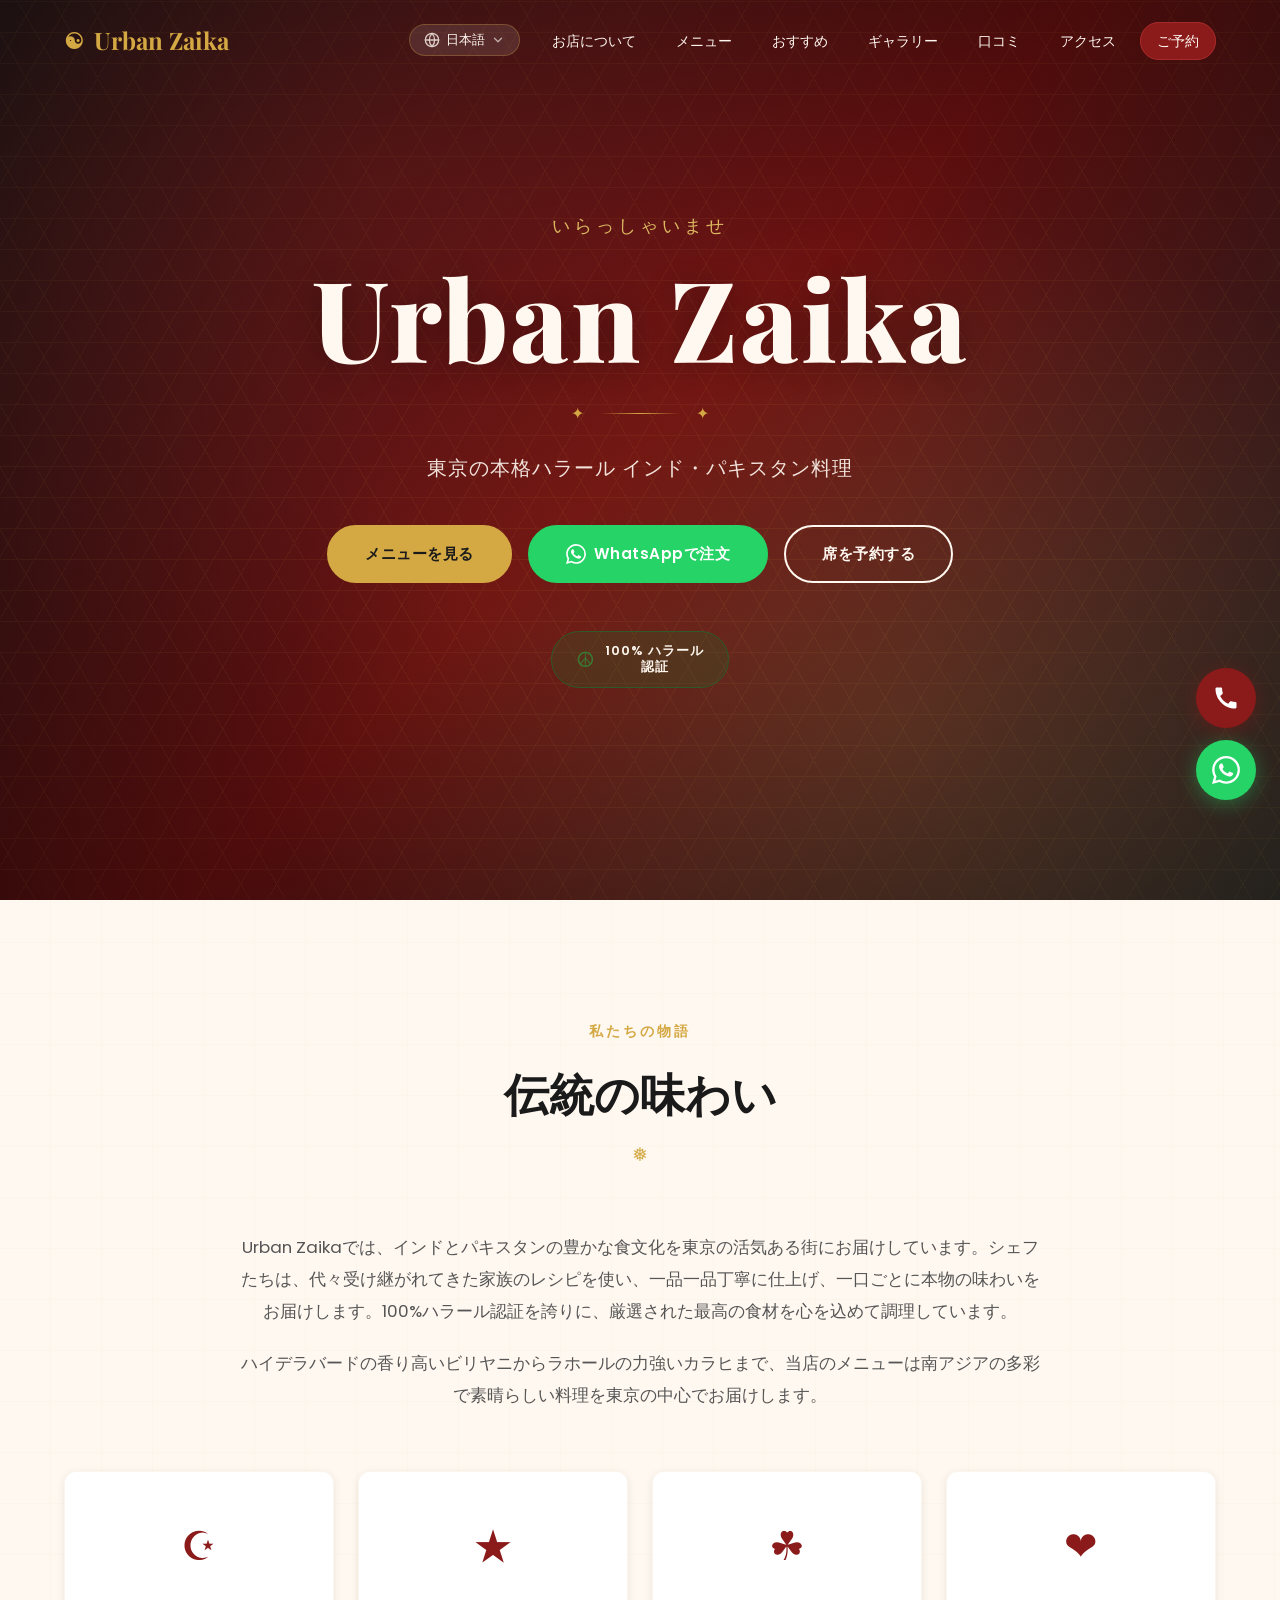
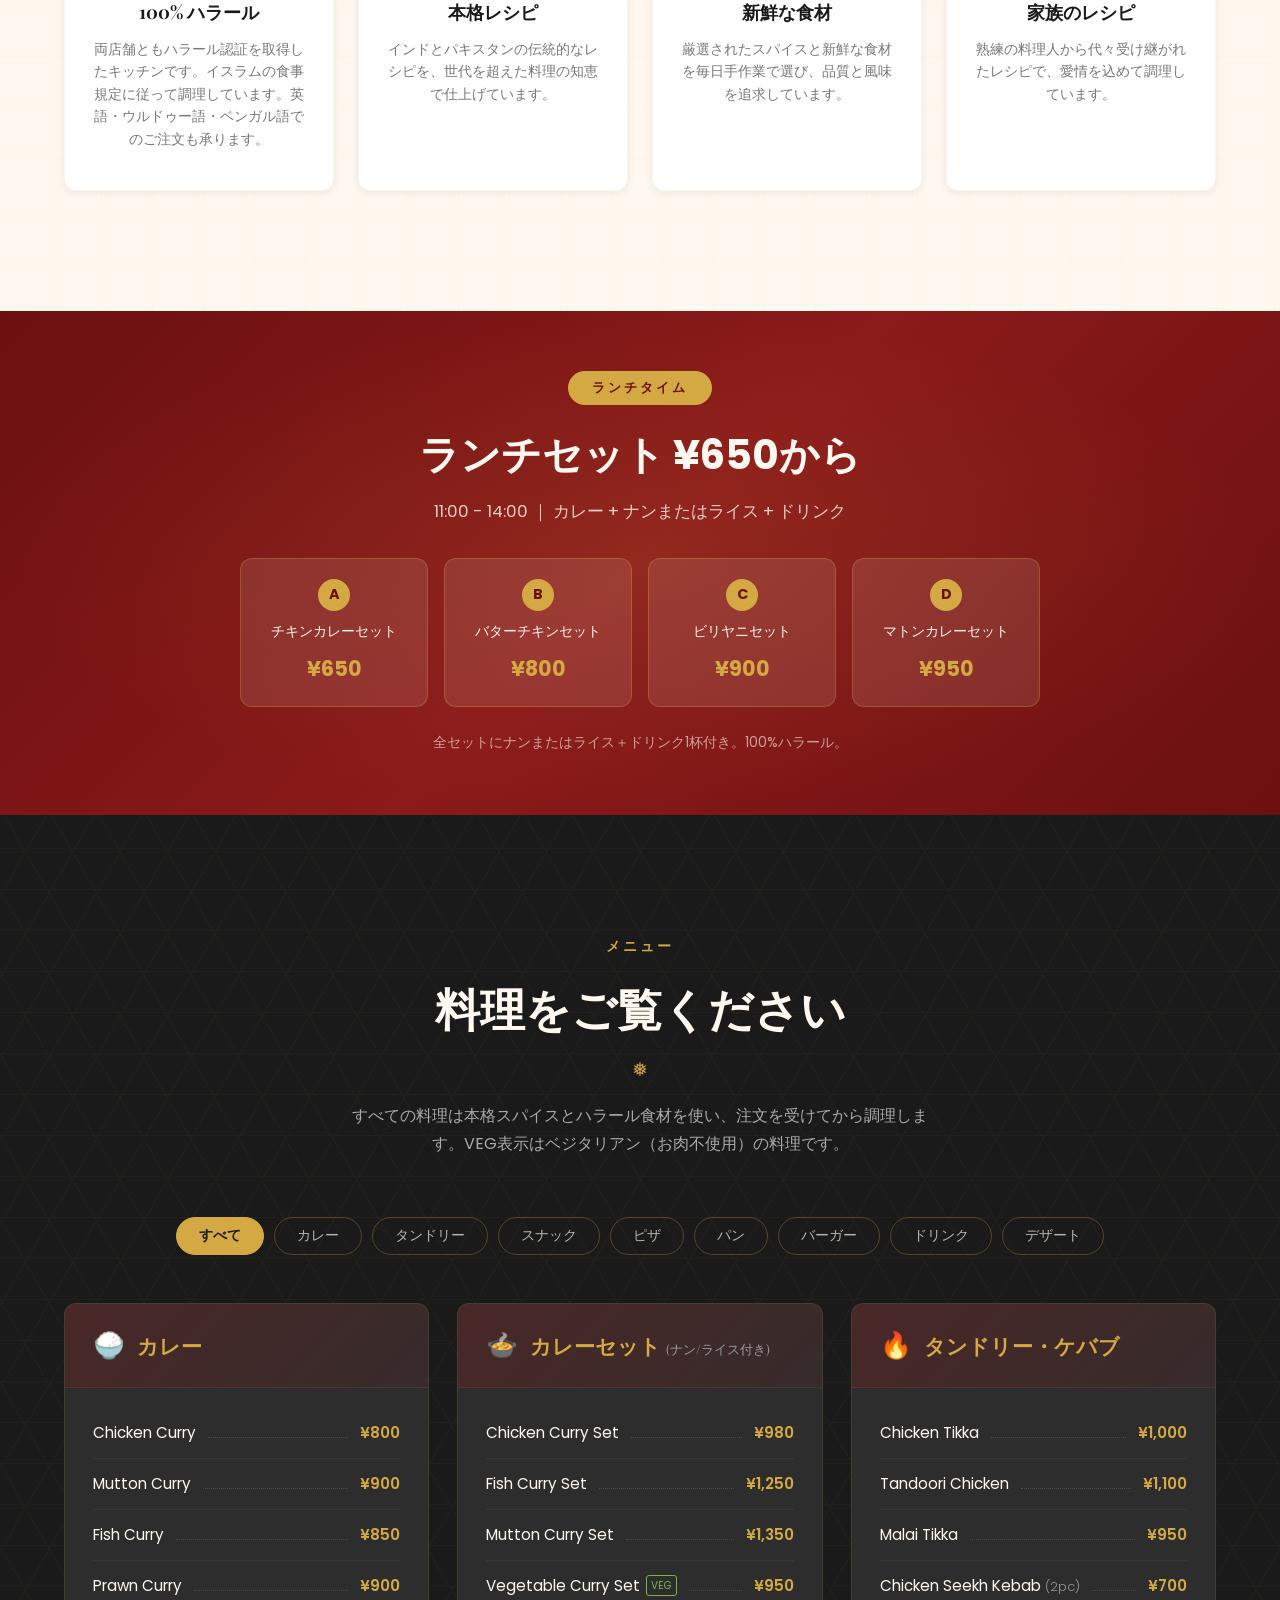
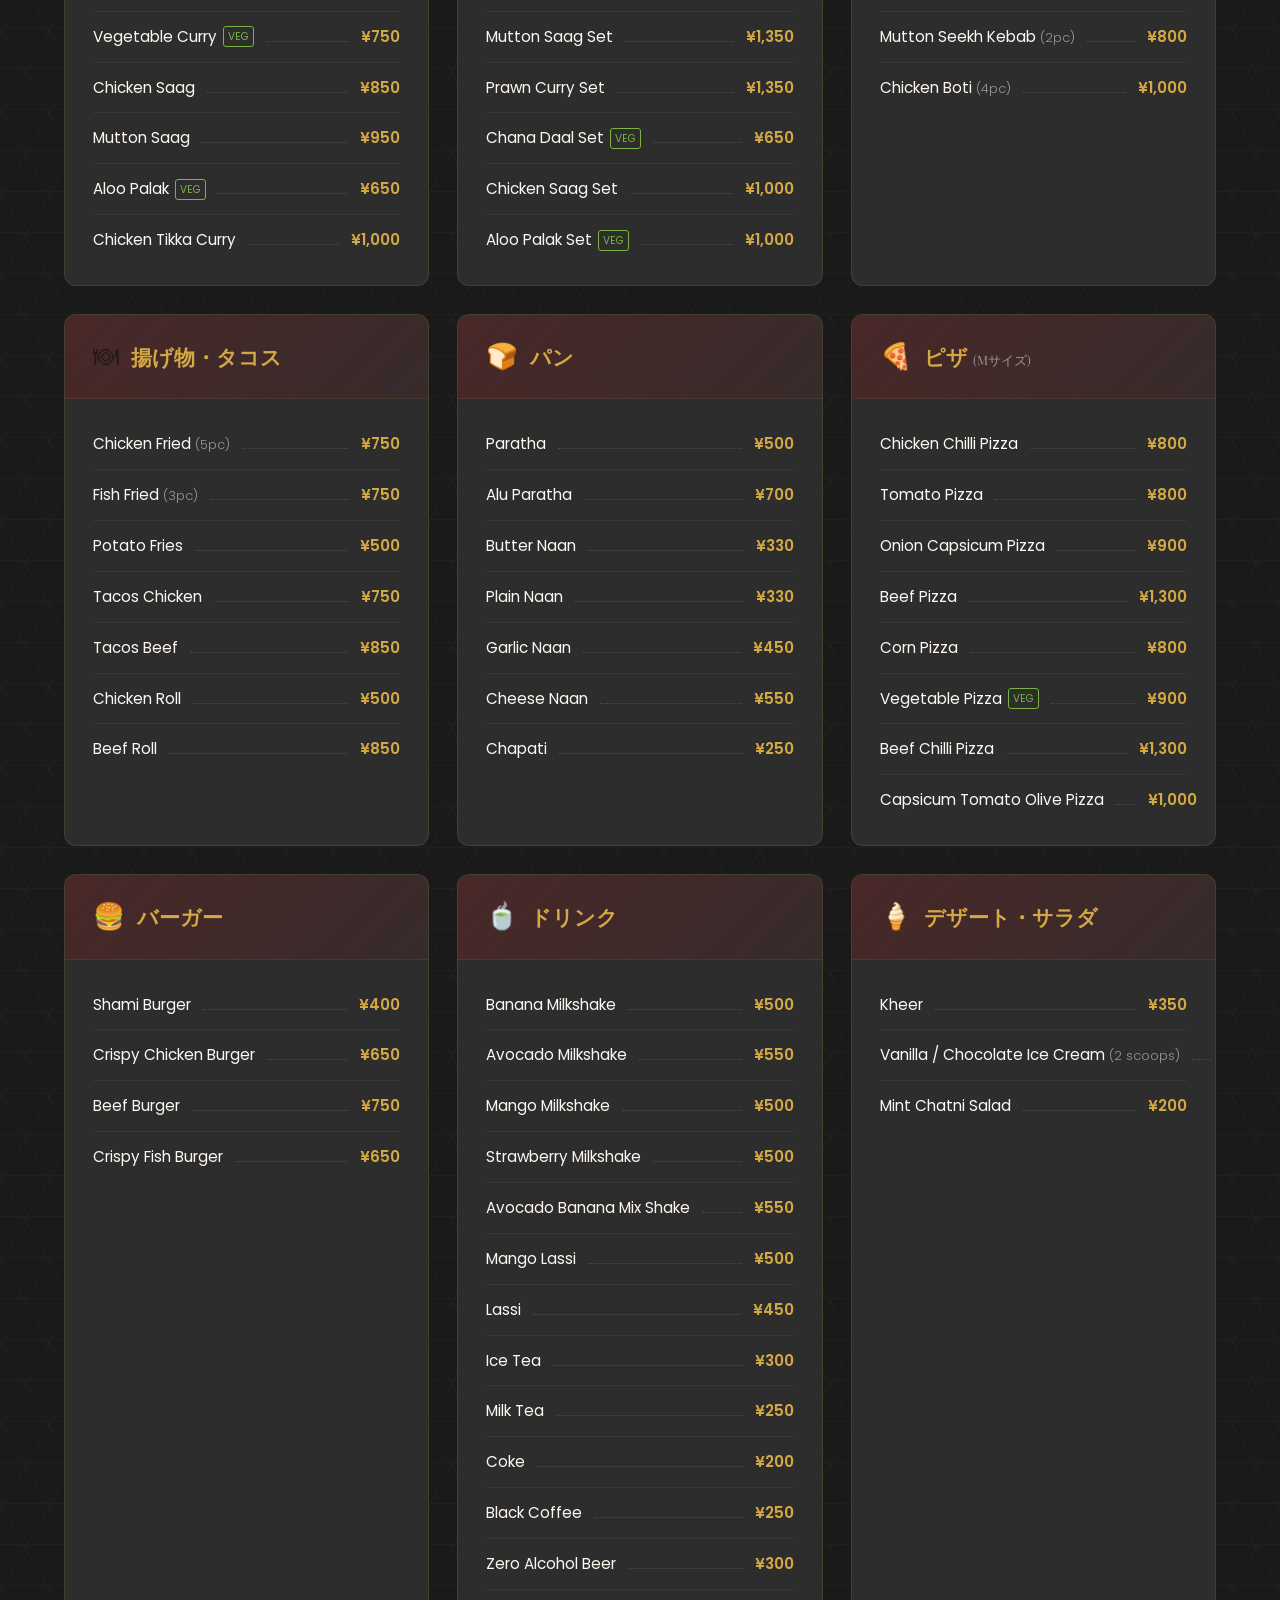
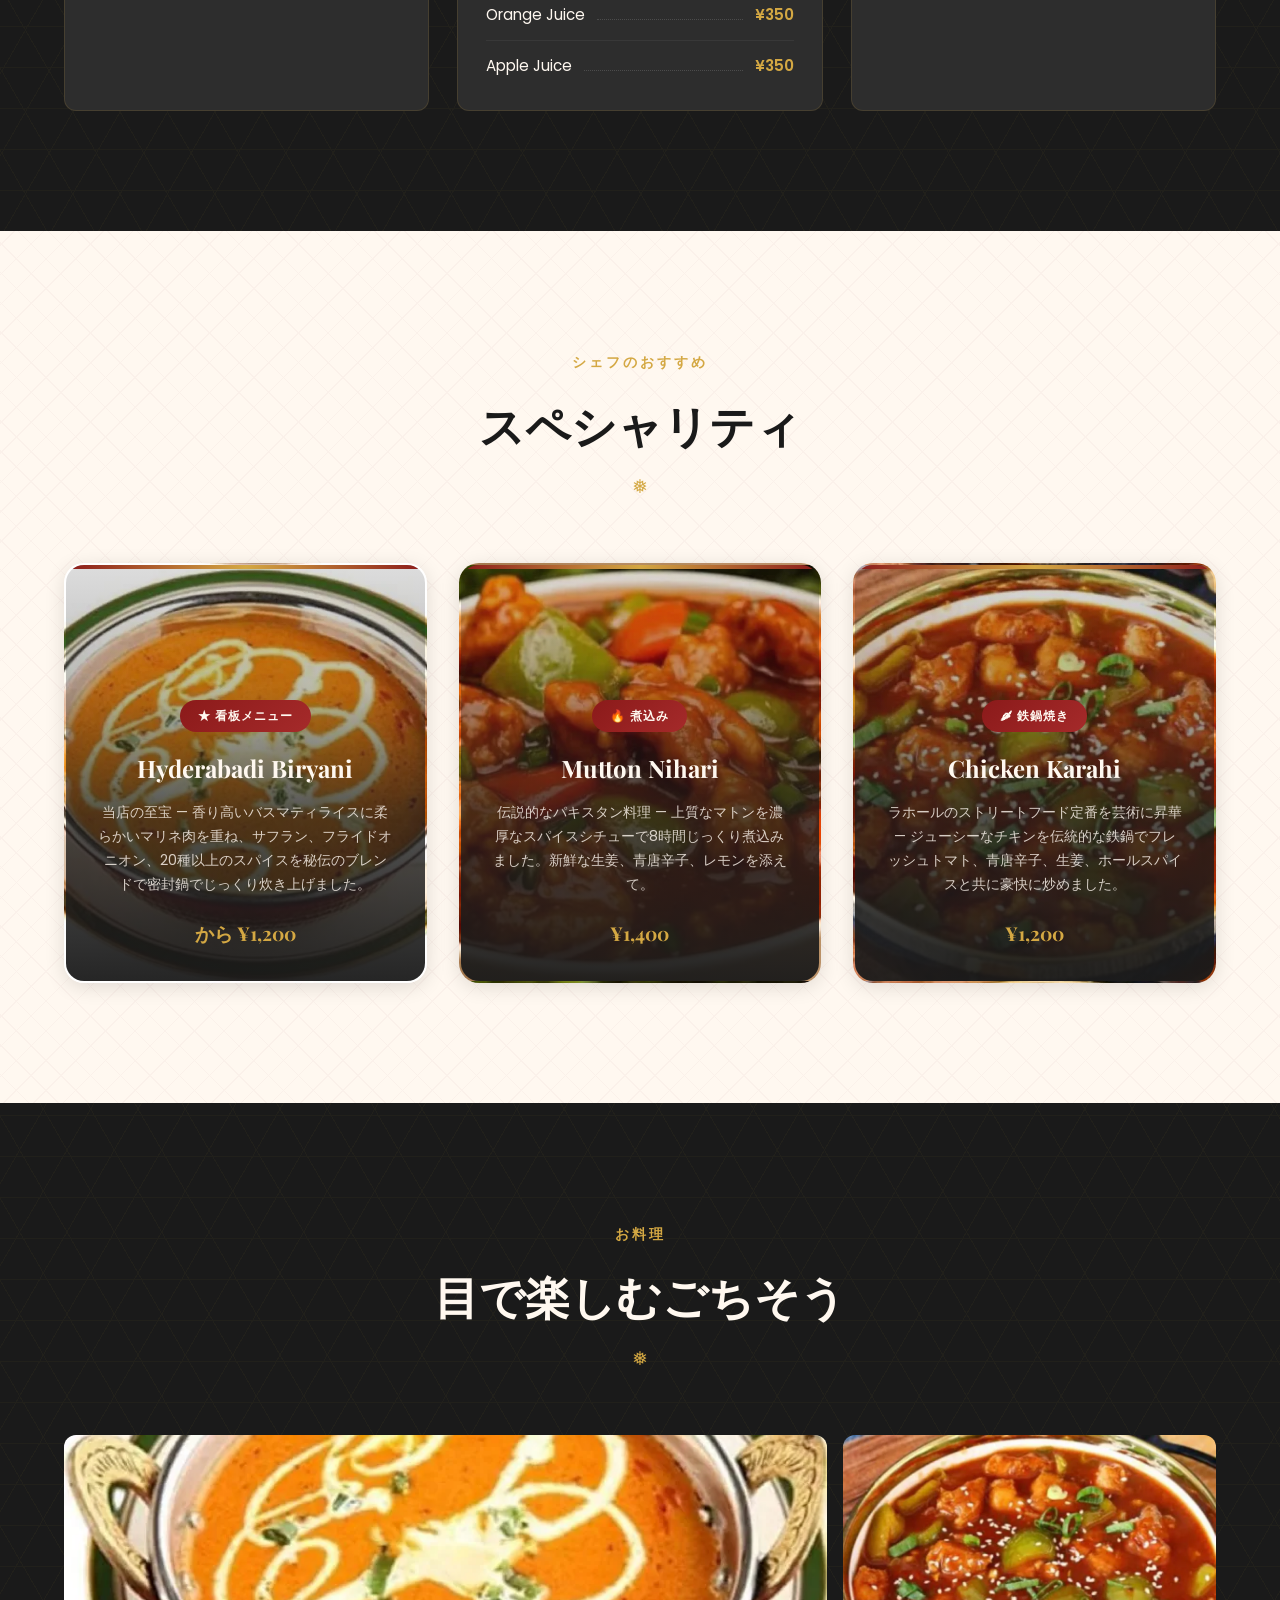
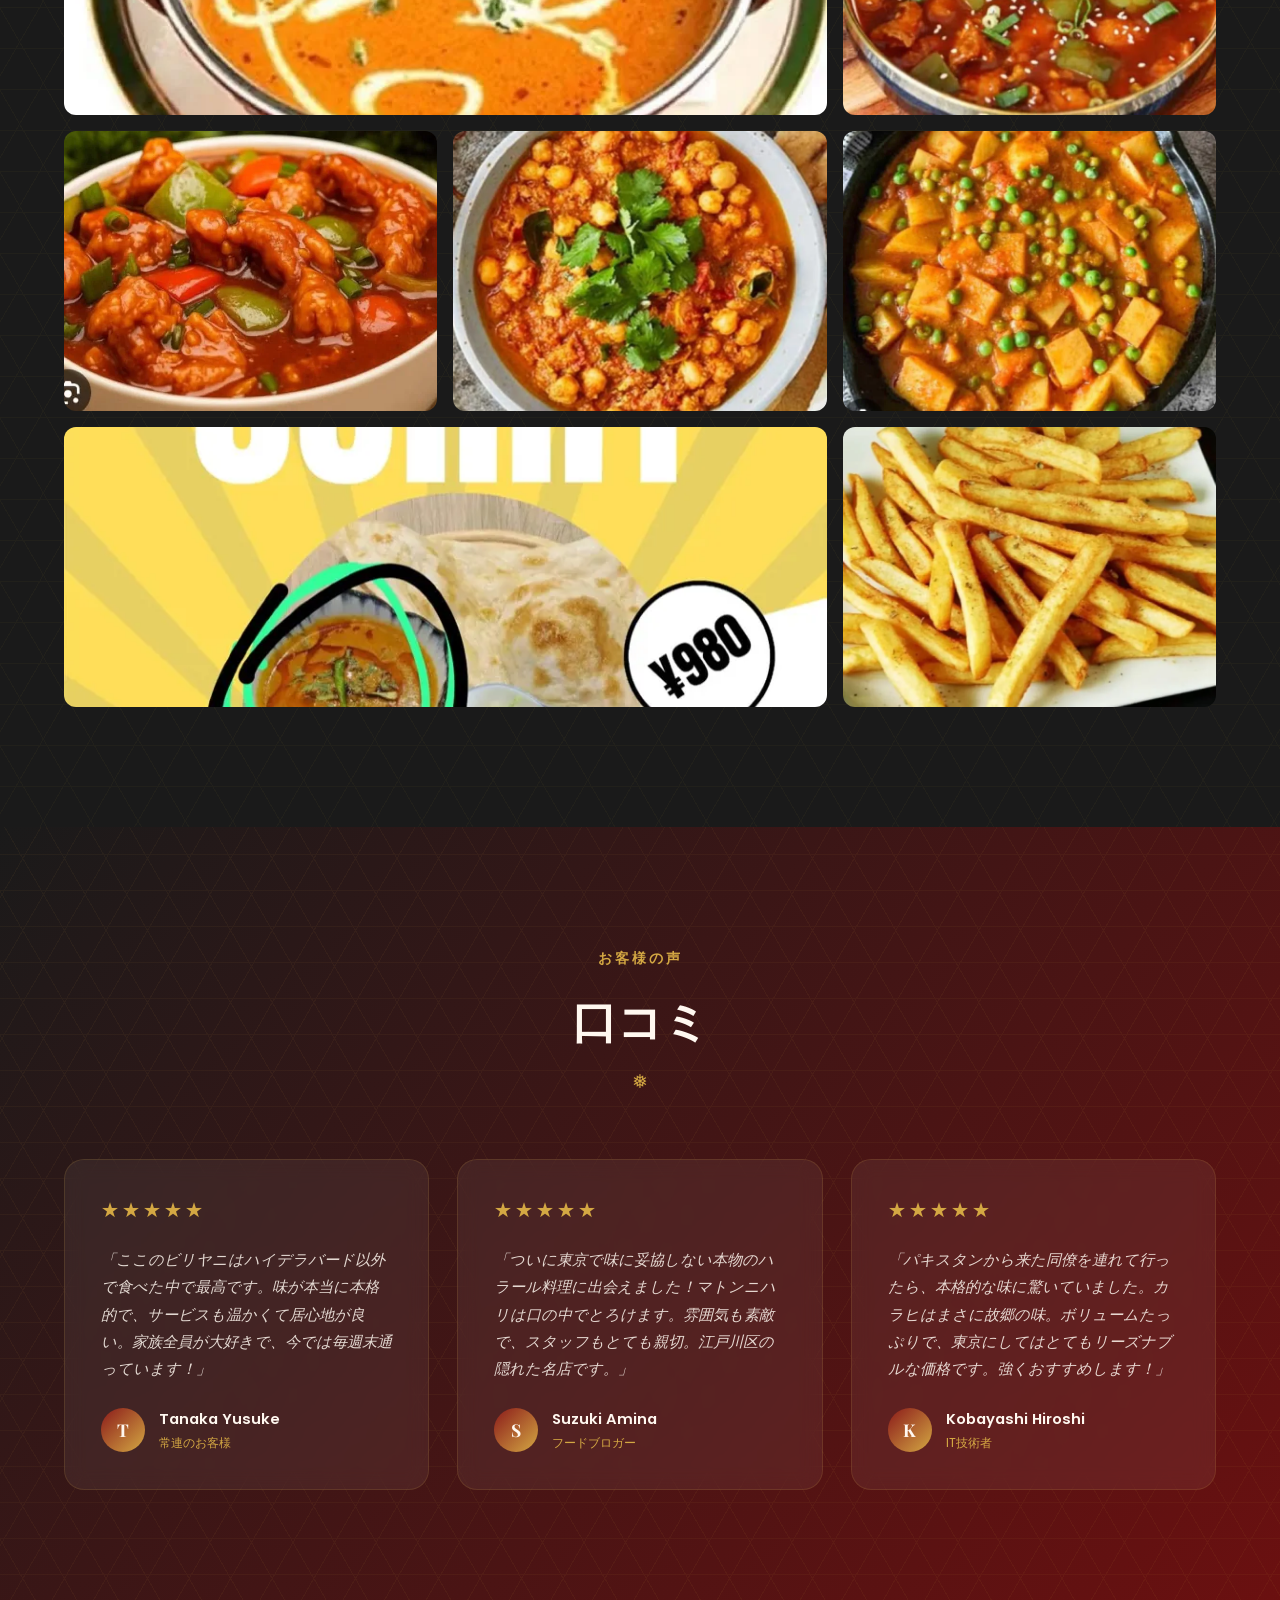
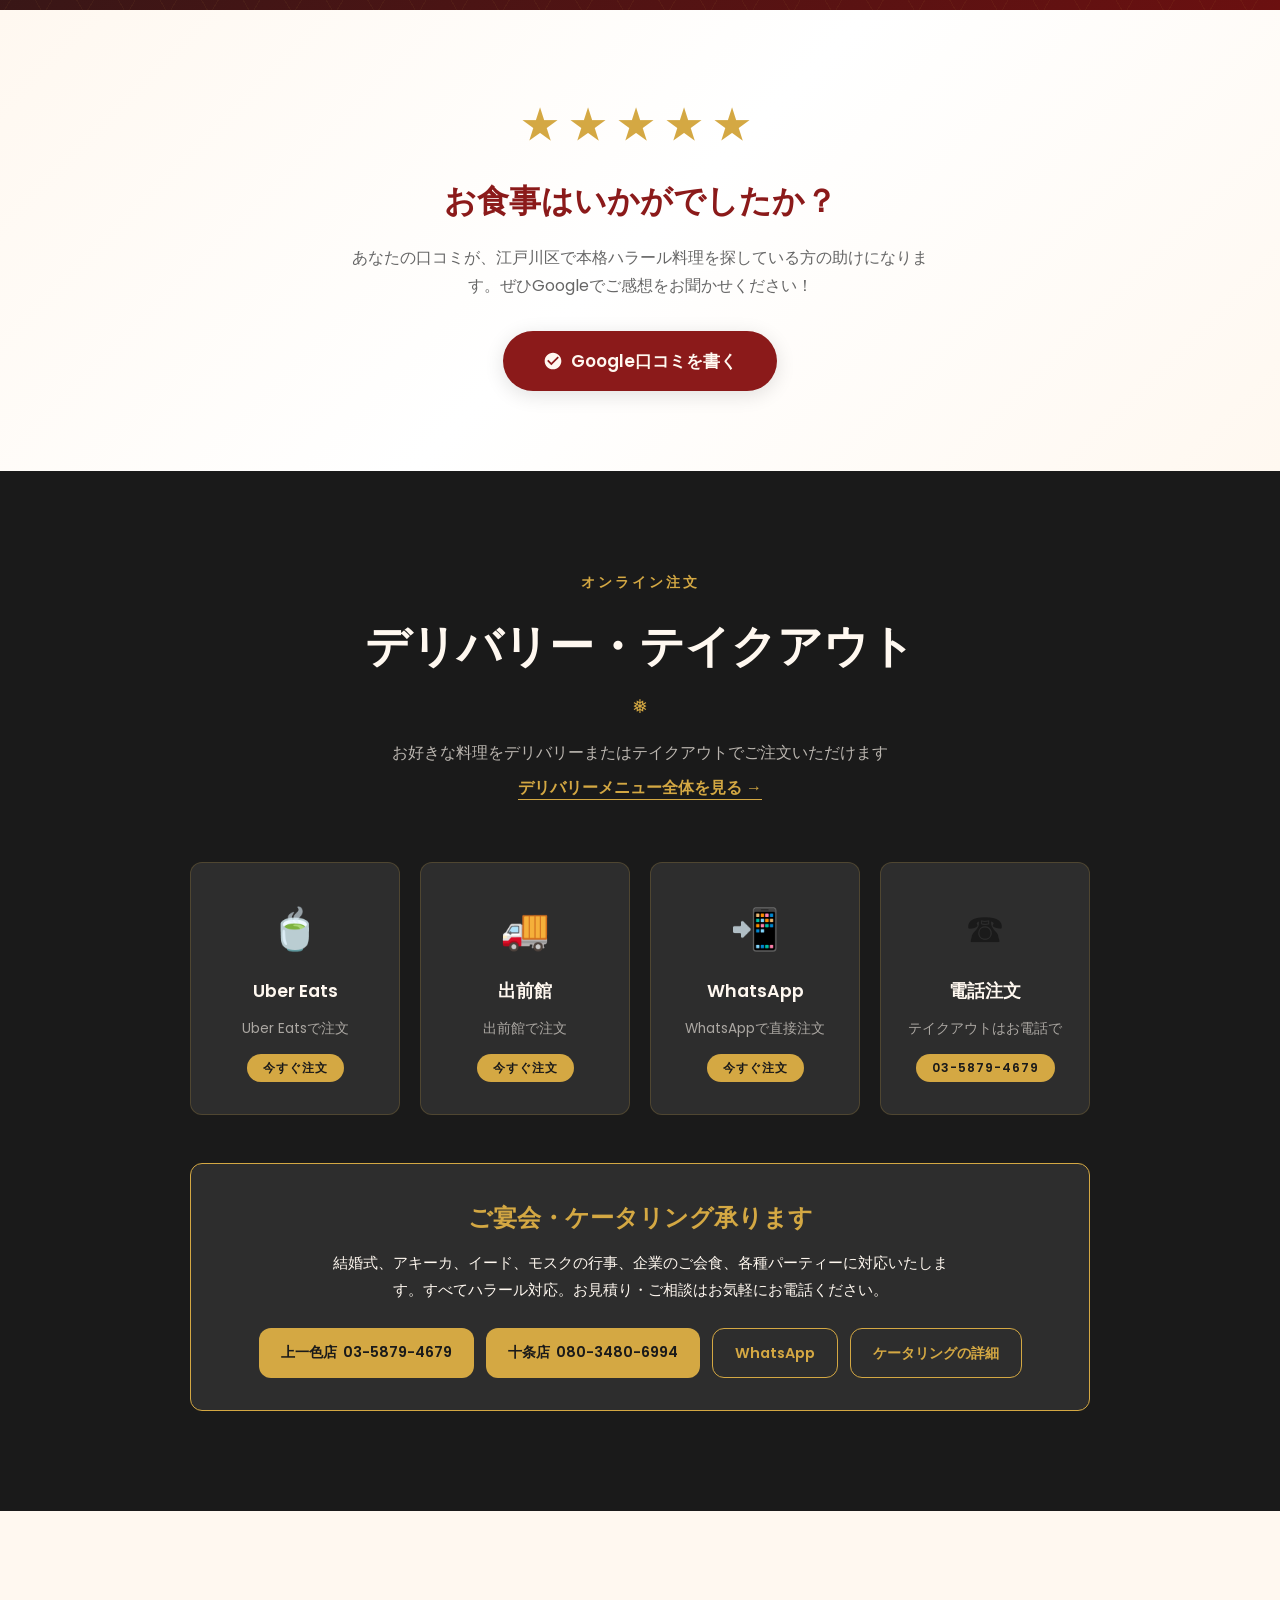
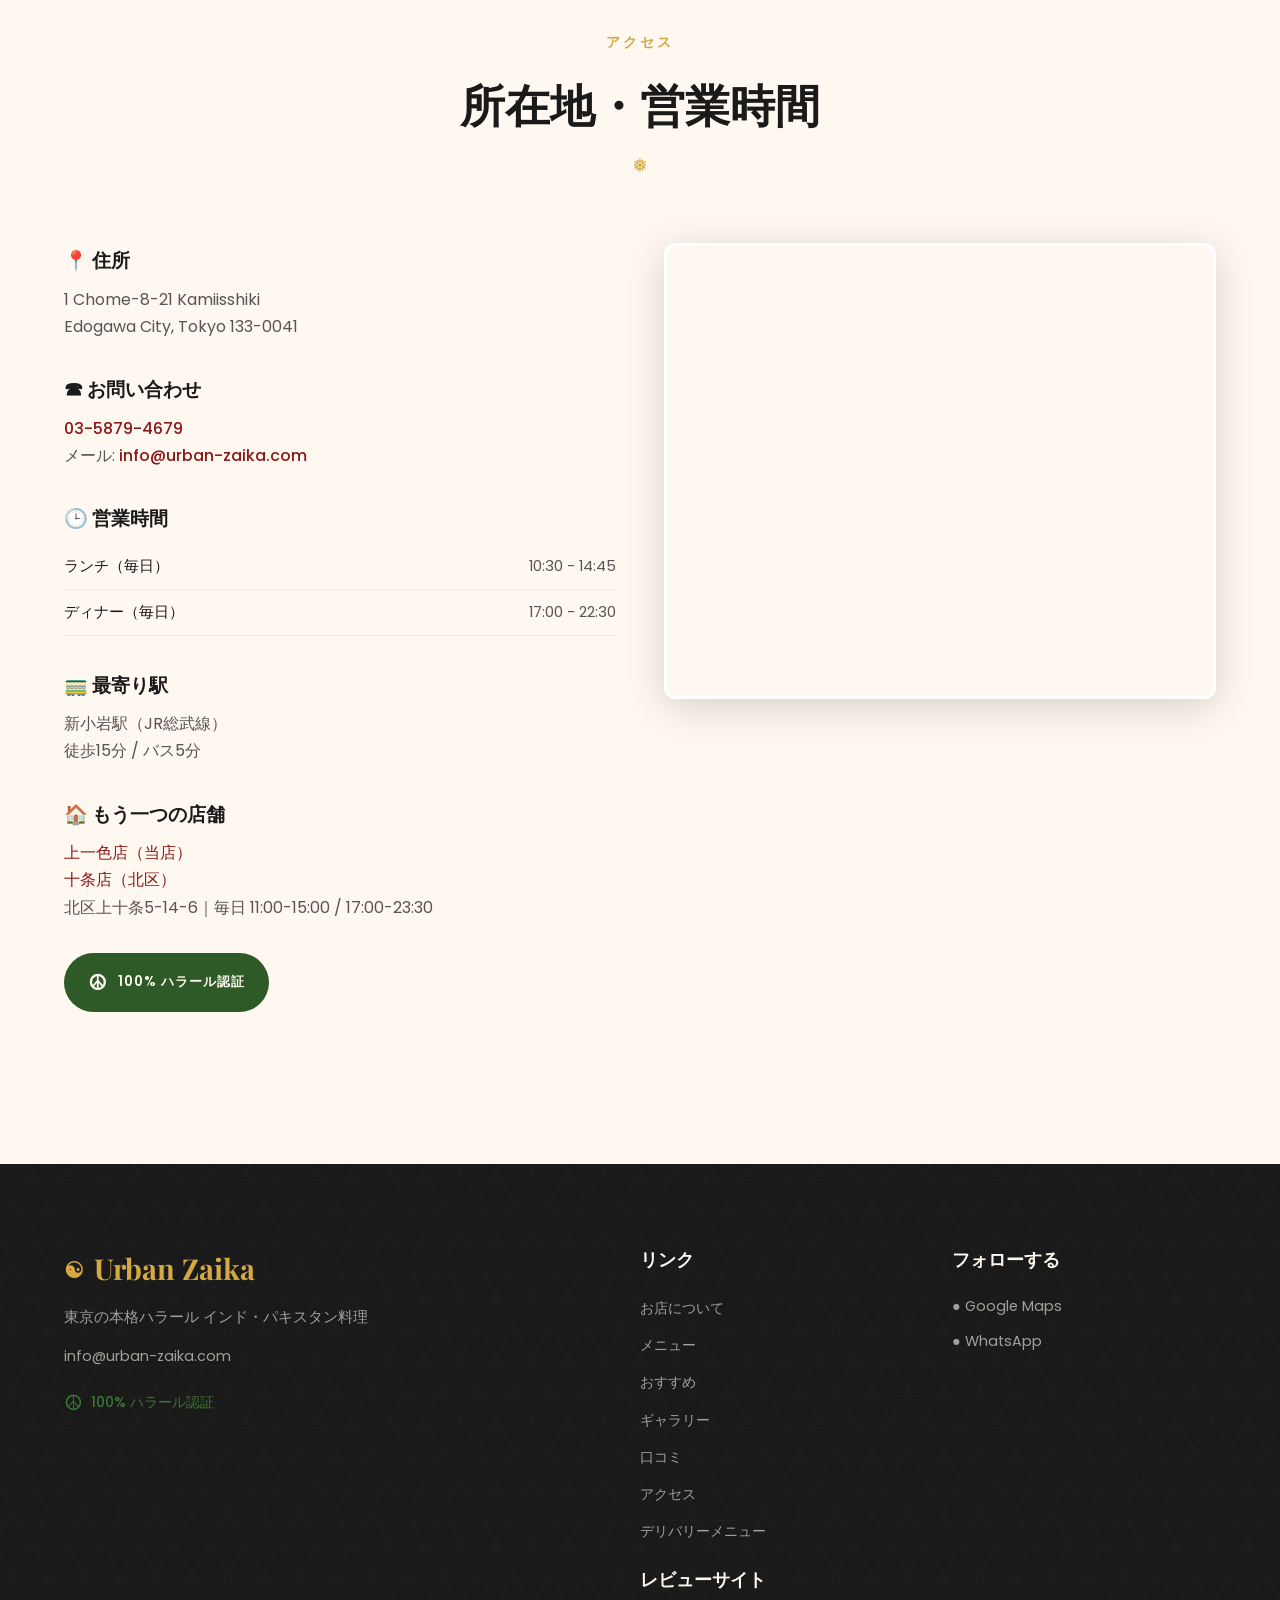
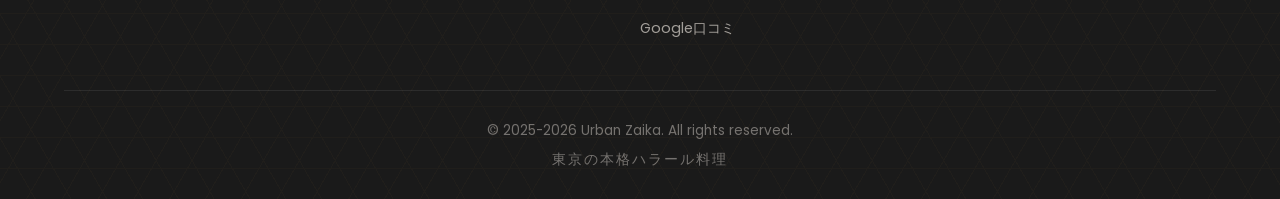
<file: index.html>
<!DOCTYPE html>
<html lang="ja">
<head>
  <meta charset="UTF-8">

  <!-- Google tag (gtag.js) - deferred -->
  <script async defer src="https://www.googletagmanager.com/gtag/js?id=G-XFYZQ5NKZN"></script>
  <script>
    window.dataLayer = window.dataLayer || [];
    function gtag(){dataLayer.push(arguments);}
    gtag('js', new Date());
    gtag('config', 'G-XFYZQ5NKZN');
  </script>
  <meta name="viewport" content="width=device-width, initial-scale=1.0">
  <title>Urban Zaika 上一色店｜ハラルインド・パキスタン料理｜小岩・新小岩・江戸川区</title>
  <meta name="description" content="小岩・新小岩エリア、江戸川区上一色のハラル認証レストラン Urban Zaika。ビリヤニ、バターチキン、カラヒ、焼きたてナン、ケバブ。ランチセット¥650から、ランチ10:30-14:45／ディナー17:00-22:30 毎日営業。テイクアウト・デリバリー対応。Halal Indian &amp; Pakistani restaurant in Edogawa, Tokyo — English menu, halal food near you.">
  <meta name="keywords" content="ハラルレストラン 東京, ハラル 江戸川区, ハラル 小岩, インドカレー 小岩, インドカレー 新小岩, カレー 江戸川区, ビリヤニ 東京, ケバブ 東京, パキスタン料理 東京, ハラル認証, ランチ 小岩, テイクアウト インドカレー, Urban Zaika, アーバンザイカ, halal restaurant Tokyo, halal food near me, halal restaurant near me, indian restaurant near me, pakistani restaurant Tokyo, biryani Tokyo, kebab Tokyo, ベジタリアン インドカレー, ベジタリアン 東京, ベジタリアン 江戸川区, ベジカレー, vegetarian indian restaurant Tokyo, vegetarian curry Tokyo, ベンガル語 レストラン 東京, bengali speaking restaurant tokyo, ハラル ベンガル, ケータリング 東京, ハラル ケータリング, 宴会 インド料理, パーティー 料理 配達, halal catering Tokyo, indian catering Tokyo">

  <!-- hreflang intentionally omitted: single-URL site (client-side language toggle).
       Valid hreflang requires distinct URLs per locale; re-add if per-locale paths are introduced. -->

  <!-- Canonical -->
  <link rel="canonical" href="https://urban-zaika.com/">

  <!-- Geo Tags -->
  <meta name="geo.region" content="JP-13">
  <meta name="geo.placename" content="Edogawa, Tokyo">
  <meta name="geo.position" content="35.7229072;139.8737767">
  <meta name="ICBM" content="35.7229072, 139.8737767">

  <!-- Open Graph -->
  <meta property="og:title" content="Urban Zaika｜ハラルインド・パキスタン料理｜東京都江戸川区">
  <meta property="og:description" content="東京都江戸川区上一色の本格ハラル認証インド・パキスタン料理レストラン。ビリヤニ、バターチキン、カラヒ、焼きたてナン。ランチ10:30〜14:45／ディナー17:00〜22:30、毎日営業。">
  <meta property="og:type" content="restaurant">
  <meta property="og:url" content="https://urban-zaika.com/">
  <meta property="og:image" content="https://urban-zaika.com/images/butter-chicken.webp">
  <meta property="og:image:width" content="800">
  <meta property="og:image:height" content="600">
  <meta property="og:locale" content="ja_JP">
  <meta property="og:locale:alternate" content="en_US">
  <meta property="og:site_name" content="Urban Zaika">

  <!-- Structured Data (JSON-LD) -->
  <script type="application/ld+json">
  {
    "@context": "https://schema.org",
    "@type": "Restaurant",
    "name": "Urban Zaika（アーバンザイカ）",
    "alternateName": "アーバンザイカ",
    "description": "東京都江戸川区上一色のハラル認証インド・パキスタン料理レストラン。Authentic Halal Indian & Pakistani Cuisine in Tokyo.",
    "url": "https://urban-zaika.com",
    "telephone": "+81-3-5879-4679",
    "email": "info@urban-zaika.com",
    "address": {
      "@type": "PostalAddress",
      "streetAddress": "上一色1丁目8-21",
      "addressLocality": "江戸川区",
      "addressRegion": "東京都",
      "postalCode": "133-0041",
      "addressCountry": "JP"
    },
    "geo": {
      "@type": "GeoCoordinates",
      "latitude": "35.7229072",
      "longitude": "139.8737767"
    },
    "servesCuisine": ["インド料理", "パキスタン料理", "ハラル", "Indian", "Pakistani", "Halal"],
    "priceRange": "$$",
    "openingHoursSpecification": [
      {
        "@type": "OpeningHoursSpecification",
        "dayOfWeek": ["Monday", "Tuesday", "Wednesday", "Thursday", "Friday", "Saturday", "Sunday"],
        "opens": "10:30",
        "closes": "14:45"
      },
      {
        "@type": "OpeningHoursSpecification",
        "dayOfWeek": ["Monday", "Tuesday", "Wednesday", "Thursday", "Friday", "Saturday", "Sunday"],
        "opens": "17:00",
        "closes": "22:30"
      }
    ],
    "image": "https://urban-zaika.com/images/butter-chicken.webp",
    "menu": "#menu",
    "acceptsReservations": "True",
    "hasMap": "https://www.google.com/maps/place/Urban+Zaika+(Halal+Resturant)/@35.7229072,139.8737767"
  }
  </script>

  <!-- Google Fonts (non-blocking) -->
  <link rel="preconnect" href="https://fonts.googleapis.com">
  <link rel="preconnect" href="https://fonts.gstatic.com" crossorigin>
  <link rel="preload" as="style" href="https://fonts.googleapis.com/css2?family=Playfair+Display:ital,wght@0,400;0,600;0,700;0,800;1,400;1,600&family=Poppins:wght@300;400;500;600;700&display=swap">
  <link href="https://fonts.googleapis.com/css2?family=Playfair+Display:ital,wght@0,400;0,600;0,700;0,800;1,400;1,600&family=Poppins:wght@300;400;500;600;700&display=swap" rel="stylesheet" media="print" onload="this.media='all'">
  <link rel="preload" as="style" href="https://fonts.googleapis.com/css2?family=Noto+Nastaliq+Urdu:wght@400;500;600;700&display=swap">
  <link href="https://fonts.googleapis.com/css2?family=Noto+Nastaliq+Urdu:wght@400;500;600;700&display=swap" rel="stylesheet" media="print" onload="this.media='all'">
  <noscript>
    <link href="https://fonts.googleapis.com/css2?family=Playfair+Display:ital,wght@0,400;0,600;0,700;0,800;1,400;1,600&family=Poppins:wght@300;400;500;600;700&display=swap" rel="stylesheet">
    <link href="https://fonts.googleapis.com/css2?family=Noto+Nastaliq+Urdu:wght@400;500;600;700&display=swap" rel="stylesheet">
  </noscript>

  <link rel="stylesheet" href="style.css">
  <link rel="dns-prefetch" href="https://www.google.com">
  <link rel="dns-prefetch" href="https://www.googletagmanager.com">
</head>
<body>

  <!-- Navigation -->
  <nav class="navbar" id="navbar">
    <div class="nav-container">
      <a href="#hero" class="nav-logo">
        <span class="logo-icon">&#9775;</span>
        <span class="logo-text">Urban Zaika</span>
      </a>
      <div class="lang-dropdown" id="langDropdown">
        <button class="lang-dropdown-btn" id="langDropdownBtn" aria-label="Select language" aria-expanded="false">
          <svg class="lang-globe-icon" viewBox="0 0 24 24" width="16" height="16" fill="none" stroke="currentColor" stroke-width="2" stroke-linecap="round" stroke-linejoin="round"><circle cx="12" cy="12" r="10"/><line x1="2" y1="12" x2="22" y2="12"/><path d="M12 2a15.3 15.3 0 0 1 4 10 15.3 15.3 0 0 1-4 10 15.3 15.3 0 0 1-4-10 15.3 15.3 0 0 1 4-10z"/></svg>
          <span class="lang-current" id="langCurrent">日本語</span>
          <svg class="lang-chevron" viewBox="0 0 24 24" width="14" height="14" fill="none" stroke="currentColor" stroke-width="2.5" stroke-linecap="round" stroke-linejoin="round"><polyline points="6 9 12 15 18 9"/></svg>
        </button>
        <ul class="lang-menu" id="langMenu">
          <li class="lang-option" data-lang="en"><span class="lang-flag">EN</span> English</li>
          <li class="lang-option active" data-lang="ja"><span class="lang-flag">JP</span> 日本語</li>
          <li class="lang-option" data-lang="ur"><span class="lang-flag">UR</span> اردو</li>
        </ul>
      </div>
      <button class="nav-toggle" id="navToggle" aria-label="Toggle navigation menu">
        <span class="hamburger"></span>
      </button>
      <ul class="nav-menu" id="navMenu">
        <li><a href="#about" class="nav-link"><span data-en="About" data-ja="お店について" data-ur="ہمارے بارے میں">お店について</span></a></li>
        <li><a href="#menu" class="nav-link"><span data-en="Menu" data-ja="メニュー" data-ur="مینو">メニュー</span></a></li>
        <li><a href="#specialties" class="nav-link"><span data-en="Specialties" data-ja="おすすめ" data-ur="خصوصیات">おすすめ</span></a></li>
        <li><a href="#gallery" class="nav-link"><span data-en="Gallery" data-ja="ギャラリー" data-ur="گیلری">ギャラリー</span></a></li>
        <li><a href="#testimonials" class="nav-link"><span data-en="Reviews" data-ja="口コミ" data-ur="جائزے">口コミ</span></a></li>
        <li><a href="#location" class="nav-link"><span data-en="Location" data-ja="アクセス" data-ur="مقام">アクセス</span></a></li>
        <li><a href="#location" class="nav-link nav-cta"><span data-en="Reserve" data-ja="ご予約" data-ur="بکنگ">ご予約</span></a></li>
      </ul>
    </div>
  </nav>

  <!-- Hero Section -->
  <section class="hero" id="hero">
    <div class="hero-pattern"></div>
    <div class="hero-overlay"></div>
    <div class="hero-content">
      <div class="hero-welcome"><span data-en="Welcome" data-ja="いらっしゃいませ" data-ur="خوش آمدید">いらっしゃいませ</span></div>
      <h1 class="hero-title">Urban Zaika</h1>
      <div class="hero-divider">
        <span class="divider-ornament">&#10022;</span>
        <span class="divider-line"></span>
        <span class="divider-ornament">&#10022;</span>
      </div>
      <p class="hero-tagline"><span data-en="Authentic Halal Indian & Pakistani Cuisine in Tokyo" data-ja="東京の本格ハラール インド・パキスタン料理" data-ur="ٹوکیو میں مستند حلال ہندوستانی اور پاکستانی کھانے">東京の本格ハラール インド・パキスタン料理</span></p>
      <div class="hero-buttons">
        <a href="#menu" class="btn btn-primary"><span data-en="View Menu" data-ja="メニューを見る" data-ur="مینو دیکھیں">メニューを見る</span></a>
        <a href="https://wa.me/819066582838?text=Hi%2C%20I%27d%20like%20to%20place%20an%20order" class="btn btn-whatsapp" target="_blank" rel="noopener" onclick="gtag('event','click_cta',{cta:'hero_whatsapp'})">
          <svg class="wa-icon-inline" viewBox="0 0 24 24" width="20" height="20" fill="currentColor"><path d="M17.472 14.382c-.297-.149-1.758-.867-2.03-.967-.273-.099-.471-.148-.67.15-.197.297-.767.966-.94 1.164-.173.199-.347.223-.644.075-.297-.15-1.255-.463-2.39-1.475-.883-.788-1.48-1.761-1.653-2.059-.173-.297-.018-.458.13-.606.134-.133.298-.347.446-.52.149-.174.198-.298.298-.497.099-.198.05-.371-.025-.52-.075-.149-.669-1.612-.916-2.207-.242-.579-.487-.5-.669-.51-.173-.008-.371-.01-.57-.01-.198 0-.52.074-.792.372-.272.297-1.04 1.016-1.04 2.479 0 1.462 1.065 2.875 1.213 3.074.149.198 2.096 3.2 5.077 4.487.709.306 1.262.489 1.694.625.712.227 1.36.195 1.871.118.571-.085 1.758-.719 2.006-1.413.248-.694.248-1.289.173-1.413-.074-.124-.272-.198-.57-.347m-5.421 7.403h-.004a9.87 9.87 0 01-5.031-1.378l-.361-.214-3.741.982.998-3.648-.235-.374a9.86 9.86 0 01-1.51-5.26c.001-5.45 4.436-9.884 9.888-9.884 2.64 0 5.122 1.03 6.988 2.898a9.825 9.825 0 012.893 6.994c-.003 5.45-4.437 9.884-9.885 9.884m8.413-18.297A11.815 11.815 0 0012.05 0C5.495 0 .16 5.335.157 11.892c0 2.096.547 4.142 1.588 5.945L.057 24l6.305-1.654a11.882 11.882 0 005.683 1.448h.005c6.554 0 11.89-5.335 11.893-11.893a11.821 11.821 0 00-3.48-8.413z"/></svg>
          <span data-en="WhatsApp Order" data-ja="WhatsAppで注文" data-ur="واٹس ایپ آرڈر">WhatsAppで注文</span>
        </a>
        <a href="#location" class="btn btn-secondary"><span data-en="Reserve a Table" data-ja="席を予約する" data-ur="ٹیبل بک کریں">席を予約する</span></a>
      </div>
      <div class="halal-badge-hero">
        <div class="halal-badge">
          <span class="halal-icon">&#9774;</span>
          <span class="halal-text"><span data-en="100% Halal&#10;Certified" data-ja="100% ハラール&#10;認証" data-ur="100% حلال تصدیق شدہ">100% ハラール<br>認証</span></span>
        </div>
      </div>
    </div>
  </section>

  <!-- About Section -->
  <section class="about" id="about">
    <div class="container">
      <div class="section-header fade-in">
        <span class="section-subtitle"><span data-en="Our Story" data-ja="私たちの物語" data-ur="ہماری کہانی">私たちの物語</span></span>
        <h2 class="section-title"><span data-en="A Tradition of Flavor" data-ja="伝統の味わい" data-ur="ذائقے کی روایت">伝統の味わい</span></h2>
        <div class="title-ornament">&#10053;</div>
      </div>
      <div class="about-content fade-in">
        <p class="about-text">
          <span data-en="At Urban Zaika, we bring the rich culinary heritage of India and Pakistan to the vibrant streets of Tokyo. Our chefs craft each dish using time-honored family recipes passed down through generations, ensuring every bite is an authentic journey of flavor. We are proudly 100% halal certified, using only the finest ingredients sourced with care and prepared with devotion." data-ja="Urban Zaikaでは、インドとパキスタンの豊かな食文化を東京の活気ある街にお届けしています。シェフたちは、代々受け継がれてきた家族のレシピを使い、一品一品丁寧に仕上げ、一口ごとに本物の味わいをお届けします。100%ハラール認証を誇りに、厳選された最高の食材を心を込めて調理しています。" data-ur="اربن ذائقہ میں، ہم ہندوستان اور پاکستان کی بھرپور کھانے کی وراثت کو ٹوکیو کی جاندار گلیوں میں لاتے ہیں۔ ہمارے شیف نسلوں سے چلے آنے والے خاندانی نسخوں کا استعمال کرتے ہوئے ہر پکوان تیار کرتے ہیں، اس بات کو یقینی بناتے ہوئے کہ ہر لقمہ ذائقے کا ایک مستند سفر ہے۔ ہمیں فخر ہے کہ ہم 100% حلال تصدیق شدہ ہیں، صرف بہترین اجزاء کا استعمال کرتے ہیں جو احتیاط سے حاصل کیے جاتے ہیں اور عقیدت سے تیار کیے جاتے ہیں۔">Urban Zaikaでは、インドとパキスタンの豊かな食文化を東京の活気ある街にお届けしています。シェフたちは、代々受け継がれてきた家族のレシピを使い、一品一品丁寧に仕上げ、一口ごとに本物の味わいをお届けします。100%ハラール認証を誇りに、厳選された最高の食材を心を込めて調理しています。</span>
        </p>
        <p class="about-text">
          <span data-en="From the aromatic biryanis of Hyderabad to the robust karahis of Lahore, our menu celebrates the diverse and extraordinary cuisines of the subcontinent &mdash; all in the heart of Tokyo." data-ja="ハイデラバードの香り高いビリヤニからラホールの力強いカラヒまで、当店のメニューは南アジアの多彩で素晴らしい料理を東京の中心でお届けします。" data-ur="حیدرآباد کی خوشبودار بریانی سے لے کر لاہور کی مضبوط کڑاہی تک، ہمارا مینو برصغیر کے متنوع اور غیر معمولی کھانوں کا جشن مناتا ہے — سب ٹوکیو کے دل میں۔">ハイデラバードの香り高いビリヤニからラホールの力強いカラヒまで、当店のメニューは南アジアの多彩で素晴らしい料理を東京の中心でお届けします。</span>
        </p>
      </div>
      <div class="features-grid">
        <div class="feature-card fade-in">
          <div class="feature-icon">&#9770;</div>
          <h3 class="feature-title"><span data-en="100% Halal" data-ja="100% ハラール" data-ur="100% حلال">100% ハラール</span></h3>
          <p class="feature-desc"><span data-en="A certified halal kitchen at both branches, cooking to Islamic dietary guidelines. Staff speak English, Urdu and Bengali." data-ja="両店舗ともハラール認証を取得したキッチンです。イスラムの食事規定に従って調理しています。英語・ウルドゥー語・ベンガル語でのご注文も承ります。" data-ur="دونوں برانچوں میں حلال تصدیق شدہ کچن۔ عملہ انگریزی، اردو اور بنگالی بولتا ہے۔ ہیں، اسلامی غذائی ہدایات کے مطابق تیار کیے جاتے ہیں۔">両店舗ともハラール認証を取得したキッチンです。イスラムの食事規定に従って調理しています。英語・ウルドゥー語・ベンガル語でのご注文も承ります。</span></p>
        </div>
        <div class="feature-card fade-in">
          <div class="feature-icon">&#9733;</div>
          <h3 class="feature-title"><span data-en="Authentic Recipes" data-ja="本格レシピ" data-ur="مستند نسخے">本格レシピ</span></h3>
          <p class="feature-desc"><span data-en="Traditional recipes from India and Pakistan, crafted with generations of culinary wisdom." data-ja="インドとパキスタンの伝統的なレシピを、世代を超えた料理の知恵で仕上げています。" data-ur="ہندوستان اور پاکستان کے روایتی نسخے، نسلوں کی پاکیزہ حکمت سے تیار کیے گئے۔">インドとパキスタンの伝統的なレシピを、世代を超えた料理の知恵で仕上げています。</span></p>
        </div>
        <div class="feature-card fade-in">
          <div class="feature-icon">&#9752;</div>
          <h3 class="feature-title"><span data-en="Fresh Ingredients" data-ja="新鮮な食材" data-ur="تازہ اجزاء">新鮮な食材</span></h3>
          <p class="feature-desc"><span data-en="Premium spices and the freshest produce, hand-selected daily for quality and flavor." data-ja="厳選されたスパイスと新鮮な食材を毎日手作業で選び、品質と風味を追求しています。" data-ur="عمدہ مصالحے اور تازہ ترین پیداوار، معیار اور ذائقے کے لیے روزانہ ہاتھ سے چنی جاتی ہیں۔">厳選されたスパイスと新鮮な食材を毎日手作業で選び、品質と風味を追求しています。</span></p>
        </div>
        <div class="feature-card fade-in">
          <div class="feature-icon">&#10084;</div>
          <h3 class="feature-title"><span data-en="Family Recipes" data-ja="家族のレシピ" data-ur="خاندانی نسخے">家族のレシピ</span></h3>
          <p class="feature-desc"><span data-en="Dishes lovingly prepared from recipes passed down through generations of master cooks." data-ja="熟練の料理人から代々受け継がれたレシピで、愛情を込めて調理しています。" data-ur="ماہر باورچیوں کی نسلوں سے چلے آنے والے نسخوں سے محبت سے تیار کیے گئے پکوان۔">熟練の料理人から代々受け継がれたレシピで、愛情を込めて調理しています。</span></p>
        </div>
      </div>
    </div>
  </section>

  <!-- Lunch Promotion Banner -->
  <section class="lunch-promo" id="lunch">
    <div class="container">
      <div class="lunch-promo-inner fade-in">
        <div class="lunch-promo-badge">
          <span data-en="LUNCH TIME" data-ja="ランチタイム" data-ur="لنچ ٹائم">ランチタイム</span>
        </div>
        <h2 class="lunch-promo-title">
          <span data-en="Lunch Sets from &yen;650" data-ja="ランチセット &yen;650から" data-ur="لنچ سیٹ ¥650 سے">ランチセット &yen;650から</span>
        </h2>
        <p class="lunch-promo-subtitle">
          <span data-en="11:00 - 14:00 | Curry + Naan or Rice + Drink" data-ja="11:00 - 14:00 ｜ カレー + ナンまたはライス + ドリンク" data-ur="11:00 - 14:00 | کری + نان یا چاول + مشروب">11:00 - 14:00 ｜ カレー + ナンまたはライス + ドリンク</span>
        </p>
        <div class="lunch-promo-sets">
          <div class="lunch-set-card">
            <span class="lunch-set-label">A</span>
            <span class="lunch-set-name"><span data-en="Chicken Curry Set" data-ja="チキンカレーセット" data-ur="چکن کری سیٹ">チキンカレーセット</span></span>
            <span class="lunch-set-price">&yen;650</span>
          </div>
          <div class="lunch-set-card">
            <span class="lunch-set-label">B</span>
            <span class="lunch-set-name"><span data-en="Butter Chicken Set" data-ja="バターチキンセット" data-ur="بٹر چکن سیٹ">バターチキンセット</span></span>
            <span class="lunch-set-price">&yen;800</span>
          </div>
          <div class="lunch-set-card">
            <span class="lunch-set-label">C</span>
            <span class="lunch-set-name"><span data-en="Biryani Set" data-ja="ビリヤニセット" data-ur="بریانی سیٹ">ビリヤニセット</span></span>
            <span class="lunch-set-price">&yen;900</span>
          </div>
          <div class="lunch-set-card">
            <span class="lunch-set-label">D</span>
            <span class="lunch-set-name"><span data-en="Mutton Curry Set" data-ja="マトンカレーセット" data-ur="مٹن کری سیٹ">マトンカレーセット</span></span>
            <span class="lunch-set-price">&yen;950</span>
          </div>
        </div>
        <p class="lunch-promo-note">
          <span data-en="All sets include naan or rice + 1 drink. 100% Halal." data-ja="全セットにナンまたはライス＋ドリンク1杯付き。100%ハラール。" data-ur="تمام سیٹ میں نان یا چاول + 1 مشروب شامل۔ 100% حلال۔">全セットにナンまたはライス＋ドリンク1杯付き。100%ハラール。</span>
        </p>
      </div>
    </div>
  </section>

  <!-- Menu Section -->
  <section class="menu-section" id="menu">
    <div class="container">
      <div class="section-header fade-in">
        <span class="section-subtitle"><span data-en="Our Menu" data-ja="メニュー" data-ur="ہمارا مینو">メニュー</span></span>
        <h2 class="section-title"><span data-en="Explore Our Dishes" data-ja="料理をご覧ください" data-ur="ہمارے پکوان دیکھیں">料理をご覧ください</span></h2>
        <div class="title-ornament">&#10053;</div>
        <p class="section-desc"><span data-en="Each dish is prepared fresh to order with authentic spices and halal ingredients. Dishes marked VEG are meat-free." data-ja="すべての料理は本格スパイスとハラール食材を使い、注文を受けてから調理します。VEG表示はベジタリアン（お肉不使用）の料理です。" data-ur="ہر پکوان مستند مصالحوں اور حلال اجزاء کے ساتھ تازہ تیار کیا جاتا ہے۔ VEG والے پکوان بغیر گوشت کے ہیں۔">すべての料理は本格スパイスとハラール食材を使い、注文を受けてから調理します。VEG表示はベジタリアン（お肉不使用）の料理です。</span></p>
      </div>

      <!-- Menu Category Filters -->
      <div class="menu-filters fade-in" id="menuFilters">
        <button class="filter-tab active" data-filter="all"><span data-en="All" data-ja="すべて" data-ur="سب">すべて</span></button>
        <button class="filter-tab" data-filter="curry"><span data-en="Curry" data-ja="カレー" data-ur="سالن">カレー</span></button>
        <button class="filter-tab" data-filter="tandoori"><span data-en="Tandoori" data-ja="タンドリー" data-ur="تندوری">タンドリー</span></button>
        <button class="filter-tab" data-filter="snacks"><span data-en="Snacks" data-ja="スナック" data-ur="ناشتے">スナック</span></button>
        <button class="filter-tab" data-filter="pizza"><span data-en="Pizza" data-ja="ピザ" data-ur="پیزا">ピザ</span></button>
        <button class="filter-tab" data-filter="breads"><span data-en="Breads" data-ja="パン" data-ur="روٹیاں">パン</span></button>
        <button class="filter-tab" data-filter="burgers"><span data-en="Burgers" data-ja="バーガー" data-ur="برگر">バーガー</span></button>
        <button class="filter-tab" data-filter="drinks"><span data-en="Drinks" data-ja="ドリンク" data-ur="مشروبات">ドリンク</span></button>
        <button class="filter-tab" data-filter="desserts"><span data-en="Desserts" data-ja="デザート" data-ur="میٹھے">デザート</span></button>
      </div>

      <div class="menu-grid">

        <!-- Curry -->
        <div class="menu-card fade-in" data-category="curry">
          <div class="menu-card-header">
            <span class="menu-card-icon">&#127834;</span>
            <h3 class="menu-card-title"><span data-en="Curry" data-ja="カレー" data-ur="سالن">カレー</span></h3>
          </div>
          <ul class="menu-items">
            <li class="menu-item">
              <span class="item-name">Chicken Curry</span>
              <span class="item-dots"></span>
              <span class="item-price">&yen;800</span>
            </li>
            <li class="menu-item">
              <span class="item-name">Mutton Curry</span>
              <span class="item-dots"></span>
              <span class="item-price">&yen;900</span>
            </li>
            <li class="menu-item">
              <span class="item-name">Fish Curry</span>
              <span class="item-dots"></span>
              <span class="item-price">&yen;850</span>
            </li>
            <li class="menu-item">
              <span class="item-name">Prawn Curry</span>
              <span class="item-dots"></span>
              <span class="item-price">&yen;900</span>
            </li>
            <li class="menu-item">
              <span class="item-name">Vegetable Curry<span class="item-veg">VEG</span></span>
              <span class="item-dots"></span>
              <span class="item-price">&yen;750</span>
            </li>
            <li class="menu-item">
              <span class="item-name">Chicken Saag</span>
              <span class="item-dots"></span>
              <span class="item-price">&yen;850</span>
            </li>
            <li class="menu-item">
              <span class="item-name">Mutton Saag</span>
              <span class="item-dots"></span>
              <span class="item-price">&yen;950</span>
            </li>
            <li class="menu-item">
              <span class="item-name">Aloo Palak<span class="item-veg">VEG</span></span>
              <span class="item-dots"></span>
              <span class="item-price">&yen;650</span>
            </li>
            <li class="menu-item">
              <span class="item-name">Chicken Tikka Curry</span>
              <span class="item-dots"></span>
              <span class="item-price">&yen;1,000</span>
            </li>
          </ul>
        </div>

        <!-- Curry Sets (with Naan/Rice) -->
        <div class="menu-card fade-in" data-category="curry">
          <div class="menu-card-header">
            <span class="menu-card-icon">&#127858;</span>
            <h3 class="menu-card-title"><span data-en="Curry Sets" data-ja="カレーセット" data-ur="سالن سیٹ">カレーセット</span> <span class="item-note" data-en="(with Naan/Rice)" data-ja="(ナン/ライス付き)" data-ur="(نان/چاول کے ساتھ)">(ナン/ライス付き)</span></h3>
          </div>
          <ul class="menu-items">
            <li class="menu-item">
              <span class="item-name">Chicken Curry Set</span>
              <span class="item-dots"></span>
              <span class="item-price">&yen;980</span>
            </li>
            <li class="menu-item">
              <span class="item-name">Fish Curry Set</span>
              <span class="item-dots"></span>
              <span class="item-price">&yen;1,250</span>
            </li>
            <li class="menu-item">
              <span class="item-name">Mutton Curry Set</span>
              <span class="item-dots"></span>
              <span class="item-price">&yen;1,350</span>
            </li>
            <li class="menu-item">
              <span class="item-name">Vegetable Curry Set<span class="item-veg">VEG</span></span>
              <span class="item-dots"></span>
              <span class="item-price">&yen;950</span>
            </li>
            <li class="menu-item">
              <span class="item-name">Mutton Saag Set</span>
              <span class="item-dots"></span>
              <span class="item-price">&yen;1,350</span>
            </li>
            <li class="menu-item">
              <span class="item-name">Prawn Curry Set</span>
              <span class="item-dots"></span>
              <span class="item-price">&yen;1,350</span>
            </li>
            <li class="menu-item">
              <span class="item-name">Chana Daal Set<span class="item-veg">VEG</span></span>
              <span class="item-dots"></span>
              <span class="item-price">&yen;650</span>
            </li>
            <li class="menu-item">
              <span class="item-name">Chicken Saag Set</span>
              <span class="item-dots"></span>
              <span class="item-price">&yen;1,000</span>
            </li>
            <li class="menu-item">
              <span class="item-name">Aloo Palak Set<span class="item-veg">VEG</span></span>
              <span class="item-dots"></span>
              <span class="item-price">&yen;1,000</span>
            </li>
          </ul>
        </div>

        <!-- Tandoori & Kebabs -->
        <div class="menu-card fade-in" data-category="tandoori">
          <div class="menu-card-header">
            <span class="menu-card-icon">&#128293;</span>
            <h3 class="menu-card-title"><span data-en="Tandoori & Kebabs" data-ja="タンドリー・ケバブ" data-ur="تندوری اور کباب">タンドリー・ケバブ</span></h3>
          </div>
          <ul class="menu-items">
            <li class="menu-item">
              <span class="item-name">Chicken Tikka</span>
              <span class="item-dots"></span>
              <span class="item-price">&yen;1,000</span>
            </li>
            <li class="menu-item">
              <span class="item-name">Tandoori Chicken</span>
              <span class="item-dots"></span>
              <span class="item-price">&yen;1,100</span>
            </li>
            <li class="menu-item">
              <span class="item-name">Malai Tikka</span>
              <span class="item-dots"></span>
              <span class="item-price">&yen;950</span>
            </li>
            <li class="menu-item">
              <span class="item-name">Chicken Seekh Kebab <span class="item-note">(2pc)</span></span>
              <span class="item-dots"></span>
              <span class="item-price">&yen;700</span>
            </li>
            <li class="menu-item">
              <span class="item-name">Mutton Seekh Kebab <span class="item-note">(2pc)</span></span>
              <span class="item-dots"></span>
              <span class="item-price">&yen;800</span>
            </li>
            <li class="menu-item">
              <span class="item-name">Chicken Boti <span class="item-note">(4pc)</span></span>
              <span class="item-dots"></span>
              <span class="item-price">&yen;1,000</span>
            </li>
          </ul>
        </div>

        <!-- Fried Snacks & Tacos -->
        <div class="menu-card fade-in" data-category="snacks">
          <div class="menu-card-header">
            <span class="menu-card-icon">&#127869;</span>
            <h3 class="menu-card-title"><span data-en="Fried Snacks & Tacos" data-ja="揚げ物・タコス" data-ur="تلے ہوئے ناشتے اور ٹیکو">揚げ物・タコス</span></h3>
          </div>
          <ul class="menu-items">
            <li class="menu-item">
              <span class="item-name">Chicken Fried <span class="item-note">(5pc)</span></span>
              <span class="item-dots"></span>
              <span class="item-price">&yen;750</span>
            </li>
            <li class="menu-item">
              <span class="item-name">Fish Fried <span class="item-note">(3pc)</span></span>
              <span class="item-dots"></span>
              <span class="item-price">&yen;750</span>
            </li>
            <li class="menu-item">
              <span class="item-name">Potato Fries</span>
              <span class="item-dots"></span>
              <span class="item-price">&yen;500</span>
            </li>
            <li class="menu-item">
              <span class="item-name">Tacos Chicken</span>
              <span class="item-dots"></span>
              <span class="item-price">&yen;750</span>
            </li>
            <li class="menu-item">
              <span class="item-name">Tacos Beef</span>
              <span class="item-dots"></span>
              <span class="item-price">&yen;850</span>
            </li>
            <li class="menu-item">
              <span class="item-name">Chicken Roll</span>
              <span class="item-dots"></span>
              <span class="item-price">&yen;500</span>
            </li>
            <li class="menu-item">
              <span class="item-name">Beef Roll</span>
              <span class="item-dots"></span>
              <span class="item-price">&yen;850</span>
            </li>
          </ul>
        </div>

        <!-- Breads -->
        <div class="menu-card fade-in" data-category="breads">
          <div class="menu-card-header">
            <span class="menu-card-icon">&#127838;</span>
            <h3 class="menu-card-title"><span data-en="Breads" data-ja="パン" data-ur="روٹیاں">パン</span></h3>
          </div>
          <ul class="menu-items">
            <li class="menu-item">
              <span class="item-name">Paratha</span>
              <span class="item-dots"></span>
              <span class="item-price">&yen;500</span>
            </li>
            <li class="menu-item">
              <span class="item-name">Alu Paratha</span>
              <span class="item-dots"></span>
              <span class="item-price">&yen;700</span>
            </li>
            <li class="menu-item">
              <span class="item-name">Butter Naan</span>
              <span class="item-dots"></span>
              <span class="item-price">&yen;330</span>
            </li>
            <li class="menu-item">
              <span class="item-name">Plain Naan</span>
              <span class="item-dots"></span>
              <span class="item-price">&yen;330</span>
            </li>
            <li class="menu-item">
              <span class="item-name">Garlic Naan</span>
              <span class="item-dots"></span>
              <span class="item-price">&yen;450</span>
            </li>
            <li class="menu-item">
              <span class="item-name">Cheese Naan</span>
              <span class="item-dots"></span>
              <span class="item-price">&yen;550</span>
            </li>
            <li class="menu-item">
              <span class="item-name">Chapati</span>
              <span class="item-dots"></span>
              <span class="item-price">&yen;250</span>
            </li>
          </ul>
        </div>

        <!-- Pizza -->
        <div class="menu-card fade-in" data-category="pizza">
          <div class="menu-card-header">
            <span class="menu-card-icon">&#127829;</span>
            <h3 class="menu-card-title"><span data-en="Pizza" data-ja="ピザ" data-ur="پیزا">ピザ</span> <span class="item-note" data-en="(M Size)" data-ja="(Mサイズ)" data-ur="(ایم سائز)">(Mサイズ)</span></h3>
          </div>
          <ul class="menu-items">
            <li class="menu-item">
              <span class="item-name">Chicken Chilli Pizza</span>
              <span class="item-dots"></span>
              <span class="item-price">&yen;800</span>
            </li>
            <li class="menu-item">
              <span class="item-name">Tomato Pizza</span>
              <span class="item-dots"></span>
              <span class="item-price">&yen;800</span>
            </li>
            <li class="menu-item">
              <span class="item-name">Onion Capsicum Pizza</span>
              <span class="item-dots"></span>
              <span class="item-price">&yen;900</span>
            </li>
            <li class="menu-item">
              <span class="item-name">Beef Pizza</span>
              <span class="item-dots"></span>
              <span class="item-price">&yen;1,300</span>
            </li>
            <li class="menu-item">
              <span class="item-name">Corn Pizza</span>
              <span class="item-dots"></span>
              <span class="item-price">&yen;800</span>
            </li>
            <li class="menu-item">
              <span class="item-name">Vegetable Pizza<span class="item-veg">VEG</span></span>
              <span class="item-dots"></span>
              <span class="item-price">&yen;900</span>
            </li>
            <li class="menu-item">
              <span class="item-name">Beef Chilli Pizza</span>
              <span class="item-dots"></span>
              <span class="item-price">&yen;1,300</span>
            </li>
            <li class="menu-item">
              <span class="item-name">Capsicum Tomato Olive Pizza</span>
              <span class="item-dots"></span>
              <span class="item-price">&yen;1,000</span>
            </li>
          </ul>
        </div>

        <!-- Burgers -->
        <div class="menu-card fade-in" data-category="burgers">
          <div class="menu-card-header">
            <span class="menu-card-icon">&#127828;</span>
            <h3 class="menu-card-title"><span data-en="Burgers" data-ja="バーガー" data-ur="برگر">バーガー</span></h3>
          </div>
          <ul class="menu-items">
            <li class="menu-item">
              <span class="item-name">Shami Burger</span>
              <span class="item-dots"></span>
              <span class="item-price">&yen;400</span>
            </li>
            <li class="menu-item">
              <span class="item-name">Crispy Chicken Burger</span>
              <span class="item-dots"></span>
              <span class="item-price">&yen;650</span>
            </li>
            <li class="menu-item">
              <span class="item-name">Beef Burger</span>
              <span class="item-dots"></span>
              <span class="item-price">&yen;750</span>
            </li>
            <li class="menu-item">
              <span class="item-name">Crispy Fish Burger</span>
              <span class="item-dots"></span>
              <span class="item-price">&yen;650</span>
            </li>
          </ul>
        </div>

        <!-- Drinks -->
        <div class="menu-card fade-in" data-category="drinks">
          <div class="menu-card-header">
            <span class="menu-card-icon">&#127861;</span>
            <h3 class="menu-card-title"><span data-en="Drinks" data-ja="ドリンク" data-ur="مشروبات">ドリンク</span></h3>
          </div>
          <ul class="menu-items">
            <li class="menu-item">
              <span class="item-name">Banana Milkshake</span>
              <span class="item-dots"></span>
              <span class="item-price">&yen;500</span>
            </li>
            <li class="menu-item">
              <span class="item-name">Avocado Milkshake</span>
              <span class="item-dots"></span>
              <span class="item-price">&yen;550</span>
            </li>
            <li class="menu-item">
              <span class="item-name">Mango Milkshake</span>
              <span class="item-dots"></span>
              <span class="item-price">&yen;500</span>
            </li>
            <li class="menu-item">
              <span class="item-name">Strawberry Milkshake</span>
              <span class="item-dots"></span>
              <span class="item-price">&yen;500</span>
            </li>
            <li class="menu-item">
              <span class="item-name">Avocado Banana Mix Shake</span>
              <span class="item-dots"></span>
              <span class="item-price">&yen;550</span>
            </li>
            <li class="menu-item">
              <span class="item-name">Mango Lassi</span>
              <span class="item-dots"></span>
              <span class="item-price">&yen;500</span>
            </li>
            <li class="menu-item">
              <span class="item-name">Lassi</span>
              <span class="item-dots"></span>
              <span class="item-price">&yen;450</span>
            </li>
            <li class="menu-item">
              <span class="item-name">Ice Tea</span>
              <span class="item-dots"></span>
              <span class="item-price">&yen;300</span>
            </li>
            <li class="menu-item">
              <span class="item-name">Milk Tea</span>
              <span class="item-dots"></span>
              <span class="item-price">&yen;250</span>
            </li>
            <li class="menu-item">
              <span class="item-name">Coke</span>
              <span class="item-dots"></span>
              <span class="item-price">&yen;200</span>
            </li>
            <li class="menu-item">
              <span class="item-name">Black Coffee</span>
              <span class="item-dots"></span>
              <span class="item-price">&yen;250</span>
            </li>
            <li class="menu-item">
              <span class="item-name">Zero Alcohol Beer</span>
              <span class="item-dots"></span>
              <span class="item-price">&yen;300</span>
            </li>
            <li class="menu-item">
              <span class="item-name">Orange Juice</span>
              <span class="item-dots"></span>
              <span class="item-price">&yen;350</span>
            </li>
            <li class="menu-item">
              <span class="item-name">Apple Juice</span>
              <span class="item-dots"></span>
              <span class="item-price">&yen;350</span>
            </li>
          </ul>
        </div>

        <!-- Desserts -->
        <div class="menu-card fade-in" data-category="desserts">
          <div class="menu-card-header">
            <span class="menu-card-icon">&#127846;</span>
            <h3 class="menu-card-title"><span data-en="Desserts & Salad" data-ja="デザート・サラダ" data-ur="میٹھے اور سلاد">デザート・サラダ</span></h3>
          </div>
          <ul class="menu-items">
            <li class="menu-item">
              <span class="item-name">Kheer</span>
              <span class="item-dots"></span>
              <span class="item-price">&yen;350</span>
            </li>
            <li class="menu-item">
              <span class="item-name">Vanilla / Chocolate Ice Cream <span class="item-note">(2 scoops)</span></span>
              <span class="item-dots"></span>
              <span class="item-price">&yen;300</span>
            </li>
            <li class="menu-item">
              <span class="item-name">Mint Chatni Salad</span>
              <span class="item-dots"></span>
              <span class="item-price">&yen;200</span>
            </li>
          </ul>
        </div>

      </div>
    </div>
  </section>

  <!-- Specialties Section -->
  <section class="specialties" id="specialties">
    <div class="container">
      <div class="section-header fade-in">
        <span class="section-subtitle"><span data-en="Chef's Selection" data-ja="シェフのおすすめ" data-ur="شیف کی پسند">シェフのおすすめ</span></span>
        <h2 class="section-title"><span data-en="Our Specialties" data-ja="スペシャリティ" data-ur="ہماری خصوصیات">スペシャリティ</span></h2>
        <div class="title-ornament">&#10053;</div>
      </div>

      <div class="specialties-grid">
        <div class="specialty-card fade-in" style="background-image: url('images/butter-chicken.webp'), url('images/butter-chicken.jpg');">
          <div class="specialty-card-overlay"></div>
          <div class="specialty-card-content">
            <div class="specialty-badge">&#9733; <span data-en="Signature" data-ja="看板メニュー" data-ur="خاص">看板メニュー</span></div>
            <h3 class="specialty-title">Hyderabadi Biryani</h3>
            <p class="specialty-desc">
              <span data-en="Our crown jewel &mdash; fragrant basmati rice layered with tender marinated meat, slow-cooked in a sealed pot with saffron, fried onions, and a secret blend of over 20 aromatic spices." data-ja="当店の至宝 &mdash; 香り高いバスマティライスに柔らかいマリネ肉を重ね、サフラン、フライドオニオン、20種以上のスパイスを秘伝のブレンドで密封鍋でじっくり炊き上げました。" data-ur="ہمارا شاہی پکوان — خوشبودار باسمتی چاول جو نرم میرینیٹ گوشت کے ساتھ تہہ در تہہ، زعفران، تلے ہوئے پیاز، اور 20 سے زیادہ خوشبودار مصالحوں کے خفیہ امتزاج کے ساتھ بند برتن میں آہستہ پکایا جاتا ہے۔">当店の至宝 &mdash; 香り高いバスマティライスに柔らかいマリネ肉を重ね、サフラン、フライドオニオン、20種以上のスパイスを秘伝のブレンドで密封鍋でじっくり炊き上げました。</span>
            </p>
            <span class="specialty-price"><span data-en="From" data-ja="から" data-ur="سے">から</span> &yen;1,200</span>
          </div>
        </div>

        <div class="specialty-card fade-in" style="background-image: url('images/curry-bowl.webp'), url('images/curry-bowl.jpg');">
          <div class="specialty-card-overlay"></div>
          <div class="specialty-card-content">
            <div class="specialty-badge">&#128293; <span data-en="Slow-Cooked" data-ja="煮込み" data-ur="آہستہ پکا ہوا">煮込み</span></div>
            <h3 class="specialty-title">Mutton Nihari</h3>
            <p class="specialty-desc">
              <span data-en="A legendary Pakistani delicacy &mdash; premium mutton simmered overnight for 8 hours in a rich, deeply spiced stew. Garnished with fresh ginger, green chilies, and a squeeze of lemon." data-ja="伝説的なパキスタン料理 &mdash; 上質なマトンを濃厚なスパイスシチューで8時間じっくり煮込みました。新鮮な生姜、青唐辛子、レモンを添えて。" data-ur="ایک افسانوی پاکستانی لذت — عمدہ مٹن کو بھرپور، گہرے مصالحے دار شوربے میں 8 گھنٹے تک آہستہ پکایا جاتا ہے۔ تازہ ادرک، ہری مرچ، اور لیموں کے نچوڑ سے سجایا جاتا ہے۔">伝説的なパキスタン料理 &mdash; 上質なマトンを濃厚なスパイスシチューで8時間じっくり煮込みました。新鮮な生姜、青唐辛子、レモンを添えて。</span>
            </p>
            <span class="specialty-price">&yen;1,400</span>
          </div>
        </div>

        <div class="specialty-card fade-in" style="background-image: url('images/karahi.webp'), url('images/karahi.jpg');">
          <div class="specialty-card-overlay"></div>
          <div class="specialty-card-content">
            <div class="specialty-badge">&#127798; <span data-en="Wok-Fired" data-ja="鉄鍋焼き" data-ur="کڑاہی میں پکا ہوا">鉄鍋焼き</span></div>
            <h3 class="specialty-title">Chicken Karahi</h3>
            <p class="specialty-desc">
              <span data-en="A Lahori street-food classic elevated to art &mdash; succulent chicken pieces tossed in a traditional wok with fresh tomatoes, green chilies, ginger, and a bold mix of whole spices." data-ja="ラホールのストリートフード定番を芸術に昇華 &mdash; ジューシーなチキンを伝統的な鉄鍋でフレッシュトマト、青唐辛子、生姜、ホールスパイスと共に豪快に炒めました。" data-ur="لاہوری اسٹریٹ فوڈ کا کلاسک — رسیلے چکن کے ٹکڑے روایتی کڑاہی میں تازہ ٹماٹر، ہری مرچ، ادرک، اور ثابت مصالحوں کے ساتھ بھونے جاتے ہیں۔">ラホールのストリートフード定番を芸術に昇華 &mdash; ジューシーなチキンを伝統的な鉄鍋でフレッシュトマト、青唐辛子、生姜、ホールスパイスと共に豪快に炒めました。</span>
            </p>
            <span class="specialty-price">&yen;1,200</span>
          </div>
        </div>
      </div>
    </div>
  </section>

  <!-- Photo Gallery Section -->
  <section class="gallery" id="gallery">
    <div class="container">
      <div class="section-header fade-in">
        <span class="section-subtitle"><span data-en="Our Kitchen" data-ja="お料理" data-ur="ہمارا باورچی خانہ">お料理</span></span>
        <h2 class="section-title"><span data-en="Food Gallery" data-ja="目で楽しむごちそう" data-ur="کھانے کی گیلری">目で楽しむごちそう</span></h2>
        <div class="title-ornament">&#10053;</div>
      </div>

      <div class="gallery-grid">
        <div class="gallery-item gallery-item-large fade-in">
          <picture>
            <source srcset="images/butter-chicken-400.webp 400w, images/butter-chicken.webp 800w" sizes="(max-width: 600px) 400px, 800px" type="image/webp">
            <img src="images/butter-chicken.jpg" srcset="images/butter-chicken-400.jpg 400w, images/butter-chicken.jpg 800w" sizes="(max-width: 600px) 400px, 800px" alt="バターチキン - Butter chicken served in traditional bowl" loading="lazy" width="800" height="613">
          </picture>
          <div class="gallery-caption">Butter Chicken</div>
        </div>
        <div class="gallery-item fade-in">
          <picture>
            <source srcset="images/karahi-400.webp 400w, images/karahi.webp 800w" sizes="(max-width: 600px) 400px, 800px" type="image/webp">
            <img src="images/karahi.jpg" srcset="images/karahi-400.jpg 400w, images/karahi.jpg 800w" sizes="(max-width: 600px) 400px, 800px" alt="チキンカラヒ - Chicken karahi cooked in traditional wok" loading="lazy" width="800" height="667">
          </picture>
          <div class="gallery-caption">Chicken Karahi</div>
        </div>
        <div class="gallery-item fade-in">
          <picture>
            <source srcset="images/curry-bowl-400.webp 400w, images/curry-bowl.webp 800w" sizes="(max-width: 600px) 400px, 800px" type="image/webp">
            <img src="images/curry-bowl.jpg" srcset="images/curry-bowl-400.jpg 400w, images/curry-bowl.jpg 800w" sizes="(max-width: 600px) 400px, 800px" alt="カレーボウル - Rich curry bowl with aromatic spices" loading="lazy" width="800" height="494">
          </picture>
          <div class="gallery-caption">Signature Curry</div>
        </div>
        <div class="gallery-item fade-in">
          <picture>
            <source srcset="images/chana-400.webp 400w, images/chana.webp 800w" sizes="(max-width: 600px) 400px, 800px" type="image/webp">
            <img src="images/chana.jpg" srcset="images/chana-400.jpg 400w, images/chana.jpg 800w" sizes="(max-width: 600px) 400px, 800px" alt="チャナマサラ - Chana masala with chickpeas and spices" loading="lazy" width="800" height="797">
          </picture>
          <div class="gallery-caption">Chana Masala</div>
        </div>
        <div class="gallery-item fade-in">
          <picture>
            <source srcset="images/aloo-matar-400.webp 400w, images/aloo-matar.webp 800w" sizes="(max-width: 600px) 400px, 800px" type="image/webp">
            <img src="images/aloo-matar.jpg" srcset="images/aloo-matar-400.jpg 400w, images/aloo-matar.jpg 800w" sizes="(max-width: 600px) 400px, 800px" alt="アルーマタル - Aloo matar with potatoes and green peas" loading="lazy" width="800" height="793">
          </picture>
          <div class="gallery-caption">Aloo Matar</div>
        </div>
        <div class="gallery-item gallery-item-large fade-in">
          <picture>
            <source srcset="images/chicken-curry-promo-400.webp 400w, images/chicken-curry-promo.webp 800w" sizes="(max-width: 600px) 400px, 800px" type="image/webp">
            <img src="images/chicken-curry-promo.jpg" srcset="images/chicken-curry-promo-400.jpg 400w, images/chicken-curry-promo.jpg 800w" sizes="(max-width: 600px) 400px, 800px" alt="チキンカレー - Chicken curry special promotion" loading="lazy" width="800" height="1132">
          </picture>
          <div class="gallery-caption">Chef's Special</div>
        </div>
        <div class="gallery-item fade-in">
          <picture>
            <source srcset="images/fries-400.webp 400w, images/fries.webp 800w" sizes="(max-width: 600px) 400px, 800px" type="image/webp">
            <img src="images/fries.jpg" srcset="images/fries-400.jpg 400w, images/fries.jpg 800w" sizes="(max-width: 600px) 400px, 800px" alt="フライドポテト - Crispy golden fries served fresh" loading="lazy" width="800" height="805">
          </picture>
          <div class="gallery-caption">Crispy Fries</div>
        </div>
      </div>
    </div>
  </section>

  <!-- Testimonials Section -->
  <section class="testimonials" id="testimonials">
    <div class="container">
      <div class="section-header fade-in">
        <span class="section-subtitle"><span data-en="What Our Guests Say" data-ja="お客様の声" data-ur="ہمارے مہمان کیا کہتے ہیں">お客様の声</span></span>
        <h2 class="section-title"><span data-en="Reviews" data-ja="口コミ" data-ur="جائزے">口コミ</span></h2>
        <div class="title-ornament">&#10053;</div>
      </div>

      <div class="testimonials-grid">
        <div class="testimonial-card fade-in">
          <div class="testimonial-stars">&#9733;&#9733;&#9733;&#9733;&#9733;</div>
          <blockquote class="testimonial-quote">
            <span data-en="&ldquo;The biryani here is the best I've had outside of Hyderabad. The flavors are incredibly authentic and the service is warm and welcoming. My whole family loves it. We come every weekend now!&rdquo;" data-ja="「ここのビリヤニはハイデラバード以外で食べた中で最高です。味が本当に本格的で、サービスも温かくて居心地が良い。家族全員が大好きで、今では毎週末通っています！」" data-ur="&ldquo;یہاں کی بریانی حیدرآباد کے باہر میں نے کھائی ہوئی بہترین ہے۔ ذائقے ناقابل یقین حد تک مستند ہیں اور سروس گرمجوشی اور خوش آئند ہے۔ میرا پورا خاندان اسے پسند کرتا ہے۔ اب ہم ہر ہفتے کے آخر میں آتے ہیں!&rdquo;">「ここのビリヤニはハイデラバード以外で食べた中で最高です。味が本当に本格的で、サービスも温かくて居心地が良い。家族全員が大好きで、今では毎週末通っています！」</span>
          </blockquote>
          <div class="testimonial-author">
            <div class="author-avatar">T</div>
            <div class="author-info">
              <span class="author-name">Tanaka Yusuke</span>
              <span class="author-detail"><span data-en="Regular Guest" data-ja="常連のお客様" data-ur="باقاعدہ مہمان">常連のお客様</span></span>
            </div>
          </div>
        </div>

        <div class="testimonial-card fade-in">
          <div class="testimonial-stars">&#9733;&#9733;&#9733;&#9733;&#9733;</div>
          <blockquote class="testimonial-quote">
            <span data-en="&ldquo;Finally, truly halal food in Tokyo that doesn't compromise on taste! The mutton nihari melts in your mouth. The atmosphere is beautiful and the staff are so friendly. A hidden gem in Edogawa.&rdquo;" data-ja="「ついに東京で味に妥協しない本物のハラール料理に出会えました！マトンニハリは口の中でとろけます。雰囲気も素敵で、スタッフもとても親切。江戸川区の隠れた名店です。」" data-ur="&ldquo;آخرکار، ٹوکیو میں واقعی حلال کھانا جو ذائقے پر سمجھوتہ نہیں کرتا! مٹن نہاری منہ میں گھل جاتی ہے۔ ماحول خوبصورت ہے اور عملہ بہت دوستانہ ہے۔ ایڈوگاوا کا ایک چھپا ہوا جواہر۔&rdquo;">「ついに東京で味に妥協しない本物のハラール料理に出会えました！マトンニハリは口の中でとろけます。雰囲気も素敵で、スタッフもとても親切。江戸川区の隠れた名店です。」</span>
          </blockquote>
          <div class="testimonial-author">
            <div class="author-avatar">S</div>
            <div class="author-info">
              <span class="author-name">Suzuki Amina</span>
              <span class="author-detail"><span data-en="Food Blogger" data-ja="フードブロガー" data-ur="فوڈ بلاگر">フードブロガー</span></span>
            </div>
          </div>
        </div>

        <div class="testimonial-card fade-in">
          <div class="testimonial-stars">&#9733;&#9733;&#9733;&#9733;&#9733;</div>
          <blockquote class="testimonial-quote">
            <span data-en="&ldquo;I brought my colleagues from Pakistan here and they were amazed by the authentic taste. The karahi tastes exactly like home. Great portion sizes and very reasonable prices for Tokyo. Highly recommended!&rdquo;" data-ja="「パキスタンから来た同僚を連れて行ったら、本格的な味に驚いていました。カラヒはまさに故郷の味。ボリュームたっぷりで、東京にしてはとてもリーズナブルな価格です。強くおすすめします！」" data-ur="&ldquo;میں اپنے پاکستان سے آئے ساتھیوں کو یہاں لایا اور وہ مستند ذائقے سے حیران رہ گئے۔ کڑاہی بالکل گھر جیسی ہے۔ بہترین مقدار اور ٹوکیو کے لیے بہت مناسب قیمتیں۔ انتہائی سفارش!&rdquo;">「パキスタンから来た同僚を連れて行ったら、本格的な味に驚いていました。カラヒはまさに故郷の味。ボリュームたっぷりで、東京にしてはとてもリーズナブルな価格です。強くおすすめします！」</span>
          </blockquote>
          <div class="testimonial-author">
            <div class="author-avatar">K</div>
            <div class="author-info">
              <span class="author-name">Kobayashi Hiroshi</span>
              <span class="author-detail"><span data-en="IT Professional" data-ja="IT技術者" data-ur="آئی ٹی پیشہ ور">IT技術者</span></span>
            </div>
          </div>
        </div>
      </div>
    </div>
  </section>

  <!-- Review CTA Section -->
  <section class="review-cta" id="review-cta">
    <div class="container">
      <div class="review-cta-content fade-in">
        <div class="review-cta-stars">&#9733;&#9733;&#9733;&#9733;&#9733;</div>
        <h2 class="review-cta-title">
          <span data-en="Enjoyed Your Meal?" data-ja="お食事はいかがでしたか？" data-ur="کھانا کیسا لگا؟">お食事はいかがでしたか？</span>
        </h2>
        <p class="review-cta-text">
          <span data-en="Your feedback helps other food lovers discover authentic halal cuisine in Edogawa. Share your experience on Google!" data-ja="あなたの口コミが、江戸川区で本格ハラール料理を探している方の助けになります。ぜひGoogleでご感想をお聞かせください！" data-ur="آپ کی رائے ایڈوگاوا میں مستند حلال کھانے کی تلاش میں دوسروں کی مدد کرتی ہے۔ گوگل پر اپنا تجربہ شیئر کریں!">あなたの口コミが、江戸川区で本格ハラール料理を探している方の助けになります。ぜひGoogleでご感想をお聞かせください！</span>
        </p>
        <a href="/review/" class="review-cta-button" target="_blank" rel="noopener">
          <svg viewBox="0 0 24 24" width="20" height="20" fill="currentColor" style="vertical-align: middle; margin-right: 8px;"><path d="M12 2C6.48 2 2 6.48 2 12s4.48 10 10 10 10-4.48 10-10S17.52 2 12 2zm-2 15l-5-5 1.41-1.41L10 14.17l7.59-7.59L19 8l-9 9z"/></svg>
          <span data-en="Write a Google Review" data-ja="Google口コミを書く" data-ur="گوگل ریویو لکھیں">Google口コミを書く</span>
        </a>
      </div>
    </div>
  </section>

  <!-- Delivery / Order Online Section -->
  <section class="delivery-section" id="delivery">
    <div class="container">
      <div class="section-header fade-in">
        <span class="section-subtitle"><span data-en="Order Online" data-ja="オンライン注文" data-ur="آن لائن آرڈر">オンライン注文</span></span>
        <h2 class="section-title"><span data-en="Delivery & Takeout" data-ja="デリバリー・テイクアウト" data-ur="ڈیلیوری اور ٹیک آؤٹ">デリバリー・テイクアウト</span></h2>
        <div class="title-ornament">&#10053;</div>
        <p class="section-desc"><span data-en="Order your favorite dishes for delivery or pickup through these platforms" data-ja="お好きな料理をデリバリーまたはテイクアウトでご注文いただけます" data-ur="اپنے پسندیدہ پکوان ڈیلیوری یا ٹیک آؤٹ کے لیے آرڈر کریں">お好きな料理をデリバリーまたはテイクアウトでご注文いただけます</span></p>
        <p class="section-desc" style="margin-top:8px"><a href="/delivery/" style="color:var(--gold);font-weight:600;border-bottom:1px solid var(--gold)"><span data-en="View Full Delivery Menu &rarr;" data-ja="デリバリーメニュー全体を見る &rarr;" data-ur="مکمل ڈیلیوری مینو دیکھیں &rarr;">デリバリーメニュー全体を見る &rarr;</span></a></p>
      </div>
      <div class="delivery-grid fade-in">
        <a href="https://www.ubereats.com/jp-en/store/urban-zaika/7nI_6BfbXSCbGXHMspiI7A" class="delivery-card delivery-card-active" target="_blank" rel="noopener" onclick="gtag('event','click_delivery',{platform:'ubereats'})">
          <div class="delivery-icon">&#127861;</div>
          <h3 class="delivery-name">Uber Eats</h3>
          <p class="delivery-desc"><span data-en="Order via Uber Eats" data-ja="Uber Eatsで注文" data-ur="اوبر ایٹس سے آرڈر کریں">Uber Eatsで注文</span></p>
          <span class="delivery-badge delivery-badge-active"><span data-en="Order Now" data-ja="今すぐ注文" data-ur="ابھی آرڈر کریں">今すぐ注文</span></span>
        </a>
        <a href="https://demae-can.com/shop/menu/3470881" class="delivery-card delivery-card-active" target="_blank" rel="noopener" onclick="gtag('event','click_delivery',{platform:'demaecan'})">
          <div class="delivery-icon">&#128666;</div>
          <h3 class="delivery-name"><span data-en="Demaecan" data-ja="出前館" data-ur="دیمائیکان">出前館</span></h3>
          <p class="delivery-desc"><span data-en="Order via Demaecan" data-ja="出前館で注文" data-ur="دیمائیکان سے آرڈر کریں">出前館で注文</span></p>
          <span class="delivery-badge delivery-badge-active"><span data-en="Order Now" data-ja="今すぐ注文" data-ur="ابھی آرڈر کریں">今すぐ注文</span></span>
        </a>
        <a href="https://wa.me/819066582838?text=Hi%2C%20I%27d%20like%20to%20place%20a%20delivery%20order" class="delivery-card delivery-card-active" target="_blank" rel="noopener" onclick="gtag('event','click_delivery',{platform:'whatsapp'})">
          <div class="delivery-icon">&#128242;</div>
          <h3 class="delivery-name">WhatsApp</h3>
          <p class="delivery-desc"><span data-en="Order directly via WhatsApp" data-ja="WhatsAppで直接注文" data-ur="واٹس ایپ سے براہ راست آرڈر کریں">WhatsAppで直接注文</span></p>
          <span class="delivery-badge delivery-badge-active"><span data-en="Order Now" data-ja="今すぐ注文" data-ur="ابھی آرڈر کریں">今すぐ注文</span></span>
        </a>
        <a href="tel:03-5879-4679" class="delivery-card delivery-card-active" onclick="gtag('event','click_delivery',{platform:'phone'})">
          <div class="delivery-icon">&#9742;</div>
          <h3 class="delivery-name"><span data-en="Phone Order" data-ja="電話注文" data-ur="فون آرڈر">電話注文</span></h3>
          <p class="delivery-desc"><span data-en="Call for takeout orders" data-ja="テイクアウトはお電話で" data-ur="ٹیک آؤٹ کے لیے کال کریں">テイクアウトはお電話で</span></p>
          <span class="delivery-badge delivery-badge-active">03-5879-4679</span>
        </a>
      </div>

      <!-- Catering: party and event orders go direct, with no platform commission -->
      <div class="catering-box fade-in" id="catering">
        <h3 class="catering-title"><span data-en="Party &amp; Event Catering" data-ja="ご宴会・ケータリング承ります" data-ur="پارٹی اور تقریبات کے لیے کیٹرنگ">ご宴会・ケータリング承ります</span></h3>
        <p class="catering-desc"><span data-en="Weddings, aqiqah, Eid, mosque events, company functions and private parties — halal throughout, prepared at either branch. Call us for a quote." data-ja="結婚式、アキーカ、イード、モスクの行事、企業のご会食、各種パーティーに対応いたします。すべてハラール対応。お見積り・ご相談はお気軽にお電話ください。" data-ur="شادی، عقیقہ، عید، مسجد کی تقریبات، دفتری اور نجی تقریبات — مکمل حلال۔ قیمت معلوم کرنے کے لیے کال کریں۔">結婚式、アキーカ、イード、モスクの行事、企業のご会食、各種パーティーに対応いたします。すべてハラール対応。お見積り・ご相談はお気軽にお電話ください。</span></p>
        <div class="catering-actions">
          <a href="tel:03-5879-4679" class="catering-btn" onclick="uzCatering({branch:'edogawa'})">
            <span data-en="Kamiisshiki" data-ja="上一色店" data-ur="کامی اِشّیکی">上一色店</span> &nbsp;03-5879-4679
          </a>
          <a href="tel:080-3480-6994" class="catering-btn" onclick="uzCatering({branch:'kita-ku'})">
            <span data-en="Jujo" data-ja="十条店" data-ur="جوجو">十条店</span> &nbsp;080-3480-6994
          </a>
          <a href="https://wa.me/819066582838?text=%E3%82%B1%E3%83%BC%E3%82%BF%E3%83%AA%E3%83%B3%E3%82%B0%E3%81%AE%E3%81%94%E7%9B%B8%E8%AB%87" class="catering-btn catering-btn-alt" target="_blank" rel="noopener" onclick="uzCatering({branch:'whatsapp'})">WhatsApp</a>
          <a href="/catering/" class="catering-btn catering-btn-alt" onclick="uzCatering({branch:'page'})"><span data-en="See catering details" data-ja="ケータリングの詳細" data-ur="کیٹرنگ کی تفصیل">ケータリングの詳細</span></a>
        </div>
      </div>
    </div>
  </section>

  <!-- Location Section -->
  <section class="location" id="location">
    <div class="container">
      <div class="section-header fade-in">
        <span class="section-subtitle"><span data-en="Find Us" data-ja="アクセス" data-ur="ہمیں تلاش کریں">アクセス</span></span>
        <h2 class="section-title"><span data-en="Location & Hours" data-ja="所在地・営業時間" data-ur="مقام اور اوقات">所在地・営業時間</span></h2>
        <div class="title-ornament">&#10053;</div>
      </div>

      <div class="location-grid">
        <div class="location-info fade-in">
          <div class="info-block">
            <h3 class="info-title">&#128205; <span data-en="Address" data-ja="住所" data-ur="پتہ">住所</span></h3>
            <p class="info-text">1 Chome-8-21 Kamiisshiki<br>Edogawa City, Tokyo 133-0041</p>
          </div>

          <div class="info-block">
            <h3 class="info-title">&#9742; <span data-en="Contact" data-ja="お問い合わせ" data-ur="رابطہ">お問い合わせ</span></h3>
            <p class="info-text">
              <a href="tel:03-5879-4679" class="info-link">03-5879-4679</a><br>
              <span data-en="Email" data-ja="メール" data-ur="ای میل">メール</span>: <a href="mailto:info@urban-zaika.com" class="info-link">info@urban-zaika.com</a>
            </p>
          </div>

          <div class="info-block">
            <h3 class="info-title">&#128338; <span data-en="Opening Hours" data-ja="営業時間" data-ur="کھلنے کے اوقات">営業時間</span></h3>
            <table class="hours-table">
              <tbody>
                <tr>
                  <td class="hours-label"><span data-en="Lunch, daily" data-ja="ランチ（毎日）" data-ur="لنچ (روزانہ)">ランチ（毎日）</span></td>
                  <td class="hours-value">10:30 - 14:45</td>
                </tr>
                <tr>
                  <td class="hours-label"><span data-en="Dinner, daily" data-ja="ディナー（毎日）" data-ur="ڈنر (روزانہ)">ディナー（毎日）</span></td>
                  <td class="hours-value">17:00 - 22:30</td>
                </tr>
              </tbody>
            </table>
          </div>

          <div class="info-block">
            <h3 class="info-title">&#128643; <span data-en="Nearest Station" data-ja="最寄り駅" data-ur="قریب ترین اسٹیشن">最寄り駅</span></h3>
            <p class="info-text">
              <span data-en="Shinkoiwa Station (JR Sobu Line)" data-ja="新小岩駅（JR総武線）" data-ur="شنکوئیوا اسٹیشن (جے آر سوبو لائن)">新小岩駅（JR総武線）</span><br>
              <span data-en="15 min walk / 5 min by bus" data-ja="徒歩15分 / バス5分" data-ur="15 منٹ پیدل / 5 منٹ بس سے">徒歩15分 / バス5分</span>
            </p>
          </div>

          <div class="info-block">
            <h3 class="info-title">&#127968; <span data-en="Branches" data-ja="もう一つの店舗" data-ur="ہماری دوسری برانچ">もう一つの店舗</span></h3>
            <p class="info-text">
              <a href="/edogawa/" class="info-link" onclick="gtag('event','click_cta',{cta:'branch_page',branch:'edogawa'})"><span data-en="Kamiisshiki branch (this location)" data-ja="上一色店（当店）" data-ur="کامی اِشیکی برانچ">上一色店（当店）</span></a><br>
              <a href="/kita-ku/" class="info-link" onclick="gtag('event','click_cta',{cta:'other_branch',branch:'kamiisshiki'})"><span data-en="Jujo branch, Kita-ku" data-ja="十条店（北区）" data-ur="جوجو برانچ، کیتا-کو">十条店（北区）</span></a><br>
              <span data-en="5-14-6 Kamijujo, Kita-ku — open daily 11:00-15:00 / 17:00-23:30" data-ja="北区上十条5-14-6｜毎日 11:00-15:00 / 17:00-23:30" data-ur="5-14-6 کامی جوجو، کیتا-کو — روزانہ کھلا">北区上十条5-14-6｜毎日 11:00-15:00 / 17:00-23:30</span>
            </p>
          </div>

          <div class="info-block">
            <div class="halal-badge-location">
              <span class="halal-icon">&#9774;</span>
              <span class="halal-text-sm"><span data-en="100% Halal Certified" data-ja="100% ハラール認証" data-ur="100% حلال تصدیق شدہ">100% ハラール認証</span></span>
            </div>
          </div>
        </div>

        <div class="location-map fade-in">
          <iframe
            src="https://www.google.com/maps/embed?pb=!1m18!1m12!1m3!1d3238.5!2d139.8737767!3d35.7229072!2m3!1f0!2f0!3f0!3m2!1i1024!2i768!4f13.1!3m3!1m2!1s0x601887d537d260e1%3A0x32e7eb815ce1d0cf!2sUrban%20Zaika%20(Halal%20Resturant)!5e0!3m2!1sen!2sjp"
            width="100%"
            height="450"
            style="border:0; border-radius: 12px;"
            allowfullscreen=""
            loading="lazy"
            referrerpolicy="no-referrer-when-downgrade"
            title="Urban Zaika Location Map">
          </iframe>
        </div>
      </div>
    </div>
  </section>

  <!-- Footer -->
  <footer class="footer">
    <div class="footer-pattern"></div>
    <div class="container">
      <div class="footer-content">
        <div class="footer-brand">
          <h3 class="footer-logo">
            <span class="logo-icon">&#9775;</span> Urban Zaika
          </h3>
          <p class="footer-tagline"><span data-en="Authentic Halal Indian & Pakistani Cuisine in Tokyo" data-ja="東京の本格ハラール インド・パキスタン料理" data-ur="ٹوکیو میں مستند حلال ہندوستانی اور پاکستانی کھانے">東京の本格ハラール インド・パキスタン料理</span></p>
          <p class="footer-contact-info">
            <a href="mailto:info@urban-zaika.com" class="footer-email">info@urban-zaika.com</a>
          </p>
          <div class="footer-halal">
            <span class="halal-icon">&#9774;</span>
            <span><span data-en="100% Halal Certified" data-ja="100% ハラール認証" data-ur="100% حلال تصدیق شدہ">100% ハラール認証</span></span>
          </div>
        </div>

        <div class="footer-links">
          <h4 class="footer-heading"><span data-en="Quick Links" data-ja="リンク" data-ur="فوری لنکس">リンク</span></h4>
          <ul>
            <li><a href="#about"><span data-en="About Us" data-ja="お店について" data-ur="ہمارے بارے میں">お店について</span></a></li>
            <li><a href="#menu"><span data-en="Menu" data-ja="メニュー" data-ur="مینو">メニュー</span></a></li>
            <li><a href="#specialties"><span data-en="Specialties" data-ja="おすすめ" data-ur="خصوصیات">おすすめ</span></a></li>
            <li><a href="#gallery"><span data-en="Gallery" data-ja="ギャラリー" data-ur="گیلری">ギャラリー</span></a></li>
            <li><a href="#testimonials"><span data-en="Reviews" data-ja="口コミ" data-ur="جائزے">口コミ</span></a></li>
            <li><a href="#location"><span data-en="Location" data-ja="アクセス" data-ur="مقام">アクセス</span></a></li>
            <li><a href="/delivery/"><span data-en="Delivery Menu" data-ja="デリバリーメニュー" data-ur="ڈیلیوری مینو">デリバリーメニュー</span></a></li>
          </ul>
          <h4 class="footer-heading footer-heading-review"><span data-en="Review Sites" data-ja="レビューサイト" data-ur="جائزہ سائٹس">レビューサイト</span></h4>
          <ul>
            <li><a href="/review/"><span data-en="Google Review" data-ja="Google口コミ" data-ur="گوگل جائزہ">Google口コミ</span></a></li>
            <!-- TODO: re-enable with live URLs once listings are created (see MARKETING-DETAILED-STEPS.md §2.2/§2.3)
            <li><a href="#"><span data-en="Tabelog" data-ja="食べログ" data-ur="ٹیبلاگ">食べログ</span></a></li>
            <li><a href="#"><span data-en="Halal Gourmet Japan" data-ja="ハラールグルメジャパン" data-ur="حلال گورمے جاپان">ハラールグルメジャパン</span></a></li>
            <li><a href="#"><span data-en="Hot Pepper" data-ja="ホットペッパー" data-ur="ہاٹ پیپر">ホットペッパー</span></a></li>
            -->
          </ul>
        </div>

        <div class="footer-social">
          <h4 class="footer-heading"><span data-en="Follow Us" data-ja="フォローする" data-ur="ہمیں فالو کریں">フォローする</span></h4>
          <div class="social-links">
            <!-- TODO: re-enable with live profile URLs once accounts are launched (see MARKETING-DETAILED-STEPS.md §2.4)
            <a href="#" class="social-link" aria-label="Instagram">&#9679; Instagram</a>
            <a href="#" class="social-link" aria-label="Facebook">&#9679; Facebook</a>
            <a href="#" class="social-link" aria-label="Twitter">&#9679; X / Twitter</a>
            -->
            <a href="https://www.google.com/maps/place/Urban+Zaika+(Halal+Resturant)/@35.7229072,139.8737767,17z" class="social-link" aria-label="Google Maps" target="_blank" rel="noopener">&#9679; Google Maps</a>
            <a href="https://wa.me/819066582838" class="social-link" aria-label="WhatsApp" target="_blank" rel="noopener">&#9679; WhatsApp</a>
          </div>
        </div>
      </div>

      <div class="footer-bottom">
        <p>&copy; 2025-2026 Urban Zaika. All rights reserved.</p>
        <p class="footer-japanese">&#26481;&#20140;&#12398;&#26412;&#26684;&#12495;&#12521;&#12540;&#12523;&#26009;&#29702;</p>
      </div>
    </div>
  </footer>

  <!-- Floating Buttons (call + WhatsApp stacked) -->
  <div class="floating-buttons">
    <a href="tel:03-5879-4679" class="call-float" aria-label="Call to order" onclick="gtag('event','click_cta',{cta:'float_call'})">
      <svg viewBox="0 0 24 24" width="28" height="28" fill="#fff"><path d="M20.01 15.38c-1.23 0-2.42-.2-3.53-.56a.977.977 0 00-1.01.24l-1.57 1.97c-2.83-1.35-5.48-3.9-6.89-6.83l1.95-1.66c.27-.28.35-.67.24-1.02-.37-1.11-.56-2.3-.56-3.53 0-.54-.45-.99-.99-.99H4.19C3.65 3 3 3.24 3 3.99 3 13.28 10.73 21 20.01 21c.71 0 .99-.63.99-1.18v-3.45c0-.54-.45-.99-.99-.99z"/></svg>
    </a>
    <a href="https://wa.me/819066582838?text=Hi%2C%20I%27d%20like%20to%20place%20an%20order" class="whatsapp-float" target="_blank" rel="noopener" aria-label="Order via WhatsApp">
      <svg viewBox="0 0 24 24" width="28" height="28" fill="#fff"><path d="M17.472 14.382c-.297-.149-1.758-.867-2.03-.967-.273-.099-.471-.148-.67.15-.197.297-.767.966-.94 1.164-.173.199-.347.223-.644.075-.297-.15-1.255-.463-2.39-1.475-.883-.788-1.48-1.761-1.653-2.059-.173-.297-.018-.458.13-.606.134-.133.298-.347.446-.52.149-.174.198-.298.298-.497.099-.198.05-.371-.025-.52-.075-.149-.669-1.612-.916-2.207-.242-.579-.487-.5-.669-.51-.173-.008-.371-.01-.57-.01-.198 0-.52.074-.792.372-.272.297-1.04 1.016-1.04 2.479 0 1.462 1.065 2.875 1.213 3.074.149.198 2.096 3.2 5.077 4.487.709.306 1.262.489 1.694.625.712.227 1.36.195 1.871.118.571-.085 1.758-.719 2.006-1.413.248-.694.248-1.289.173-1.413-.074-.124-.272-.198-.57-.347m-5.421 7.403h-.004a9.87 9.87 0 01-5.031-1.378l-.361-.214-3.741.982.998-3.648-.235-.374a9.86 9.86 0 01-1.51-5.26c.001-5.45 4.436-9.884 9.888-9.884 2.64 0 5.122 1.03 6.988 2.898a9.825 9.825 0 012.893 6.994c-.003 5.45-4.437 9.884-9.885 9.884m8.413-18.297A11.815 11.815 0 0012.05 0C5.495 0 .16 5.335.157 11.892c0 2.096.547 4.142 1.588 5.945L.057 24l6.305-1.654a11.882 11.882 0 005.683 1.448h.005c6.554 0 11.89-5.335 11.893-11.893a11.821 11.821 0 00-3.48-8.413z"/></svg>
    </a>
  </div>

  <!-- Back to Top Button -->
  <button class="back-to-top" id="backToTop" aria-label="Back to top">
    <svg viewBox="0 0 24 24" width="24" height="24" fill="none" stroke="currentColor" stroke-width="2.5" stroke-linecap="round" stroke-linejoin="round"><polyline points="18 15 12 9 6 15"/></svg>
  </button>

  <!-- Mobile CTA Bar -->
  <div class="mobile-cta-bar" id="mobileCta">
    <a href="tel:03-5879-4679" class="cta-btn cta-call" onclick="gtag('event','click_cta',{cta:'mobile_call'})">
      <svg viewBox="0 0 24 24" width="18" height="18" fill="currentColor"><path d="M20.01 15.38c-1.23 0-2.42-.2-3.53-.56a.977.977 0 00-1.01.24l-1.57 1.97c-2.83-1.35-5.48-3.9-6.89-6.83l1.95-1.66c.27-.28.35-.67.24-1.02-.37-1.11-.56-2.3-.56-3.53 0-.54-.45-.99-.99-.99H4.19C3.65 3 3 3.24 3 3.99 3 13.28 10.73 21 20.01 21c.71 0 .99-.63.99-1.18v-3.45c0-.54-.45-.99-.99-.99z"/></svg>
      <span data-en="Call Now" data-ja="電話する" data-ur="ابھی کال کریں">電話する</span>
    </a>
    <a href="https://wa.me/819066582838?text=Hi%2C%20I%27d%20like%20to%20place%20an%20order" class="cta-btn cta-whatsapp" target="_blank" rel="noopener" onclick="gtag('event','click_cta',{cta:'mobile_whatsapp'})">
      <svg viewBox="0 0 24 24" width="18" height="18" fill="currentColor"><path d="M17.472 14.382c-.297-.149-1.758-.867-2.03-.967-.273-.099-.471-.148-.67.15-.197.297-.767.966-.94 1.164-.173.199-.347.223-.644.075-.297-.15-1.255-.463-2.39-1.475-.883-.788-1.48-1.761-1.653-2.059-.173-.297-.018-.458.13-.606.134-.133.298-.347.446-.52.149-.174.198-.298.298-.497.099-.198.05-.371-.025-.52-.075-.149-.669-1.612-.916-2.207-.242-.579-.487-.5-.669-.51-.173-.008-.371-.01-.57-.01-.198 0-.52.074-.792.372-.272.297-1.04 1.016-1.04 2.479 0 1.462 1.065 2.875 1.213 3.074.149.198 2.096 3.2 5.077 4.487.709.306 1.262.489 1.694.625.712.227 1.36.195 1.871.118.571-.085 1.758-.719 2.006-1.413.248-.694.248-1.289.173-1.413-.074-.124-.272-.198-.57-.347m-5.421 7.403h-.004a9.87 9.87 0 01-5.031-1.378l-.361-.214-3.741.982.998-3.648-.235-.374a9.86 9.86 0 01-1.51-5.26c.001-5.45 4.436-9.884 9.888-9.884 2.64 0 5.122 1.03 6.988 2.898a9.825 9.825 0 012.893 6.994c-.003 5.45-4.437 9.884-9.885 9.884m8.413-18.297A11.815 11.815 0 0012.05 0C5.495 0 .16 5.335.157 11.892c0 2.096.547 4.142 1.588 5.945L.057 24l6.305-1.654a11.882 11.882 0 005.683 1.448h.005c6.554 0 11.89-5.335 11.893-11.893a11.821 11.821 0 00-3.48-8.413z"/></svg>
      WhatsApp
    </a>
    <a href="https://www.google.com/maps/dir/?api=1&destination=Urban+Zaika+Halal+Restaurant+Edogawa+Tokyo" class="cta-btn cta-directions" target="_blank" rel="noopener" onclick="gtag('event','click_cta',{cta:'mobile_directions'})">
      <svg viewBox="0 0 24 24" width="18" height="18" fill="currentColor"><path d="M21.71 11.29l-9-9a.996.996 0 00-1.41 0l-9 9a.996.996 0 000 1.41l9 9c.39.39 1.02.39 1.41 0l9-9a.996.996 0 000-1.41zM14 14.5V12h-4v3H8v-4c0-.55.45-1 1-1h5V7.5l3.5 3.5-3.5 3.5z"/></svg>
      <span data-en="Directions" data-ja="道順" data-ur="سمت">道順</span>
    </a>
  </div>

  <script src="script.js" defer></script>
  <script>
    // Catering clicks fire two events on purpose: click_catering for granular reporting, and
    // click_cta - already a GA4 key event and imported into Ads - so the click actually counts
    // as a conversion instead of waiting on a new key event being registered and re-imported.
    function uzCatering(params) {
      try {
        gtag('event', 'click_catering', params);
        gtag('event', 'click_cta', Object.assign({ cta: 'catering' }, params));
      } catch (e) {}
    }
  </script>
</body>
</html>
</file>
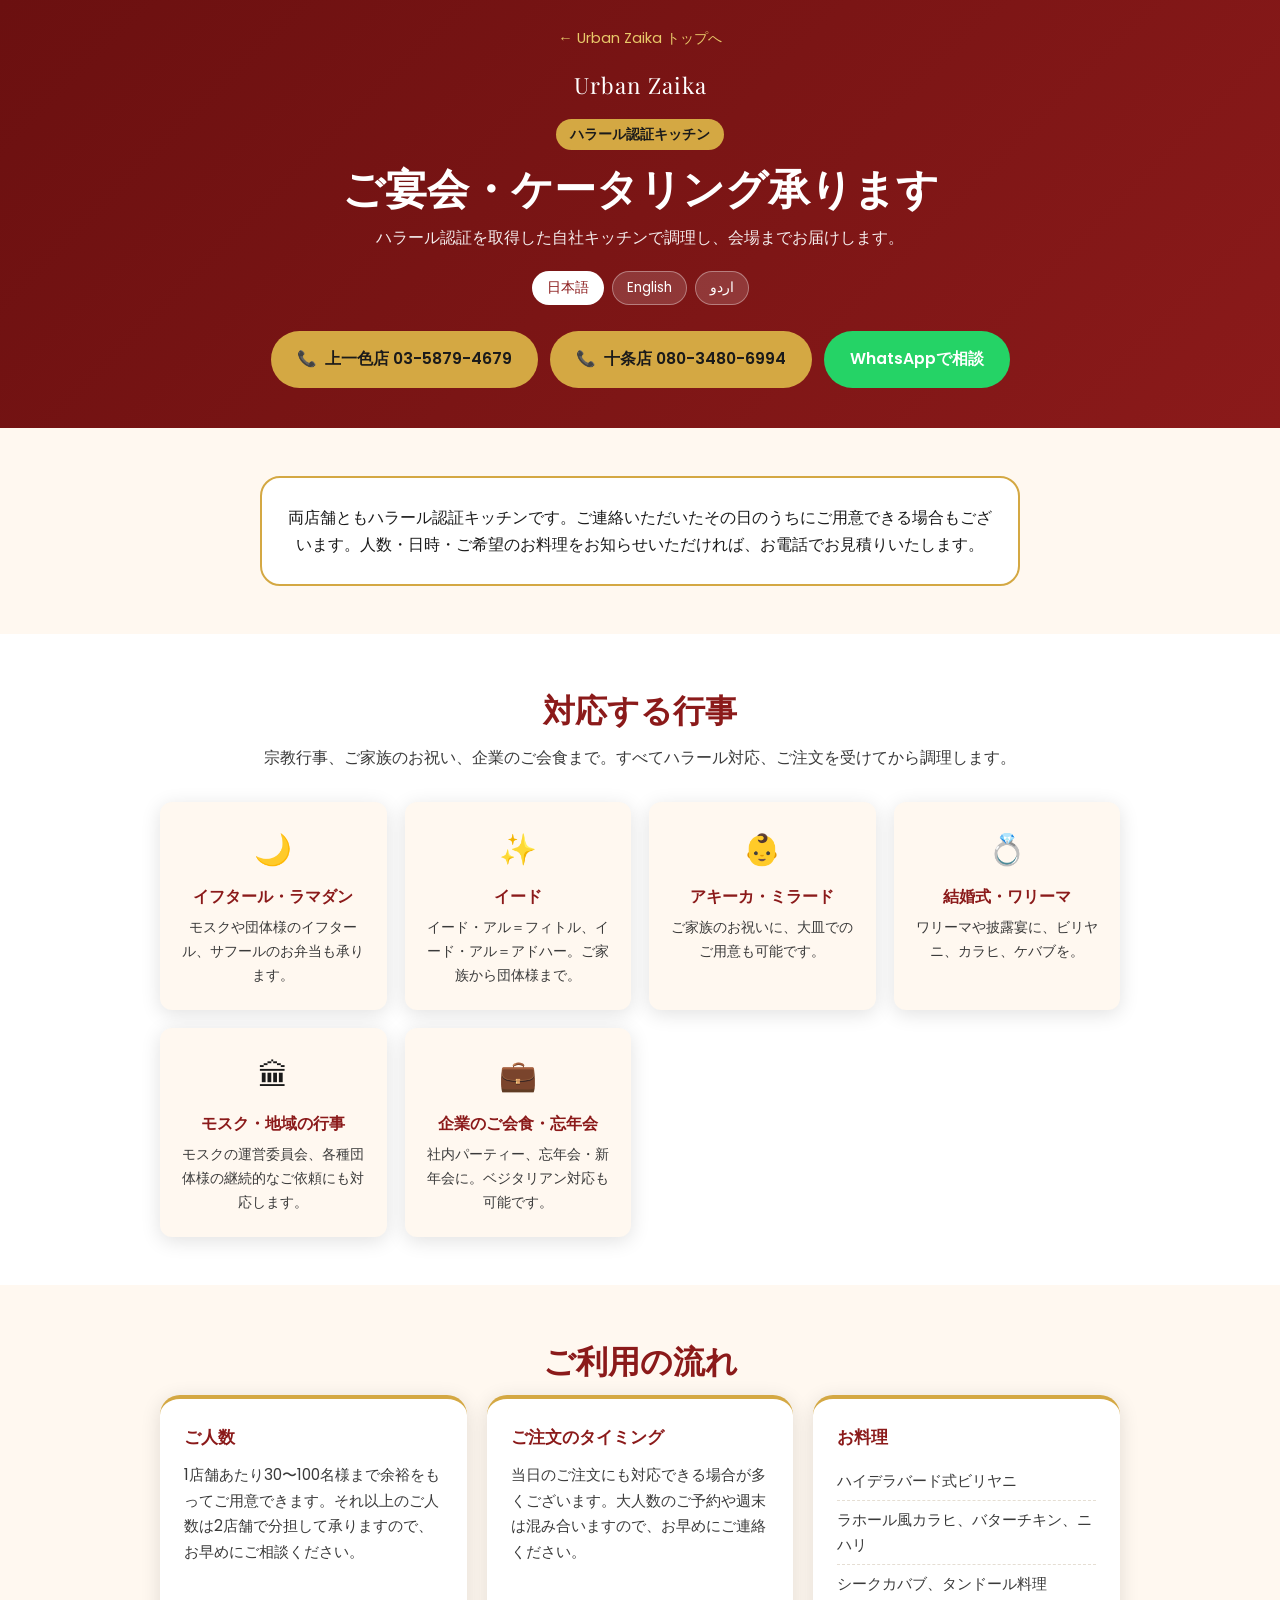
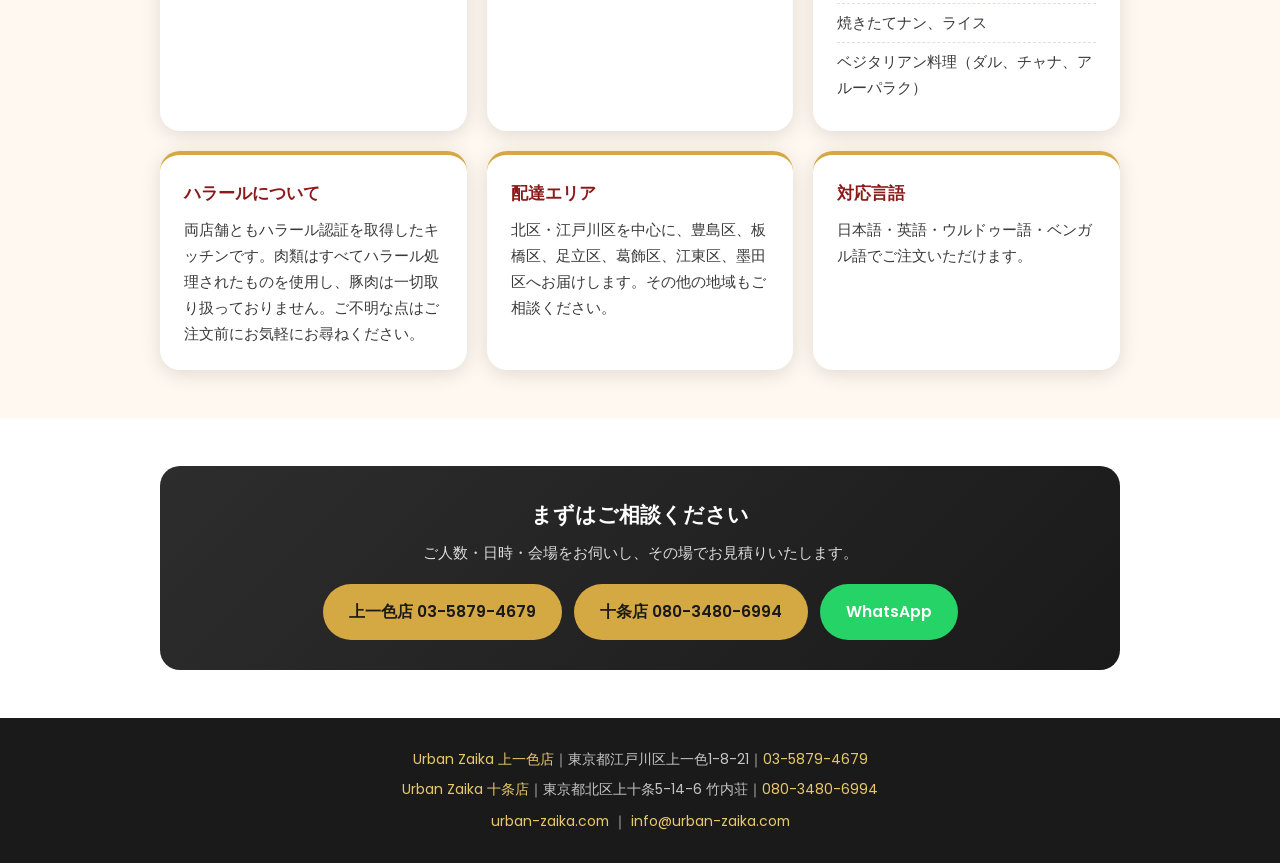
<file: catering/index.html>
<!DOCTYPE html>
<html lang="ja">
<head>
  <meta charset="UTF-8">
  <meta name="viewport" content="width=device-width, initial-scale=1.0">
  <title>ハラルケータリング・ご宴会｜Urban Zaika｜東京 北区・江戸川区</title>
  <meta name="description" content="東京でハラル認証のインド・パキスタン料理ケータリング。結婚式、アキーカ、イード、モスクの行事、企業のご会食に。30〜100名様まで、当日のご注文にも対応。北区上十条・江戸川区上一色の2店舗から。Halal catering in Tokyo for weddings, aqiqah, Eid, mosque and company events — 30 to 100 guests, same-day orders possible.">
  <meta name="keywords" content="ハラル ケータリング, ハラルケータリング 東京, ケータリング 北区, ケータリング 江戸川区, 宴会 インド料理, パーティー 料理 配達, イード ケータリング, イフタール ケータリング, アキーカ 料理, 出張料理 東京, halal catering Tokyo, indian catering Tokyo, pakistani catering Tokyo, iftar catering Tokyo, eid catering, mosque event catering">
  <link rel="canonical" href="https://urban-zaika.com/catering/">

  <!-- Open Graph -->
  <meta property="og:title" content="ハラルケータリング・ご宴会｜Urban Zaika">
  <meta property="og:description" content="ハラル認証キッチンからお届けするインド・パキスタン料理。結婚式、アキーカ、イード、モスクの行事、企業のご会食に。30〜100名様、当日対応可。">
  <meta property="og:type" content="website">
  <meta property="og:url" content="https://urban-zaika.com/catering/">
  <meta property="og:image" content="https://urban-zaika.com/images/chicken-curry-promo.webp">
  <meta property="og:locale" content="ja_JP">

  <meta name="geo.region" content="JP-13">

  <!-- Google Analytics -->
  <script async defer src="https://www.googletagmanager.com/gtag/js?id=G-XFYZQ5NKZN"></script>
  <script>
    window.dataLayer = window.dataLayer || [];
    function gtag(){dataLayer.push(arguments);}
    gtag('js', new Date());
    gtag('config', 'G-XFYZQ5NKZN');
  </script>

  <!-- Fonts -->
  <link rel="preconnect" href="https://fonts.googleapis.com">
  <link rel="preconnect" href="https://fonts.gstatic.com" crossorigin>
  <link href="https://fonts.googleapis.com/css2?family=Playfair+Display:wght@600;700;800&family=Poppins:wght@300;400;500;600;700&family=Noto+Nastaliq+Urdu:wght@400;600&display=swap" rel="stylesheet">

  <script type="application/ld+json">
  {
    "@context": "https://schema.org",
    "@type": "Service",
    "serviceType": "Halal catering",
    "name": "Urban Zaika Halal Catering",
    "url": "https://urban-zaika.com/catering/",
    "areaServed": [
      { "@type": "AdministrativeArea", "name": "Kita City, Tokyo" },
      { "@type": "AdministrativeArea", "name": "Edogawa City, Tokyo" },
      { "@type": "AdministrativeArea", "name": "Tokyo" }
    ],
    "provider": {
      "@type": "Restaurant",
      "name": "Urban Zaika",
      "servesCuisine": ["Indian", "Pakistani", "Halal"],
      "url": "https://urban-zaika.com/",
      "telephone": "+81-3-5879-4679"
    },
    "offers": { "@type": "Offer", "availability": "https://schema.org/InStock" }
  }
  </script>

  <style>
    *, *::before, *::after { margin: 0; padding: 0; box-sizing: border-box; }

    :root {
      --burgundy: #8B1A1A;
      --burgundy-dark: #6B1010;
      --gold: #D4A843;
      --gold-light: #E8C96A;
      --cream: #FFF8F0;
      --charcoal: #1A1A1A;
      --charcoal-light: #3A3A3A;
      --whatsapp-green: #25D366;
      --white: #FFFFFF;
      --radius-md: 12px;
      --radius-lg: 20px;
      --shadow-md: 0 4px 20px rgba(0,0,0,0.12);
      --transition: 0.3s ease;
    }

    html { scroll-behavior: smooth; font-size: 16px; }
    html[dir="rtl"] { font-family: 'Noto Nastaliq Urdu', 'Poppins', sans-serif; }

    body {
      font-family: 'Poppins', -apple-system, BlinkMacSystemFont, sans-serif;
      color: var(--charcoal);
      background: var(--cream);
      line-height: 1.7;
    }

    .container { max-width: 1000px; margin: 0 auto; padding: 0 20px; }

    .page-header {
      background: linear-gradient(135deg, var(--burgundy-dark), var(--burgundy));
      color: var(--white);
      padding: 24px 0 40px;
      text-align: center;
    }
    .back-link { display: inline-block; color: var(--gold-light); text-decoration: none; font-size: 0.9rem; margin-bottom: 16px; }
    .back-link:hover { color: var(--white); }
    .page-logo { font-family: 'Playfair Display', serif; font-size: 1.4rem; letter-spacing: 1px; }
    .branch-badge {
      display: inline-block; background: var(--gold); color: var(--charcoal);
      font-weight: 600; font-size: 0.85rem; padding: 4px 14px;
      border-radius: 999px; margin: 14px 0 10px;
    }
    .page-title { font-family: 'Playfair Display', serif; font-size: clamp(1.8rem, 5vw, 2.6rem); line-height: 1.3; }
    .page-subtitle { margin-top: 10px; opacity: 0.92; font-size: 1rem; }

    .lang-switcher { margin-top: 20px; display: flex; gap: 8px; justify-content: center; }
    .lang-btn {
      background: rgba(255,255,255,0.15); color: var(--white); border: 1px solid rgba(255,255,255,0.35);
      padding: 6px 14px; border-radius: 999px; cursor: pointer; font-size: 0.85rem; font-family: inherit;
      transition: var(--transition);
    }
    .lang-btn.active, .lang-btn:hover { background: var(--white); color: var(--burgundy); }

    .cta-row { display: flex; flex-wrap: wrap; gap: 12px; justify-content: center; margin-top: 26px; }
    .btn {
      display: inline-flex; align-items: center; gap: 8px; text-decoration: none;
      padding: 13px 24px; border-radius: 999px; font-weight: 600; font-size: 0.98rem;
      transition: var(--transition); border: 2px solid transparent;
    }
    .btn-gold { background: var(--gold); color: var(--charcoal); }
    .btn-gold:hover { background: var(--gold-light); }
    .btn-outline { border-color: rgba(255,255,255,0.7); color: var(--white); }
    .btn-outline:hover { background: var(--white); color: var(--burgundy); }
    .btn-whatsapp { background: var(--whatsapp-green); color: var(--white); }
    .btn-whatsapp:hover { filter: brightness(1.08); }

    section { padding: 48px 0; }
    .section-title {
      font-family: 'Playfair Display', serif; font-size: clamp(1.5rem, 4vw, 2rem);
      color: var(--burgundy); text-align: center; margin-bottom: 8px;
    }
    .section-lead { text-align: center; color: var(--charcoal-light); margin-bottom: 30px; }

    .band { background: var(--white); }

    .event-grid { display: grid; grid-template-columns: repeat(auto-fit, minmax(210px, 1fr)); gap: 18px; }
    .event-card {
      background: var(--white); border-radius: var(--radius-md); padding: 22px; text-align: center;
      box-shadow: var(--shadow-md);
    }
    .band .event-card { background: var(--cream); }
    .event-icon { font-size: 1.9rem; }
    .event-card h3 { font-size: 1rem; margin: 8px 0 6px; color: var(--burgundy); }
    .event-card p { font-size: 0.88rem; color: var(--charcoal-light); }

    .info-grid { display: grid; grid-template-columns: repeat(auto-fit, minmax(260px, 1fr)); gap: 20px; }
    .info-card {
      background: var(--white); border-radius: var(--radius-lg); padding: 24px;
      box-shadow: var(--shadow-md); border-top: 4px solid var(--gold);
    }
    .band .info-card { background: var(--cream); }
    .info-card h3 { font-size: 1.05rem; color: var(--burgundy); margin-bottom: 10px; }
    .info-card p, .info-card li { font-size: 0.95rem; color: var(--charcoal-light); }
    .info-card ul { list-style: none; }
    .info-card li { padding: 6px 0; border-bottom: 1px dashed #e5ded3; }
    .info-card li:last-child { border-bottom: none; }

    .highlight {
      max-width: 760px; margin: 0 auto; padding: 26px 24px; text-align: center;
      border: 2px solid var(--gold); border-radius: var(--radius-lg); background: var(--white);
    }
    .highlight strong { color: var(--burgundy); }

    .branch-cta {
      background: linear-gradient(135deg, #2D2D2D, #1A1A1A); color: var(--white);
      border-radius: var(--radius-lg); padding: 30px; text-align: center;
    }
    .branch-cta h3 { font-family: 'Playfair Display', serif; font-size: 1.3rem; margin-bottom: 8px; }
    .branch-cta p { opacity: 0.85; font-size: 0.95rem; margin-bottom: 18px; }

    footer { background: var(--charcoal); color: rgba(255,255,255,0.75); text-align: center; padding: 30px 0; font-size: 0.87rem; }
    footer a { color: var(--gold-light); text-decoration: none; }

    .mobile-bar { display: none; }
    @media (max-width: 720px) {
      .mobile-bar {
        display: flex; position: fixed; bottom: 0; left: 0; right: 0; z-index: 99;
        background: var(--burgundy); box-shadow: 0 -2px 12px rgba(0,0,0,0.25);
      }
      .mobile-bar a {
        flex: 1; text-align: center; padding: 13px 4px; color: var(--white);
        text-decoration: none; font-size: 0.85rem; font-weight: 600;
        border-right: 1px solid rgba(255,255,255,0.18);
      }
      .mobile-bar a:last-child { border-right: none; }
      body { padding-bottom: 54px; }
    }
  </style>
</head>
<body>

  <header class="page-header">
    <div class="container">
      <a class="back-link" href="/">&larr; <span data-en="Urban Zaika home" data-ja="Urban Zaika トップへ" data-ur="Urban Zaika ہوم">Urban Zaika トップへ</span></a>
      <div class="page-logo">Urban Zaika</div>
      <div class="branch-badge"><span data-en="Halal certified kitchen" data-ja="ハラール認証キッチン" data-ur="حلال تصدیق شدہ کچن">ハラール認証キッチン</span></div>
      <h1 class="page-title"><span data-en="Halal catering for your event" data-ja="ご宴会・ケータリング承ります" data-ur="آپ کی تقریب کے لیے حلال کیٹرنگ">ご宴会・ケータリング承ります</span></h1>
      <p class="page-subtitle"><span data-en="Indian and Pakistani food, cooked in our own certified halal kitchens and delivered to you." data-ja="ハラール認証を取得した自社キッチンで調理し、会場までお届けします。" data-ur="ہمارے اپنے حلال تصدیق شدہ کچن میں تیار اور آپ تک پہنچایا جاتا ہے۔">ハラール認証を取得した自社キッチンで調理し、会場までお届けします。</span></p>

      <div class="lang-switcher">
        <button class="lang-btn active" onclick="setLang('ja')">日本語</button>
        <button class="lang-btn" onclick="setLang('en')">English</button>
        <button class="lang-btn" onclick="setLang('ur')">اردو</button>
      </div>

      <div class="cta-row">
        <a class="btn btn-gold" href="tel:03-5879-4679" onclick="uzCatering({cta:'call',branch:'edogawa'})">
          &#128222; <span data-en="Kamiisshiki 03-5879-4679" data-ja="上一色店 03-5879-4679" data-ur="کامی اِشیکی 03-5879-4679">上一色店 03-5879-4679</span>
        </a>
        <a class="btn btn-gold" href="tel:080-3480-6994" onclick="uzCatering({cta:'call',branch:'kita-ku'})">
          &#128222; <span data-en="Jujo 080-3480-6994" data-ja="十条店 080-3480-6994" data-ur="جوجو 080-3480-6994">十条店 080-3480-6994</span>
        </a>
        <a class="btn btn-whatsapp" href="https://wa.me/819066582838?text=%E3%82%B1%E3%83%BC%E3%82%BF%E3%83%AA%E3%83%B3%E3%82%B0%E3%81%AE%E3%81%94%E7%9B%B8%E8%AB%87" target="_blank" rel="noopener" onclick="uzCatering({cta:'whatsapp'})">
          <span data-en="Ask on WhatsApp" data-ja="WhatsAppで相談" data-ur="واٹس ایپ پر پوچھیں">WhatsAppで相談</span>
        </a>
      </div>
    </div>
  </header>

  <section>
    <div class="container">
      <div class="highlight">
        <p><span data-en="Both our kitchens are halal certified, and we can usually cook for a group the same day you call. Tell us how many people, roughly when, and what you would like — we will quote you on the phone." data-ja="両店舗ともハラール認証キッチンです。ご連絡いただいたその日のうちにご用意できる場合もございます。人数・日時・ご希望のお料理をお知らせいただければ、お電話でお見積りいたします。" data-ur="ہمارے دونوں کچن حلال تصدیق شدہ ہیں، اور عام طور پر جس دن آپ کال کریں اسی دن پکا سکتے ہیں۔ افراد کی تعداد، وقت اور پسند بتائیں — ہم فون پر قیمت بتا دیں گے۔">両店舗ともハラール認証キッチンです。ご連絡いただいたその日のうちにご用意できる場合もございます。人数・日時・ご希望のお料理をお知らせいただければ、お電話でお見積りいたします。</span></p>
      </div>
    </div>
  </section>

  <section class="band">
    <div class="container">
      <h2 class="section-title"><span data-en="Events we cater" data-ja="対応する行事" data-ur="ہم کن تقریبات کے لیے کیٹرنگ کرتے ہیں">対応する行事</span></h2>
      <p class="section-lead"><span data-en="Religious, family and company occasions — all halal, all cooked to order." data-ja="宗教行事、ご家族のお祝い、企業のご会食まで。すべてハラール対応、ご注文を受けてから調理します。" data-ur="مذہبی، خاندانی اور دفتری تقریبات — سب حلال، آرڈر پر تیار۔">宗教行事、ご家族のお祝い、企業のご会食まで。すべてハラール対応、ご注文を受けてから調理します。</span></p>

      <div class="event-grid">
        <div class="event-card">
          <div class="event-icon">&#127769;</div>
          <h3><span data-en="Iftar &amp; Ramadan" data-ja="イフタール・ラマダン" data-ur="افطار و رمضان">イフタール・ラマダン</span></h3>
          <p><span data-en="Iftar meals for mosques and community groups, and sehri packs." data-ja="モスクや団体様のイフタール、サフールのお弁当も承ります。" data-ur="مساجد اور کمیونٹی کے لیے افطار، اور سحری پیک۔">モスクや団体様のイフタール、サフールのお弁当も承ります。</span></p>
        </div>
        <div class="event-card">
          <div class="event-icon">&#10024;</div>
          <h3><span data-en="Eid gatherings" data-ja="イード" data-ur="عید کی تقریبات">イード</span></h3>
          <p><span data-en="Eid al-Fitr and Eid al-Adha, for families or a whole congregation." data-ja="イード・アル＝フィトル、イード・アル＝アドハー。ご家族から団体様まで。" data-ur="عیدالفطر اور عیدالاضحیٰ، خاندان سے پوری جماعت تک۔">イード・アル＝フィトル、イード・アル＝アドハー。ご家族から団体様まで。</span></p>
        </div>
        <div class="event-card">
          <div class="event-icon">&#128118;</div>
          <h3><span data-en="Aqiqah &amp; milad" data-ja="アキーカ・ミラード" data-ur="عقیقہ و میلاد">アキーカ・ミラード</span></h3>
          <p><span data-en="Family celebrations, served family-style on large platters." data-ja="ご家族のお祝いに、大皿でのご用意も可能です。" data-ur="خاندانی تقریبات، بڑے پلیٹرز میں۔">ご家族のお祝いに、大皿でのご用意も可能です。</span></p>
        </div>
        <div class="event-card">
          <div class="event-icon">&#128141;</div>
          <h3><span data-en="Weddings" data-ja="結婚式・ワリーマ" data-ur="شادی و ولیمہ">結婚式・ワリーマ</span></h3>
          <p><span data-en="Biryani, karahi and kebabs for a walima or reception." data-ja="ワリーマや披露宴に、ビリヤニ、カラヒ、ケバブを。" data-ur="ولیمہ یا استقبالیہ کے لیے بریانی، کڑاہی اور کباب۔">ワリーマや披露宴に、ビリヤニ、カラヒ、ケバブを。</span></p>
        </div>
        <div class="event-card">
          <div class="event-icon">&#127963;</div>
          <h3><span data-en="Mosque &amp; community events" data-ja="モスク・地域の行事" data-ur="مسجد و کمیونٹی تقریبات">モスク・地域の行事</span></h3>
          <p><span data-en="Regular catering for mosque committees and community associations." data-ja="モスクの運営委員会、各種団体様の継続的なご依頼にも対応します。" data-ur="مساجد کی کمیٹیوں اور تنظیموں کے لیے باقاعدہ کیٹرنگ۔">モスクの運営委員会、各種団体様の継続的なご依頼にも対応します。</span></p>
        </div>
        <div class="event-card">
          <div class="event-icon">&#128188;</div>
          <h3><span data-en="Company functions" data-ja="企業のご会食・忘年会" data-ur="دفتری تقریبات">企業のご会食・忘年会</span></h3>
          <p><span data-en="Office parties, launches and year-end gatherings, with vegetarian options." data-ja="社内パーティー、忘年会・新年会に。ベジタリアン対応も可能です。" data-ur="دفتری پارٹیاں اور سال کے آخر کی تقریبات، ویجیٹیرین آپشن کے ساتھ۔">社内パーティー、忘年会・新年会に。ベジタリアン対応も可能です。</span></p>
        </div>
      </div>
    </div>
  </section>

  <section>
    <div class="container">
      <h2 class="section-title"><span data-en="How it works" data-ja="ご利用の流れ" data-ur="طریقہ کار">ご利用の流れ</span></h2>

      <div class="info-grid">
        <div class="info-card">
          <h3><span data-en="Group size" data-ja="ご人数" data-ur="افراد کی تعداد">ご人数</span></h3>
          <p><span data-en="We cater comfortably for 30 to 100 guests from a single kitchen. Larger events can be arranged across both branches — please give us more notice for those." data-ja="1店舗あたり30〜100名様まで余裕をもってご用意できます。それ以上のご人数は2店舗で分担して承りますので、お早めにご相談ください。" data-ur="ایک کچن سے 30 سے 100 مہمانوں تک آرام سے۔ اس سے بڑی تقریبات دونوں برانچوں سے — براہ کرم پہلے بتائیں۔">1店舗あたり30〜100名様まで余裕をもってご用意できます。それ以上のご人数は2店舗で分担して承りますので、お早めにご相談ください。</span></p>
        </div>
        <div class="info-card">
          <h3><span data-en="Notice needed" data-ja="ご注文のタイミング" data-ur="کتنا پہلے بتائیں">ご注文のタイミング</span></h3>
          <p><span data-en="Often we can cook for you the same day. For a large group, or a weekend, call as early as you can — weekends book up." data-ja="当日のご注文にも対応できる場合が多くございます。大人数のご予約や週末は混み合いますので、お早めにご連絡ください。" data-ur="اکثر اسی دن پکا سکتے ہیں۔ بڑے گروپ یا ویک اینڈ کے لیے جلد کال کریں۔">当日のご注文にも対応できる場合が多くございます。大人数のご予約や週末は混み合いますので、お早めにご連絡ください。</span></p>
        </div>
        <div class="info-card">
          <h3><span data-en="What we serve" data-ja="お料理" data-ur="کھانا">お料理</span></h3>
          <ul>
            <li><span data-en="Hyderabadi biryani" data-ja="ハイデラバード式ビリヤニ" data-ur="حیدرآبادی بریانی">ハイデラバード式ビリヤニ</span></li>
            <li><span data-en="Lahori karahi, butter chicken, nihari" data-ja="ラホール風カラヒ、バターチキン、ニハリ" data-ur="لاہوری کڑاہی، بٹر چکن، نہاری">ラホール風カラヒ、バターチキン、ニハリ</span></li>
            <li><span data-en="Seekh kebabs and tandoori grills" data-ja="シークカバブ、タンドール料理" data-ur="سیخ کباب اور تندوری">シークカバブ、タンドール料理</span></li>
            <li><span data-en="Fresh naan and rice" data-ja="焼きたてナン、ライス" data-ur="تازہ نان اور چاول">焼きたてナン、ライス</span></li>
            <li><span data-en="Vegetarian dishes — dal, chana, aloo palak" data-ja="ベジタリアン料理（ダル、チャナ、アルーパラク）" data-ur="ویجیٹیرین — دال، چنا، آلو پالک">ベジタリアン料理（ダル、チャナ、アルーパラク）</span></li>
          </ul>
        </div>
        <div class="info-card">
          <h3><span data-en="Halal assurance" data-ja="ハラールについて" data-ur="حلال کی یقین دہانی">ハラールについて</span></h3>
          <p><span data-en="Both kitchens are halal certified. All meat is halal-slaughtered and no pork is handled. We are happy to answer any question about the kitchen before you order." data-ja="両店舗ともハラール認証を取得したキッチンです。肉類はすべてハラール処理されたものを使用し、豚肉は一切取り扱っておりません。ご不明な点はご注文前にお気軽にお尋ねください。" data-ur="دونوں کچن حلال تصدیق شدہ ہیں۔ تمام گوشت حلال ذبیحہ ہے اور سور کا گوشت بالکل نہیں۔ آرڈر سے پہلے کوئی بھی سوال پوچھ سکتے ہیں۔">両店舗ともハラール認証を取得したキッチンです。肉類はすべてハラール処理されたものを使用し、豚肉は一切取り扱っておりません。ご不明な点はご注文前にお気軽にお尋ねください。</span></p>
        </div>
        <div class="info-card">
          <h3><span data-en="Delivery area" data-ja="配達エリア" data-ur="ڈیلیوری کا علاقہ">配達エリア</span></h3>
          <p><span data-en="Kita-ku, Edogawa-ku and the surrounding wards — Toshima, Itabashi, Adachi, Katsushika, Koto and Sumida. Ask us about anywhere else in Tokyo." data-ja="北区・江戸川区を中心に、豊島区、板橋区、足立区、葛飾区、江東区、墨田区へお届けします。その他の地域もご相談ください。" data-ur="کیتا-کو، ایدوگاوا-کو اور آس پاس کے علاقے۔ ٹوکیو میں کہیں اور کے لیے پوچھیں۔">北区・江戸川区を中心に、豊島区、板橋区、足立区、葛飾区、江東区、墨田区へお届けします。その他の地域もご相談ください。</span></p>
        </div>
        <div class="info-card">
          <h3><span data-en="Languages" data-ja="対応言語" data-ur="زبانیں">対応言語</span></h3>
          <p><span data-en="Order in Japanese, English, Urdu or Bengali — whichever is easiest." data-ja="日本語・英語・ウルドゥー語・ベンガル語でご注文いただけます。" data-ur="جاپانی، انگریزی یا اردو میں آرڈر کریں۔">日本語・英語・ウルドゥー語・ベンガル語でご注文いただけます。</span></p>
        </div>
      </div>
    </div>
  </section>

  <section class="band">
    <div class="container">
      <div class="branch-cta">
        <h3><span data-en="Tell us about your event" data-ja="まずはご相談ください" data-ur="اپنی تقریب کے بارے میں بتائیں">まずはご相談ください</span></h3>
        <p><span data-en="How many guests, when, and where — we will quote you on the call." data-ja="ご人数・日時・会場をお伺いし、その場でお見積りいたします。" data-ur="کتنے مہمان، کب اور کہاں — ہم کال پر قیمت بتا دیں گے۔">ご人数・日時・会場をお伺いし、その場でお見積りいたします。</span></p>
        <div class="cta-row" style="margin-top:0">
          <a class="btn btn-gold" href="tel:03-5879-4679" onclick="uzCatering({cta:'call_bottom',branch:'edogawa'})">上一色店 03-5879-4679</a>
          <a class="btn btn-gold" href="tel:080-3480-6994" onclick="uzCatering({cta:'call_bottom',branch:'kita-ku'})">十条店 080-3480-6994</a>
          <a class="btn btn-whatsapp" href="https://wa.me/819066582838?text=%E3%82%B1%E3%83%BC%E3%82%BF%E3%83%AA%E3%83%B3%E3%82%B0%E3%81%AE%E3%81%94%E7%9B%B8%E8%AB%87" target="_blank" rel="noopener" onclick="uzCatering({cta:'whatsapp_bottom'})">WhatsApp</a>
        </div>
      </div>
    </div>
  </section>

  <footer>
    <div class="container">
      <p><a href="/edogawa/">Urban Zaika 上一色店</a>｜東京都江戸川区上一色1-8-21｜<a href="tel:03-5879-4679">03-5879-4679</a></p>
      <p style="margin-top:6px"><a href="/kita-ku/">Urban Zaika 十条店</a>｜東京都北区上十条5-14-6 竹内荘｜<a href="tel:080-3480-6994">080-3480-6994</a></p>
      <p style="margin-top:8px"><a href="/">urban-zaika.com</a> ｜ <a href="mailto:info@urban-zaika.com">info@urban-zaika.com</a></p>
    </div>
  </footer>

  <div class="mobile-bar">
    <a href="tel:03-5879-4679" onclick="uzCatering({cta:'mobile_call',branch:'edogawa'})">&#128222; <span data-en="Kamiisshiki" data-ja="上一色店" data-ur="کامی اِشیکی">上一色店</span></a>
    <a href="tel:080-3480-6994" onclick="uzCatering({cta:'mobile_call',branch:'kita-ku'})">&#128222; <span data-en="Jujo" data-ja="十条店" data-ur="جوجو">十条店</span></a>
    <a href="https://wa.me/819066582838?text=%E3%82%B1%E3%83%BC%E3%82%BF%E3%83%AA%E3%83%B3%E3%82%B0%E3%81%AE%E3%81%94%E7%9B%B8%E8%AB%87" target="_blank" rel="noopener" onclick="uzCatering({cta:'mobile_whatsapp'})">WhatsApp</a>
  </div>

  <script>
    function setLang(lang) {
      document.querySelectorAll('[data-en]').forEach(function (el) {
        var v = el.getAttribute('data-' + lang);
        if (v) el.innerHTML = v;
      });
      document.documentElement.lang = lang === 'ur' ? 'ur' : (lang === 'en' ? 'en' : 'ja');
      document.documentElement.dir = lang === 'ur' ? 'rtl' : 'ltr';
      document.querySelectorAll('.lang-btn').forEach(function (b) { b.classList.remove('active'); });
      var idx = { ja: 0, en: 1, ur: 2 }[lang];
      document.querySelectorAll('.lang-btn')[idx].classList.add('active');
      try { localStorage.setItem('uz_lang', lang); } catch (e) {}
      gtag('event', 'switch_language', { language: lang, page: 'catering' });
    }
    try {
      // ?lang=en|ja|ur wins over the stored preference so ads can land in the right language
      var param = new URLSearchParams(location.search).get('lang');
      var saved = ['en','ja','ur'].indexOf(param) !== -1 ? param : localStorage.getItem('uz_lang');
      if (saved && saved !== 'ja') setLang(saved);
    } catch (e) {}
  </script>

  <script>
    // Catering clicks fire two events on purpose: click_catering for granular reporting, and
    // click_cta - already a GA4 key event and imported into Ads - so the click actually counts
    // as a conversion instead of waiting on a new key event being registered and re-imported.
    function uzCatering(params) {
      try {
        gtag('event', 'click_catering', params);
        gtag('event', 'click_cta', Object.assign({ cta: 'catering' }, params));
      } catch (e) {}
    }
  </script>
</body>
</html>
</file>
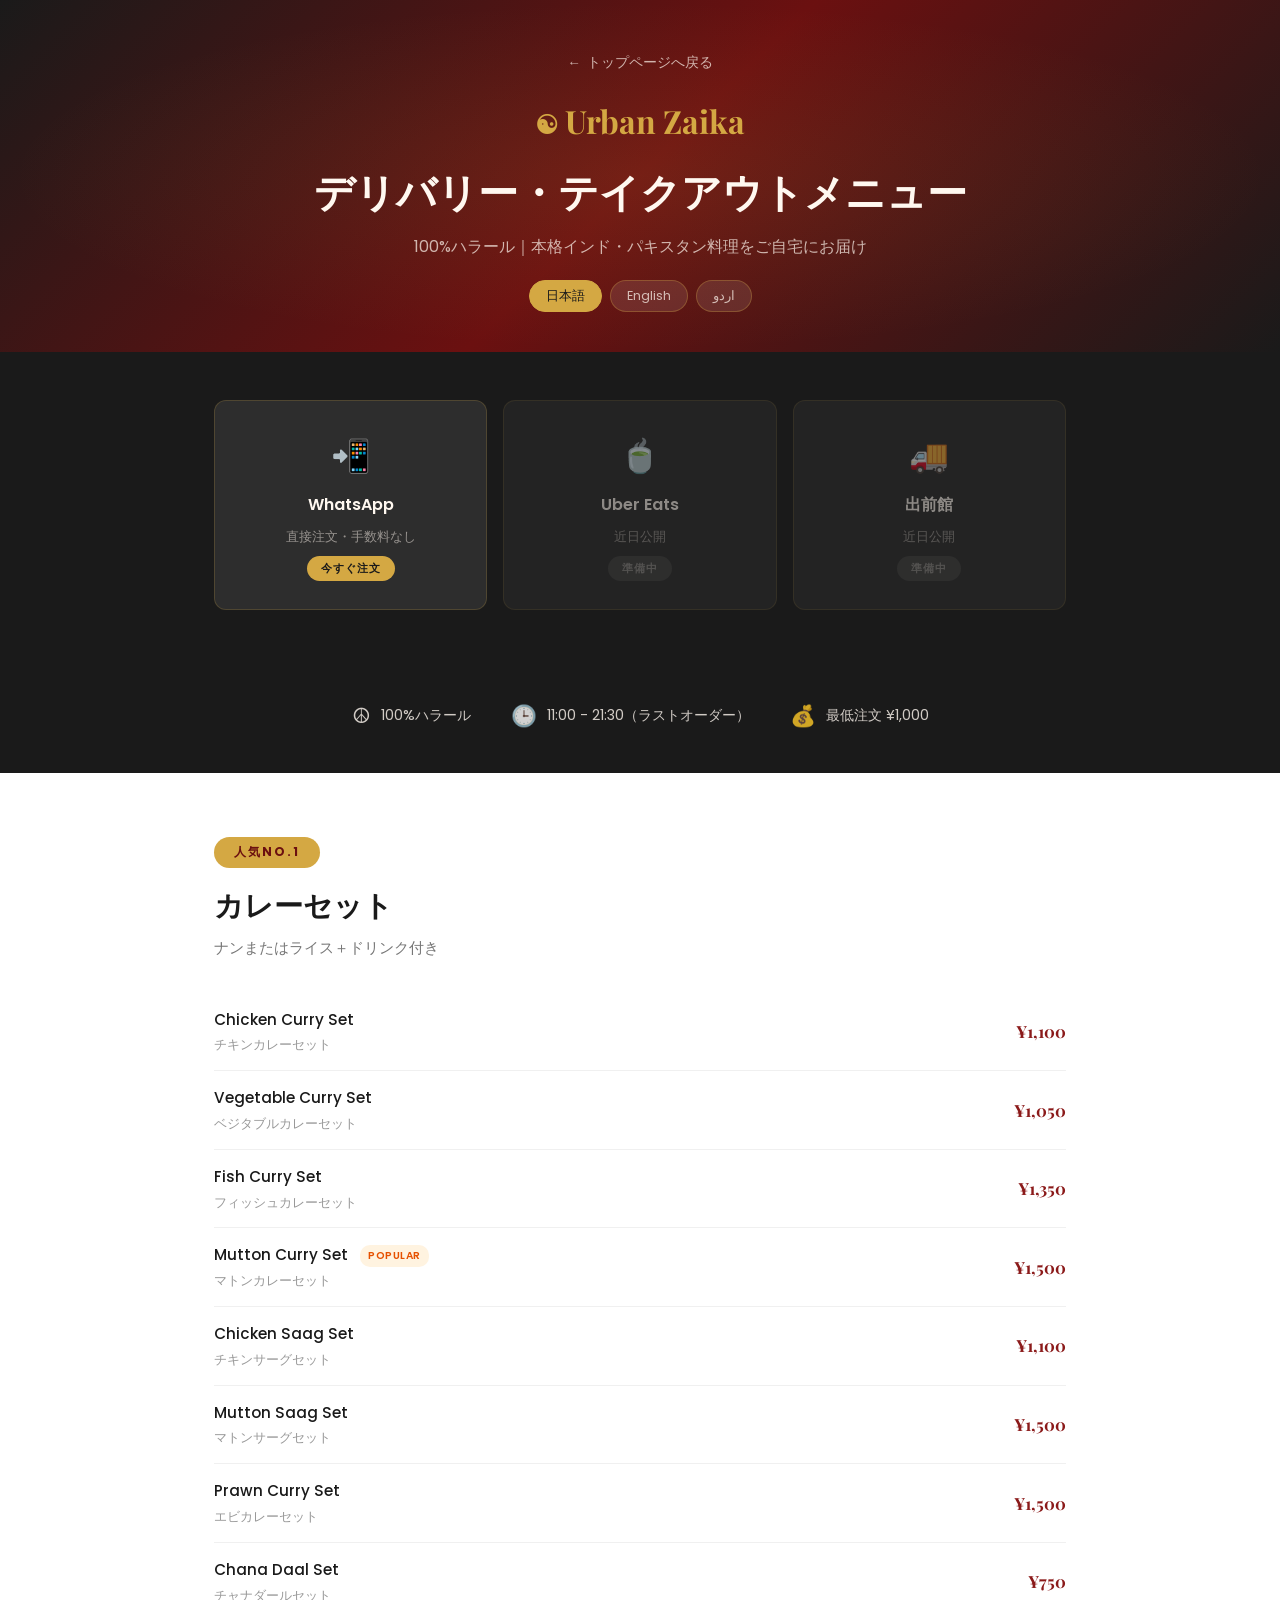
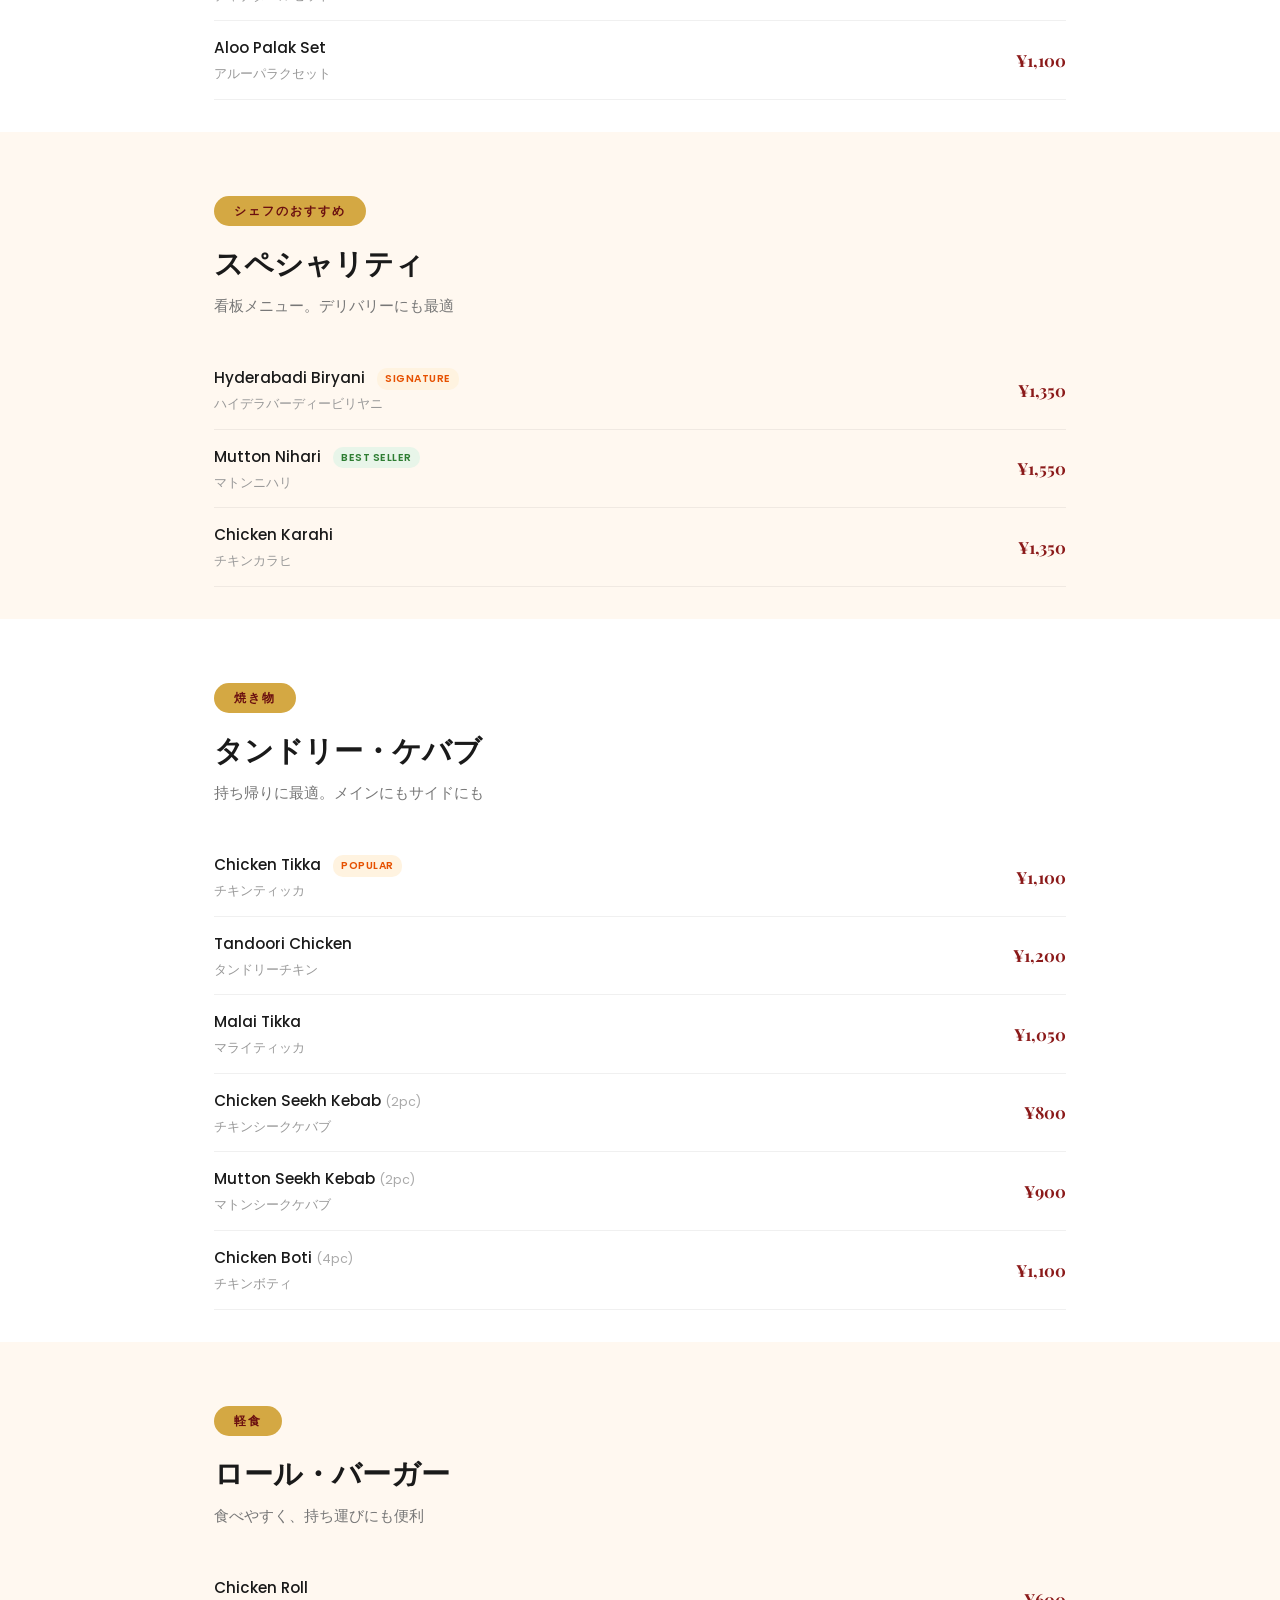
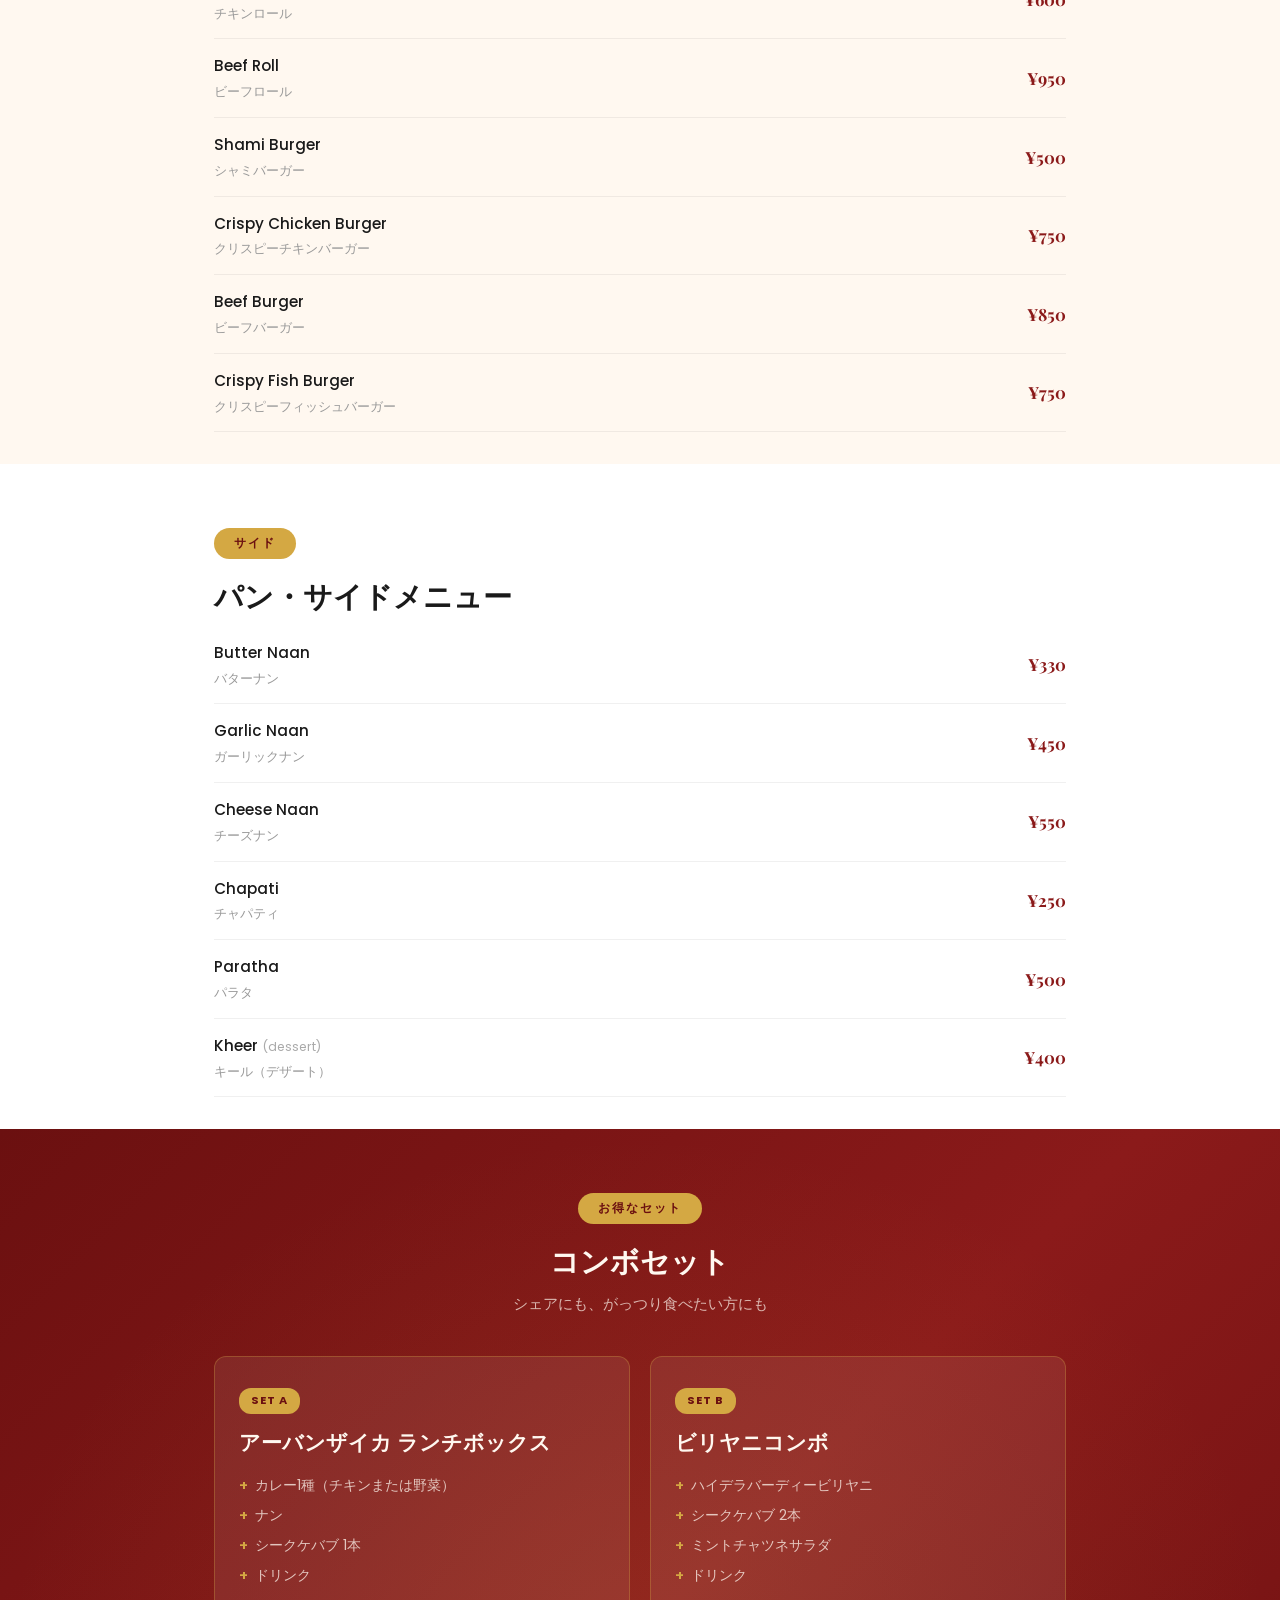
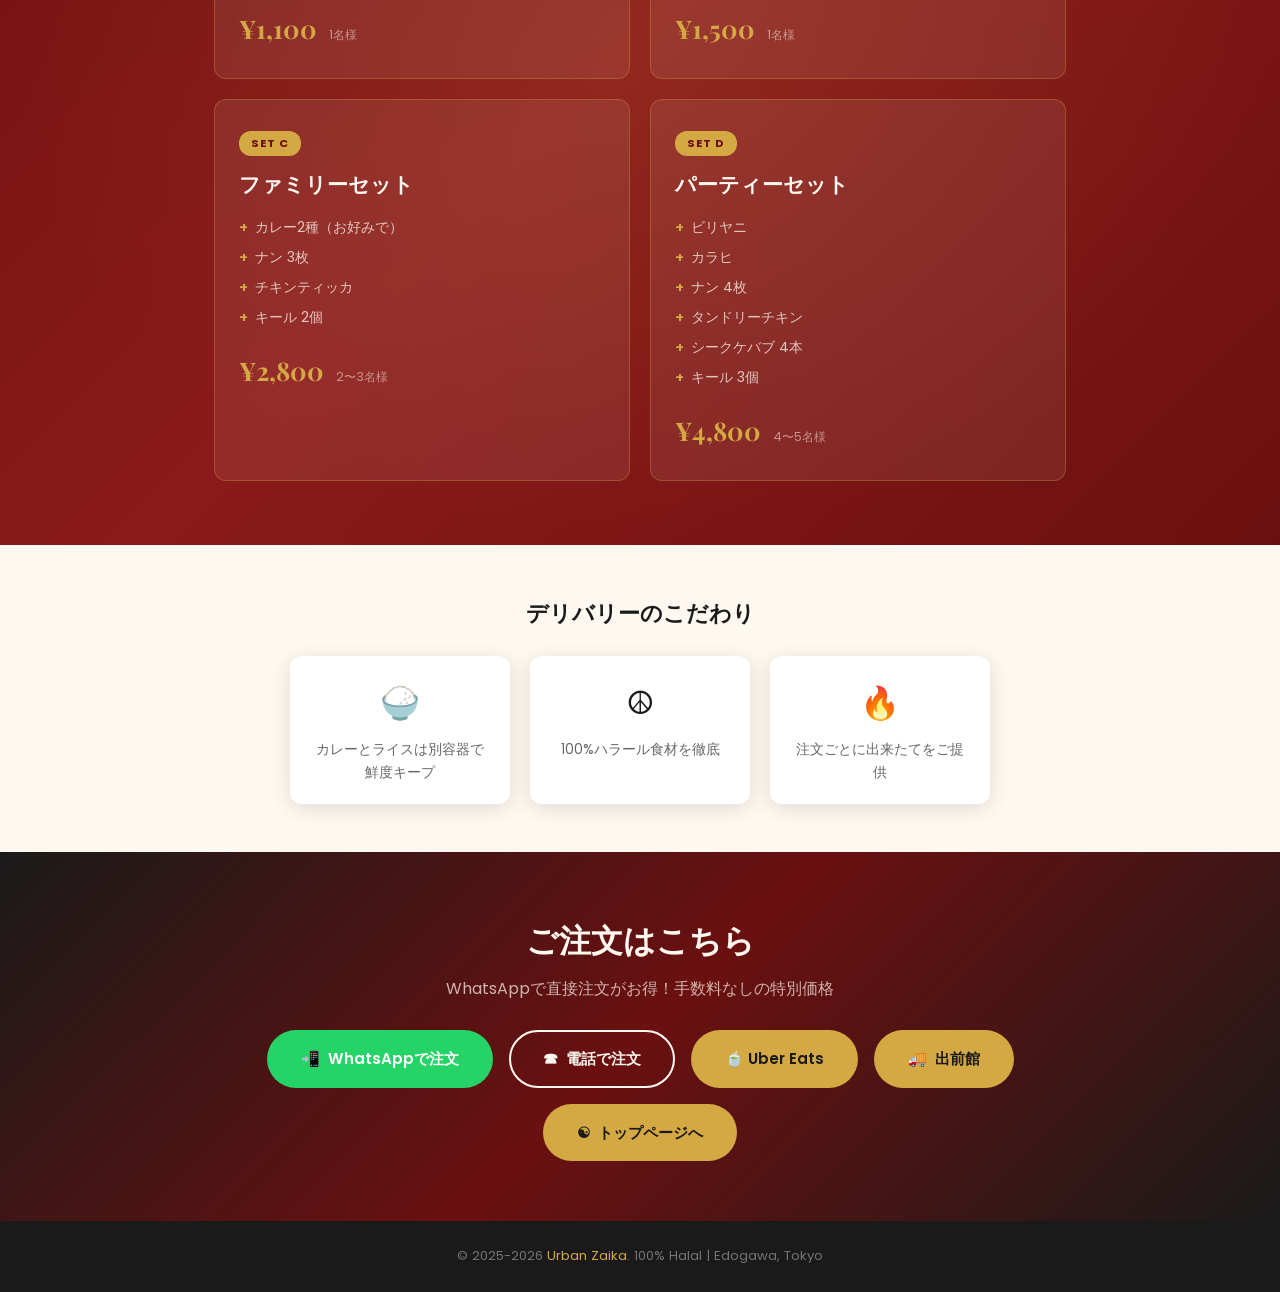
<file: delivery/index.html>
<!DOCTYPE html>
<html lang="ja">
<head>
  <meta charset="UTF-8">
  <meta name="viewport" content="width=device-width, initial-scale=1.0">
  <title>デリバリー・テイクアウト｜Urban Zaika｜ハラルインド・パキスタン料理｜江戸川区</title>
  <meta name="description" content="Urban Zaikaのデリバリー・テイクアウトメニュー。ビリヤニ、カレーセット、ケバブなど本格ハラール料理をお届け。Uber Eats・出前館・WhatsAppで注文可能。Halal delivery in Edogawa, Tokyo.">
  <meta name="keywords" content="ハラル デリバリー 東京, インドカレー 出前, パキスタン料理 テイクアウト, ハラル 宅配 江戸川区, halal delivery Tokyo, Urban Zaika delivery">
  <link rel="canonical" href="https://urban-zaika.com/delivery/">

  <!-- Open Graph -->
  <meta property="og:title" content="デリバリー・テイクアウト｜Urban Zaika">
  <meta property="og:description" content="本格ハラールインド・パキスタン料理をデリバリー。ビリヤニ、カレーセット、ファミリーセットなど。">
  <meta property="og:type" content="website">
  <meta property="og:url" content="https://urban-zaika.com/delivery/">
  <meta property="og:image" content="https://urban-zaika.com/images/butter-chicken.webp">
  <meta property="og:locale" content="ja_JP">

  <!-- Google Analytics -->
  <script async defer src="https://www.googletagmanager.com/gtag/js?id=G-XFYZQ5NKZN"></script>
  <script>
    window.dataLayer = window.dataLayer || [];
    function gtag(){dataLayer.push(arguments);}
    gtag('js', new Date());
    gtag('config', 'G-XFYZQ5NKZN');
  </script>

  <!-- Fonts -->
  <link rel="preconnect" href="https://fonts.googleapis.com">
  <link rel="preconnect" href="https://fonts.gstatic.com" crossorigin>
  <link href="https://fonts.googleapis.com/css2?family=Playfair+Display:wght@600;700;800&family=Poppins:wght@300;400;500;600;700&family=Noto+Nastaliq+Urdu:wght@400;600&display=swap" rel="stylesheet">

  <style>
    *, *::before, *::after { margin: 0; padding: 0; box-sizing: border-box; }

    :root {
      --burgundy: #8B1A1A;
      --burgundy-dark: #6B1010;
      --gold: #D4A843;
      --gold-light: #E8C96A;
      --cream: #FFF8F0;
      --charcoal: #1A1A1A;
      --charcoal-light: #2D2D2D;
      --green: #2D5A27;
      --whatsapp-green: #25D366;
      --line-green: #06C755;
      --white: #FFFFFF;
      --radius-md: 12px;
      --radius-lg: 20px;
      --shadow-md: 0 4px 20px rgba(0,0,0,0.12);
      --transition: 0.3s ease;
    }

    html { scroll-behavior: smooth; font-size: 16px; }
    html[dir="rtl"] { font-family: 'Noto Nastaliq Urdu', 'Poppins', sans-serif; }

    body {
      font-family: 'Poppins', -apple-system, BlinkMacSystemFont, sans-serif;
      color: var(--charcoal);
      background: var(--cream);
      line-height: 1.7;
    }

    a { text-decoration: none; color: inherit; transition: color var(--transition); }

    .container { max-width: 900px; margin: 0 auto; padding: 0 24px; }

    /* ===== HEADER ===== */
    .page-header {
      background: linear-gradient(135deg, var(--charcoal) 0%, var(--burgundy-dark) 50%, var(--charcoal) 100%);
      padding: 48px 0 40px;
      text-align: center;
      position: relative;
    }

    .page-header::after {
      content: '';
      position: absolute;
      inset: 0;
      background: radial-gradient(ellipse at center, rgba(212,168,67,0.1) 0%, transparent 70%);
    }

    .header-content { position: relative; z-index: 1; }

    .back-link {
      display: inline-flex;
      align-items: center;
      gap: 6px;
      color: rgba(255,248,240,0.7);
      font-size: 0.85rem;
      margin-bottom: 20px;
      transition: color var(--transition);
    }
    .back-link:hover { color: var(--gold); }

    .page-logo {
      font-family: 'Playfair Display', serif;
      font-size: 2rem;
      font-weight: 700;
      color: var(--gold);
      margin-bottom: 8px;
    }
    .page-logo .logo-icon { font-size: 1.6rem; }

    .page-title {
      font-family: 'Playfair Display', serif;
      font-size: clamp(1.8rem, 4vw, 2.5rem);
      font-weight: 700;
      color: var(--cream);
      margin-bottom: 8px;
    }

    .page-subtitle {
      font-size: 1rem;
      color: rgba(255,248,240,0.7);
      max-width: 500px;
      margin: 0 auto;
    }

    .lang-switcher {
      display: flex;
      justify-content: center;
      gap: 8px;
      margin-top: 20px;
    }

    .lang-btn {
      background: rgba(255,248,240,0.1);
      border: 1px solid rgba(212,168,67,0.3);
      color: rgba(255,248,240,0.7);
      padding: 6px 16px;
      border-radius: 20px;
      font-size: 0.8rem;
      font-family: 'Poppins', sans-serif;
      cursor: pointer;
      transition: all var(--transition);
    }
    .lang-btn:hover, .lang-btn.active {
      background: var(--gold);
      color: var(--charcoal);
      border-color: var(--gold);
    }

    /* ===== ORDER PLATFORMS ===== */
    .platforms {
      padding: 48px 0;
      background: var(--charcoal);
    }

    .platforms-grid {
      display: grid;
      grid-template-columns: repeat(3, 1fr);
      gap: 16px;
    }

    .platform-card {
      display: flex;
      flex-direction: column;
      align-items: center;
      gap: 8px;
      padding: 28px 16px;
      border-radius: var(--radius-md);
      border: 1px solid rgba(212,168,67,0.2);
      background: var(--charcoal-light);
      text-align: center;
      transition: all var(--transition);
    }
    .platform-card-active { cursor: pointer; }
    .platform-card-active:hover {
      border-color: var(--gold);
      transform: translateY(-3px);
      box-shadow: 0 8px 30px rgba(212,168,67,0.15);
    }
    .platform-card-inactive { opacity: 0.5; }

    .platform-icon { font-size: 2rem; }
    .platform-name { font-weight: 600; color: var(--cream); font-size: 1rem; }
    .platform-sub { font-size: 0.8rem; color: rgba(255,248,240,0.5); }

    .platform-badge {
      display: inline-block;
      padding: 3px 14px;
      border-radius: 20px;
      font-size: 0.7rem;
      font-weight: 600;
      letter-spacing: 1px;
      text-transform: uppercase;
    }
    .badge-active { background: var(--gold); color: var(--charcoal); }
    .badge-soon { background: rgba(255,248,240,0.1); color: rgba(255,248,240,0.4); }

    /* ===== MENU SECTIONS ===== */
    .menu-section { padding: 64px 0 32px; }
    .menu-section:nth-child(even) { background: var(--white); }

    .section-label {
      display: inline-block;
      background: var(--gold);
      color: var(--burgundy-dark);
      font-size: 0.75rem;
      font-weight: 700;
      letter-spacing: 2px;
      text-transform: uppercase;
      padding: 5px 20px;
      border-radius: 20px;
      margin-bottom: 12px;
    }

    .section-title {
      font-family: 'Playfair Display', serif;
      font-size: 1.8rem;
      font-weight: 700;
      color: var(--charcoal);
      margin-bottom: 6px;
    }

    .section-desc {
      font-size: 0.95rem;
      color: #777;
      margin-bottom: 32px;
    }

    /* Menu Table */
    .menu-table {
      width: 100%;
      border-collapse: collapse;
    }

    .menu-table tr {
      border-bottom: 1px solid rgba(0,0,0,0.06);
    }

    .menu-table td {
      padding: 14px 0;
      vertical-align: middle;
    }

    .item-name-col {
      font-weight: 500;
      color: var(--charcoal);
      font-size: 0.95rem;
    }

    .item-name-jp {
      font-size: 0.8rem;
      color: #999;
      display: block;
      margin-top: 2px;
    }

    .item-note {
      font-size: 0.78rem;
      color: #aaa;
      font-weight: 400;
    }

    .item-tag {
      display: inline-block;
      font-size: 0.65rem;
      font-weight: 600;
      letter-spacing: 0.5px;
      text-transform: uppercase;
      padding: 2px 8px;
      border-radius: 10px;
      margin-left: 8px;
      vertical-align: middle;
    }
    .tag-popular { background: #FFF3E0; color: #E65100; }
    .tag-recommended { background: #E8F5E9; color: #2E7D32; }

    .item-price-col {
      text-align: right;
      font-family: 'Playfair Display', serif;
      font-weight: 700;
      font-size: 1.05rem;
      color: var(--burgundy);
      white-space: nowrap;
      width: 100px;
    }

    /* ===== COMBO SETS ===== */
    .combos-section {
      padding: 64px 0;
      background: linear-gradient(135deg, var(--burgundy-dark) 0%, var(--burgundy) 50%, var(--burgundy-dark) 100%);
      position: relative;
    }
    .combos-section::before {
      content: '';
      position: absolute;
      inset: 0;
      background: radial-gradient(ellipse at center, rgba(212,168,67,0.1) 0%, transparent 70%);
    }

    .combos-header {
      text-align: center;
      margin-bottom: 40px;
      position: relative;
      z-index: 1;
    }
    .combos-header .section-title { color: var(--cream); }
    .combos-header .section-desc { color: rgba(255,248,240,0.7); }

    .combos-grid {
      display: grid;
      grid-template-columns: repeat(2, 1fr);
      gap: 20px;
      position: relative;
      z-index: 1;
    }

    .combo-card {
      background: rgba(255,248,240,0.08);
      border: 1px solid rgba(212,168,67,0.3);
      border-radius: var(--radius-md);
      padding: 28px 24px;
      transition: all var(--transition);
    }
    .combo-card:hover {
      border-color: var(--gold);
      background: rgba(255,248,240,0.12);
      transform: translateY(-2px);
    }

    .combo-label {
      display: inline-block;
      background: var(--gold);
      color: var(--burgundy-dark);
      font-size: 0.7rem;
      font-weight: 700;
      letter-spacing: 1px;
      text-transform: uppercase;
      padding: 3px 12px;
      border-radius: 12px;
      margin-bottom: 10px;
    }

    .combo-name {
      font-family: 'Playfair Display', serif;
      font-size: 1.3rem;
      font-weight: 700;
      color: var(--cream);
      margin-bottom: 12px;
    }

    .combo-items {
      list-style: none;
      margin-bottom: 16px;
    }
    .combo-items li {
      font-size: 0.88rem;
      color: rgba(255,248,240,0.75);
      padding: 3px 0;
      padding-left: 16px;
      position: relative;
    }
    .combo-items li::before {
      content: '+ ';
      position: absolute;
      left: 0;
      color: var(--gold);
      font-weight: 600;
    }

    .combo-price {
      font-family: 'Playfair Display', serif;
      font-size: 1.6rem;
      font-weight: 700;
      color: var(--gold);
    }

    .combo-serves {
      font-size: 0.78rem;
      color: rgba(255,248,240,0.5);
      margin-left: 8px;
    }

    /* ===== INFO BAR ===== */
    .info-bar {
      background: var(--charcoal);
      padding: 40px 0;
      text-align: center;
    }

    .info-items {
      display: flex;
      justify-content: center;
      gap: 40px;
      flex-wrap: wrap;
    }

    .info-item {
      display: flex;
      align-items: center;
      gap: 10px;
      color: rgba(255,248,240,0.8);
      font-size: 0.9rem;
    }
    .info-icon { font-size: 1.3rem; }

    /* ===== PACKAGING NOTE ===== */
    .packaging {
      padding: 48px 0;
      text-align: center;
    }

    .packaging-title {
      font-family: 'Playfair Display', serif;
      font-size: 1.4rem;
      font-weight: 700;
      margin-bottom: 24px;
    }

    .packaging-grid {
      display: grid;
      grid-template-columns: repeat(3, 1fr);
      gap: 20px;
      max-width: 700px;
      margin: 0 auto;
    }

    .pack-item {
      padding: 20px;
      background: var(--white);
      border-radius: var(--radius-md);
      box-shadow: var(--shadow-md);
    }
    .pack-icon { font-size: 2rem; margin-bottom: 8px; }
    .pack-text { font-size: 0.85rem; color: #666; }

    /* ===== ORDER CTA ===== */
    .order-cta {
      padding: 60px 0;
      background: linear-gradient(135deg, var(--charcoal) 0%, var(--burgundy-dark) 50%, var(--charcoal) 100%);
      text-align: center;
    }

    .cta-title {
      font-family: 'Playfair Display', serif;
      font-size: 2rem;
      font-weight: 700;
      color: var(--cream);
      margin-bottom: 8px;
    }

    .cta-sub {
      font-size: 1rem;
      color: rgba(255,248,240,0.7);
      margin-bottom: 28px;
    }

    .cta-buttons {
      display: flex;
      justify-content: center;
      gap: 16px;
      flex-wrap: wrap;
    }

    .cta-btn {
      display: inline-flex;
      align-items: center;
      gap: 8px;
      padding: 14px 32px;
      border-radius: 50px;
      font-family: 'Poppins', sans-serif;
      font-size: 0.95rem;
      font-weight: 600;
      transition: all var(--transition);
      border: 2px solid transparent;
    }

    .cta-whatsapp {
      background: var(--whatsapp-green);
      color: #fff;
    }
    .cta-whatsapp:hover {
      background: #20bd5a;
      transform: translateY(-2px);
      box-shadow: 0 4px 20px rgba(37,211,102,0.35);
    }

    .cta-phone {
      background: transparent;
      color: var(--cream);
      border-color: var(--cream);
    }
    .cta-phone:hover {
      background: var(--cream);
      color: var(--charcoal);
      transform: translateY(-2px);
    }

    .cta-home {
      background: var(--gold);
      color: var(--charcoal);
    }
    .cta-home:hover {
      background: var(--gold-light);
      transform: translateY(-2px);
    }

    /* ===== FOOTER ===== */
    .page-footer {
      background: var(--charcoal);
      padding: 24px 0;
      text-align: center;
    }

    .footer-text {
      font-size: 0.82rem;
      color: rgba(255,248,240,0.4);
    }
    .footer-text a { color: var(--gold); }

    /* ===== RESPONSIVE ===== */
    @media (max-width: 768px) {
      .platforms-grid { grid-template-columns: repeat(2, 1fr); }
      .combos-grid { grid-template-columns: 1fr; }
      .packaging-grid { grid-template-columns: 1fr; max-width: 300px; }
      .info-items { gap: 20px; }
    }

    @media (max-width: 480px) {
      .platforms-grid { grid-template-columns: 1fr 1fr; gap: 10px; }
      .platform-card { padding: 20px 12px; }
      .cta-buttons { flex-direction: column; align-items: center; }
      .cta-btn { width: 100%; max-width: 300px; justify-content: center; }
    }
  </style>
</head>
<body>

  <!-- Header -->
  <header class="page-header">
    <div class="container header-content">
      <a href="/" class="back-link">&larr; <span data-en="Back to Urban Zaika" data-ja="トップページへ戻る" data-ur="واپس جائیں">トップページへ戻る</span></a>
      <div class="page-logo"><span class="logo-icon">&#9775;</span> Urban Zaika</div>
      <h1 class="page-title"><span data-en="Delivery & Takeout Menu" data-ja="デリバリー・テイクアウトメニュー" data-ur="ڈیلیوری اور ٹیک آؤٹ مینو">デリバリー・テイクアウトメニュー</span></h1>
      <p class="page-subtitle"><span data-en="100% Halal | Authentic Indian & Pakistani Cuisine delivered to your door" data-ja="100%ハラール｜本格インド・パキスタン料理をご自宅にお届け" data-ur="100% حلال | مستند ہندوستانی اور پاکستانی کھانے آپ کے دروازے تک">100%ハラール｜本格インド・パキスタン料理をご自宅にお届け</span></p>
      <div class="lang-switcher">
        <button class="lang-btn active" onclick="setLang('ja')">日本語</button>
        <button class="lang-btn" onclick="setLang('en')">English</button>
        <button class="lang-btn" onclick="setLang('ur')">اردو</button>
      </div>
    </div>
  </header>

  <!-- Order Platforms -->
  <section class="platforms">
    <div class="container">
      <div class="platforms-grid">
        <a href="https://wa.me/819066582838?text=Hi%2C%20I%27d%20like%20to%20place%20a%20delivery%20order" class="platform-card platform-card-active" target="_blank" rel="noopener" onclick="gtag('event','click_delivery',{platform:'whatsapp',page:'delivery'})">
          <span class="platform-icon">&#128242;</span>
          <span class="platform-name">WhatsApp</span>
          <span class="platform-sub"><span data-en="Direct order, no fees" data-ja="直接注文・手数料なし" data-ur="براہ راست آرڈر، کوئی فیس نہیں">直接注文・手数料なし</span></span>
          <span class="platform-badge badge-active"><span data-en="Order Now" data-ja="今すぐ注文" data-ur="ابھی آرڈر کریں">今すぐ注文</span></span>
        </a>
        <div class="platform-card platform-card-inactive">
          <span class="platform-icon">&#127861;</span>
          <span class="platform-name">Uber Eats</span>
          <span class="platform-sub"><span data-en="Coming soon" data-ja="近日公開" data-ur="جلد آ رہا ہے">近日公開</span></span>
          <span class="platform-badge badge-soon"><span data-en="Soon" data-ja="準備中" data-ur="جلد">準備中</span></span>
        </div>
        <div class="platform-card platform-card-inactive">
          <span class="platform-icon">&#128666;</span>
          <span class="platform-name"><span data-en="Demaecan" data-ja="出前館" data-ur="دیمائیکان">出前館</span></span>
          <span class="platform-sub"><span data-en="Coming soon" data-ja="近日公開" data-ur="جلد آ رہا ہے">近日公開</span></span>
          <span class="platform-badge badge-soon"><span data-en="Soon" data-ja="準備中" data-ur="جلد">準備中</span></span>
        </div>
      </div>
    </div>
  </section>

  <!-- Delivery Info Bar -->
  <section class="info-bar">
    <div class="container">
      <div class="info-items">
        <div class="info-item">
          <span class="info-icon">&#9774;</span>
          <span><span data-en="100% Halal" data-ja="100%ハラール" data-ur="100% حلال">100%ハラール</span></span>
        </div>
        <div class="info-item">
          <span class="info-icon">&#128338;</span>
          <span><span data-en="11:00 - 21:30 (Last order)" data-ja="11:00 - 21:30（ラストオーダー）" data-ur="11:00 - 21:30 (آخری آرڈر)">11:00 - 21:30（ラストオーダー）</span></span>
        </div>
        <div class="info-item">
          <span class="info-icon">&#128176;</span>
          <span><span data-en="Min. order &yen;1,000" data-ja="最低注文 &yen;1,000" data-ur="کم از کم آرڈر ¥1,000">最低注文 &yen;1,000</span></span>
        </div>
      </div>
    </div>
  </section>

  <!-- Curry Sets -->
  <section class="menu-section">
    <div class="container">
      <span class="section-label"><span data-en="Most Popular" data-ja="人気No.1" data-ur="سب سے مقبول">人気No.1</span></span>
      <h2 class="section-title"><span data-en="Curry Sets" data-ja="カレーセット" data-ur="سالن سیٹ">カレーセット</span></h2>
      <p class="section-desc"><span data-en="Comes with naan or rice + drink" data-ja="ナンまたはライス＋ドリンク付き" data-ur="نان یا چاول + مشروب کے ساتھ">ナンまたはライス＋ドリンク付き</span></p>
      <table class="menu-table">
        <tr>
          <td class="item-name-col">Chicken Curry Set<span class="item-name-jp">チキンカレーセット</span></td>
          <td class="item-price-col">&yen;1,100</td>
        </tr>
        <tr>
          <td class="item-name-col">Vegetable Curry Set<span class="item-name-jp">ベジタブルカレーセット</span></td>
          <td class="item-price-col">&yen;1,050</td>
        </tr>
        <tr>
          <td class="item-name-col">Fish Curry Set<span class="item-name-jp">フィッシュカレーセット</span></td>
          <td class="item-price-col">&yen;1,350</td>
        </tr>
        <tr>
          <td class="item-name-col">Mutton Curry Set <span class="item-tag tag-popular">Popular</span><span class="item-name-jp">マトンカレーセット</span></td>
          <td class="item-price-col">&yen;1,500</td>
        </tr>
        <tr>
          <td class="item-name-col">Chicken Saag Set<span class="item-name-jp">チキンサーグセット</span></td>
          <td class="item-price-col">&yen;1,100</td>
        </tr>
        <tr>
          <td class="item-name-col">Mutton Saag Set<span class="item-name-jp">マトンサーグセット</span></td>
          <td class="item-price-col">&yen;1,500</td>
        </tr>
        <tr>
          <td class="item-name-col">Prawn Curry Set<span class="item-name-jp">エビカレーセット</span></td>
          <td class="item-price-col">&yen;1,500</td>
        </tr>
        <tr>
          <td class="item-name-col">Chana Daal Set<span class="item-name-jp">チャナダールセット</span></td>
          <td class="item-price-col">&yen;750</td>
        </tr>
        <tr>
          <td class="item-name-col">Aloo Palak Set<span class="item-name-jp">アルーパラクセット</span></td>
          <td class="item-price-col">&yen;1,100</td>
        </tr>
      </table>
    </div>
  </section>

  <!-- Specialties -->
  <section class="menu-section">
    <div class="container">
      <span class="section-label"><span data-en="Chef's Best" data-ja="シェフのおすすめ" data-ur="شیف کی پسند">シェフのおすすめ</span></span>
      <h2 class="section-title"><span data-en="Specialties" data-ja="スペシャリティ" data-ur="خصوصیات">スペシャリティ</span></h2>
      <p class="section-desc"><span data-en="Our signature dishes, perfect for delivery" data-ja="看板メニュー。デリバリーにも最適" data-ur="ہمارے خاص پکوان، ڈیلیوری کے لیے بہترین">看板メニュー。デリバリーにも最適</span></p>
      <table class="menu-table">
        <tr>
          <td class="item-name-col">Hyderabadi Biryani <span class="item-tag tag-popular">Signature</span><span class="item-name-jp">ハイデラバーディービリヤニ</span></td>
          <td class="item-price-col">&yen;1,350</td>
        </tr>
        <tr>
          <td class="item-name-col">Mutton Nihari <span class="item-tag tag-recommended">Best Seller</span><span class="item-name-jp">マトンニハリ</span></td>
          <td class="item-price-col">&yen;1,550</td>
        </tr>
        <tr>
          <td class="item-name-col">Chicken Karahi<span class="item-name-jp">チキンカラヒ</span></td>
          <td class="item-price-col">&yen;1,350</td>
        </tr>
      </table>
    </div>
  </section>

  <!-- Tandoori & Kebabs -->
  <section class="menu-section">
    <div class="container">
      <span class="section-label"><span data-en="Grilled" data-ja="焼き物" data-ur="تندوری">焼き物</span></span>
      <h2 class="section-title"><span data-en="Tandoori & Kebabs" data-ja="タンドリー・ケバブ" data-ur="تندوری اور کباب">タンドリー・ケバブ</span></h2>
      <p class="section-desc"><span data-en="Travels great, perfect as a side or main" data-ja="持ち帰りに最適。メインにもサイドにも" data-ur="ٹیک آؤٹ کے لیے بہترین">持ち帰りに最適。メインにもサイドにも</span></p>
      <table class="menu-table">
        <tr>
          <td class="item-name-col">Chicken Tikka <span class="item-tag tag-popular">Popular</span><span class="item-name-jp">チキンティッカ</span></td>
          <td class="item-price-col">&yen;1,100</td>
        </tr>
        <tr>
          <td class="item-name-col">Tandoori Chicken<span class="item-name-jp">タンドリーチキン</span></td>
          <td class="item-price-col">&yen;1,200</td>
        </tr>
        <tr>
          <td class="item-name-col">Malai Tikka<span class="item-name-jp">マライティッカ</span></td>
          <td class="item-price-col">&yen;1,050</td>
        </tr>
        <tr>
          <td class="item-name-col">Chicken Seekh Kebab <span class="item-note">(2pc)</span><span class="item-name-jp">チキンシークケバブ</span></td>
          <td class="item-price-col">&yen;800</td>
        </tr>
        <tr>
          <td class="item-name-col">Mutton Seekh Kebab <span class="item-note">(2pc)</span><span class="item-name-jp">マトンシークケバブ</span></td>
          <td class="item-price-col">&yen;900</td>
        </tr>
        <tr>
          <td class="item-name-col">Chicken Boti <span class="item-note">(4pc)</span><span class="item-name-jp">チキンボティ</span></td>
          <td class="item-price-col">&yen;1,100</td>
        </tr>
      </table>
    </div>
  </section>

  <!-- Wraps & Burgers -->
  <section class="menu-section">
    <div class="container">
      <span class="section-label"><span data-en="Quick Bites" data-ja="軽食" data-ur="ہلکا کھانا">軽食</span></span>
      <h2 class="section-title"><span data-en="Rolls & Burgers" data-ja="ロール・バーガー" data-ur="رولز اور برگر">ロール・バーガー</span></h2>
      <p class="section-desc"><span data-en="Easy to eat, easy to carry" data-ja="食べやすく、持ち運びにも便利" data-ur="کھانے میں آسان، لے جانے میں آسان">食べやすく、持ち運びにも便利</span></p>
      <table class="menu-table">
        <tr>
          <td class="item-name-col">Chicken Roll<span class="item-name-jp">チキンロール</span></td>
          <td class="item-price-col">&yen;600</td>
        </tr>
        <tr>
          <td class="item-name-col">Beef Roll<span class="item-name-jp">ビーフロール</span></td>
          <td class="item-price-col">&yen;950</td>
        </tr>
        <tr>
          <td class="item-name-col">Shami Burger<span class="item-name-jp">シャミバーガー</span></td>
          <td class="item-price-col">&yen;500</td>
        </tr>
        <tr>
          <td class="item-name-col">Crispy Chicken Burger<span class="item-name-jp">クリスピーチキンバーガー</span></td>
          <td class="item-price-col">&yen;750</td>
        </tr>
        <tr>
          <td class="item-name-col">Beef Burger<span class="item-name-jp">ビーフバーガー</span></td>
          <td class="item-price-col">&yen;850</td>
        </tr>
        <tr>
          <td class="item-name-col">Crispy Fish Burger<span class="item-name-jp">クリスピーフィッシュバーガー</span></td>
          <td class="item-price-col">&yen;750</td>
        </tr>
      </table>
    </div>
  </section>

  <!-- Breads & Extras -->
  <section class="menu-section">
    <div class="container">
      <span class="section-label"><span data-en="Sides" data-ja="サイド" data-ur="ساتھ">サイド</span></span>
      <h2 class="section-title"><span data-en="Breads & Extras" data-ja="パン・サイドメニュー" data-ur="روٹیاں اور اضافی">パン・サイドメニュー</span></h2>
      <table class="menu-table">
        <tr>
          <td class="item-name-col">Butter Naan<span class="item-name-jp">バターナン</span></td>
          <td class="item-price-col">&yen;330</td>
        </tr>
        <tr>
          <td class="item-name-col">Garlic Naan<span class="item-name-jp">ガーリックナン</span></td>
          <td class="item-price-col">&yen;450</td>
        </tr>
        <tr>
          <td class="item-name-col">Cheese Naan<span class="item-name-jp">チーズナン</span></td>
          <td class="item-price-col">&yen;550</td>
        </tr>
        <tr>
          <td class="item-name-col">Chapati<span class="item-name-jp">チャパティ</span></td>
          <td class="item-price-col">&yen;250</td>
        </tr>
        <tr>
          <td class="item-name-col">Paratha<span class="item-name-jp">パラタ</span></td>
          <td class="item-price-col">&yen;500</td>
        </tr>
        <tr>
          <td class="item-name-col">Kheer <span class="item-note">(dessert)</span><span class="item-name-jp">キール（デザート）</span></td>
          <td class="item-price-col">&yen;400</td>
        </tr>
      </table>
    </div>
  </section>

  <!-- Combo Sets -->
  <section class="combos-section">
    <div class="container">
      <div class="combos-header">
        <span class="section-label"><span data-en="Best Value" data-ja="お得なセット" data-ur="بہترین قیمت">お得なセット</span></span>
        <h2 class="section-title"><span data-en="Combo Sets" data-ja="コンボセット" data-ur="کومبو سیٹ">コンボセット</span></h2>
        <p class="section-desc"><span data-en="Perfect for sharing or a big appetite" data-ja="シェアにも、がっつり食べたい方にも" data-ur="شیئرنگ کے لیے یا بڑی بھوک کے لیے بہترین">シェアにも、がっつり食べたい方にも</span></p>
      </div>

      <div class="combos-grid">
        <div class="combo-card">
          <span class="combo-label">SET A</span>
          <h3 class="combo-name"><span data-en="Urban Zaika Lunch Box" data-ja="アーバンザイカ ランチボックス" data-ur="اربن ذائقہ لنچ باکس">アーバンザイカ ランチボックス</span></h3>
          <ul class="combo-items">
            <li><span data-en="Choice of curry (chicken or vegetable)" data-ja="カレー1種（チキンまたは野菜）" data-ur="سالن (چکن یا سبزی)">カレー1種（チキンまたは野菜）</span></li>
            <li><span data-en="Naan" data-ja="ナン" data-ur="نان">ナン</span></li>
            <li><span data-en="Seekh kebab (1pc)" data-ja="シークケバブ 1本" data-ur="سیخ کباب (1)">シークケバブ 1本</span></li>
            <li><span data-en="Drink" data-ja="ドリンク" data-ur="مشروب">ドリンク</span></li>
          </ul>
          <div>
            <span class="combo-price">&yen;1,100</span>
            <span class="combo-serves"><span data-en="1 person" data-ja="1名様" data-ur="1 فرد">1名様</span></span>
          </div>
        </div>

        <div class="combo-card">
          <span class="combo-label">SET B</span>
          <h3 class="combo-name"><span data-en="Biryani Combo" data-ja="ビリヤニコンボ" data-ur="بریانی کومبو">ビリヤニコンボ</span></h3>
          <ul class="combo-items">
            <li><span data-en="Hyderabadi Biryani" data-ja="ハイデラバーディービリヤニ" data-ur="حیدرآبادی بریانی">ハイデラバーディービリヤニ</span></li>
            <li><span data-en="Seekh kebab (2pc)" data-ja="シークケバブ 2本" data-ur="سیخ کباب (2)">シークケバブ 2本</span></li>
            <li><span data-en="Mint chatni salad" data-ja="ミントチャツネサラダ" data-ur="پودینے کی چٹنی سلاد">ミントチャツネサラダ</span></li>
            <li><span data-en="Drink" data-ja="ドリンク" data-ur="مشروب">ドリンク</span></li>
          </ul>
          <div>
            <span class="combo-price">&yen;1,500</span>
            <span class="combo-serves"><span data-en="1 person" data-ja="1名様" data-ur="1 فرد">1名様</span></span>
          </div>
        </div>

        <div class="combo-card">
          <span class="combo-label">SET C</span>
          <h3 class="combo-name"><span data-en="Family Set" data-ja="ファミリーセット" data-ur="فیملی سیٹ">ファミリーセット</span></h3>
          <ul class="combo-items">
            <li><span data-en="2 curries (your choice)" data-ja="カレー2種（お好みで）" data-ur="2 سالن (آپ کی پسند)">カレー2種（お好みで）</span></li>
            <li><span data-en="Naan x3" data-ja="ナン 3枚" data-ur="نان x3">ナン 3枚</span></li>
            <li><span data-en="Chicken tikka" data-ja="チキンティッカ" data-ur="چکن ٹکا">チキンティッカ</span></li>
            <li><span data-en="Kheer x2" data-ja="キール 2個" data-ur="کھیر x2">キール 2個</span></li>
          </ul>
          <div>
            <span class="combo-price">&yen;2,800</span>
            <span class="combo-serves"><span data-en="2-3 people" data-ja="2〜3名様" data-ur="2-3 افراد">2〜3名様</span></span>
          </div>
        </div>

        <div class="combo-card">
          <span class="combo-label">SET D</span>
          <h3 class="combo-name"><span data-en="Party Set" data-ja="パーティーセット" data-ur="پارٹی سیٹ">パーティーセット</span></h3>
          <ul class="combo-items">
            <li><span data-en="Biryani" data-ja="ビリヤニ" data-ur="بریانی">ビリヤニ</span></li>
            <li><span data-en="Karahi" data-ja="カラヒ" data-ur="کڑاہی">カラヒ</span></li>
            <li><span data-en="Naan x4" data-ja="ナン 4枚" data-ur="نان x4">ナン 4枚</span></li>
            <li><span data-en="Tandoori chicken" data-ja="タンドリーチキン" data-ur="تندوری چکن">タンドリーチキン</span></li>
            <li><span data-en="Seekh kebab (4pc)" data-ja="シークケバブ 4本" data-ur="سیخ کباب (4)">シークケバブ 4本</span></li>
            <li><span data-en="Kheer x3" data-ja="キール 3個" data-ur="کھیر x3">キール 3個</span></li>
          </ul>
          <div>
            <span class="combo-price">&yen;4,800</span>
            <span class="combo-serves"><span data-en="4-5 people" data-ja="4〜5名様" data-ur="4-5 افراد">4〜5名様</span></span>
          </div>
        </div>
      </div>
    </div>
  </section>

  <!-- Packaging Promise -->
  <section class="packaging">
    <div class="container">
      <h2 class="packaging-title"><span data-en="Our Delivery Promise" data-ja="デリバリーのこだわり" data-ur="ہماری ڈیلیوری کا وعدہ">デリバリーのこだわり</span></h2>
      <div class="packaging-grid">
        <div class="pack-item">
          <div class="pack-icon">&#127834;</div>
          <p class="pack-text"><span data-en="Curry & rice packed separately to stay fresh" data-ja="カレーとライスは別容器で鮮度キープ" data-ur="کری اور چاول تازگی کے لیے الگ پیک">カレーとライスは別容器で鮮度キープ</span></p>
        </div>
        <div class="pack-item">
          <div class="pack-icon">&#9774;</div>
          <p class="pack-text"><span data-en="100% halal ingredients, always" data-ja="100%ハラール食材を徹底" data-ur="ہمیشہ 100% حلال اجزاء">100%ハラール食材を徹底</span></p>
        </div>
        <div class="pack-item">
          <div class="pack-icon">&#128293;</div>
          <p class="pack-text"><span data-en="Freshly prepared for every order" data-ja="注文ごとに出来たてをご提供" data-ur="ہر آرڈر تازہ تیار">注文ごとに出来たてをご提供</span></p>
        </div>
      </div>
    </div>
  </section>

  <!-- Order CTA -->
  <section class="order-cta">
    <div class="container">
      <h2 class="cta-title"><span data-en="Ready to Order?" data-ja="ご注文はこちら" data-ur="آرڈر کرنے کے لیے تیار ہیں؟">ご注文はこちら</span></h2>
      <p class="cta-sub"><span data-en="Order directly via WhatsApp for the best prices — no platform fees!" data-ja="WhatsAppで直接注文がお得！手数料なしの特別価格" data-ur="بہترین قیمتوں کے لیے واٹس ایپ سے براہ راست آرڈر کریں — کوئی پلیٹ فارم فیس نہیں!">WhatsAppで直接注文がお得！手数料なしの特別価格</span></p>
      <div class="cta-buttons">
        <a href="https://wa.me/819066582838?text=Hi%2C%20I%27d%20like%20to%20order%20from%20the%20delivery%20menu" class="cta-btn cta-whatsapp" target="_blank" rel="noopener" onclick="gtag('event','click_delivery_cta',{method:'whatsapp'})">
          &#128242; <span data-en="WhatsApp Order" data-ja="WhatsAppで注文" data-ur="واٹس ایپ سے آرڈر">WhatsAppで注文</span>
        </a>
        <a href="tel:03-5879-4679" class="cta-btn cta-phone" onclick="gtag('event','click_delivery_cta',{method:'phone'})">
          &#9742; <span data-en="Call to Order" data-ja="電話で注文" data-ur="فون سے آرڈر">電話で注文</span>
        </a>
        <a href="https://www.ubereats.com/jp-en/store/urban-zaika/7nI_6BfbXSCbGXHMspiI7A" class="cta-btn cta-home" target="_blank" rel="noopener" onclick="gtag('event','click_delivery_cta',{method:'ubereats'})">
          &#127861; Uber Eats
        </a>
        <a href="https://demae-can.com/shop/menu/3470881" class="cta-btn cta-home" target="_blank" rel="noopener" onclick="gtag('event','click_delivery_cta',{method:'demaecan'})">
          &#128666; <span data-en="Demaecan" data-ja="出前館" data-ur="ڈیمائیکان">出前館</span>
        </a>
        <a href="/" class="cta-btn cta-home">
          &#9775; <span data-en="Back to Home" data-ja="トップページへ" data-ur="ہوم پیج">トップページへ</span>
        </a>
      </div>
    </div>
  </section>

  <!-- Footer -->
  <footer class="page-footer">
    <div class="container">
      <p class="footer-text">&copy; 2025-2026 <a href="/">Urban Zaika</a>. 100% Halal | Edogawa, Tokyo</p>
    </div>
  </footer>

  <!-- Language Switcher Script -->
  <script>
    const langLabels = { en: 'English', ja: '日本語', ur: 'اردو' };
    let currentLang = localStorage.getItem('uz-lang') || 'ja';

    function setLang(lang) {
      currentLang = lang;
      localStorage.setItem('uz-lang', lang);
      document.documentElement.lang = lang;
      document.documentElement.dir = lang === 'ur' ? 'rtl' : 'ltr';

      document.querySelectorAll('[data-' + lang + ']').forEach(el => {
        const text = el.getAttribute('data-' + lang);
        if (text !== null) el.textContent = text;
      });

      document.querySelectorAll('.lang-btn').forEach(btn => {
        btn.classList.toggle('active', btn.textContent.trim() === langLabels[lang]);
      });

      gtag('event', 'switch_language', { language: lang, page: 'delivery' });
    }

    setLang(currentLang);
  </script>
</body>
</html>
</file>
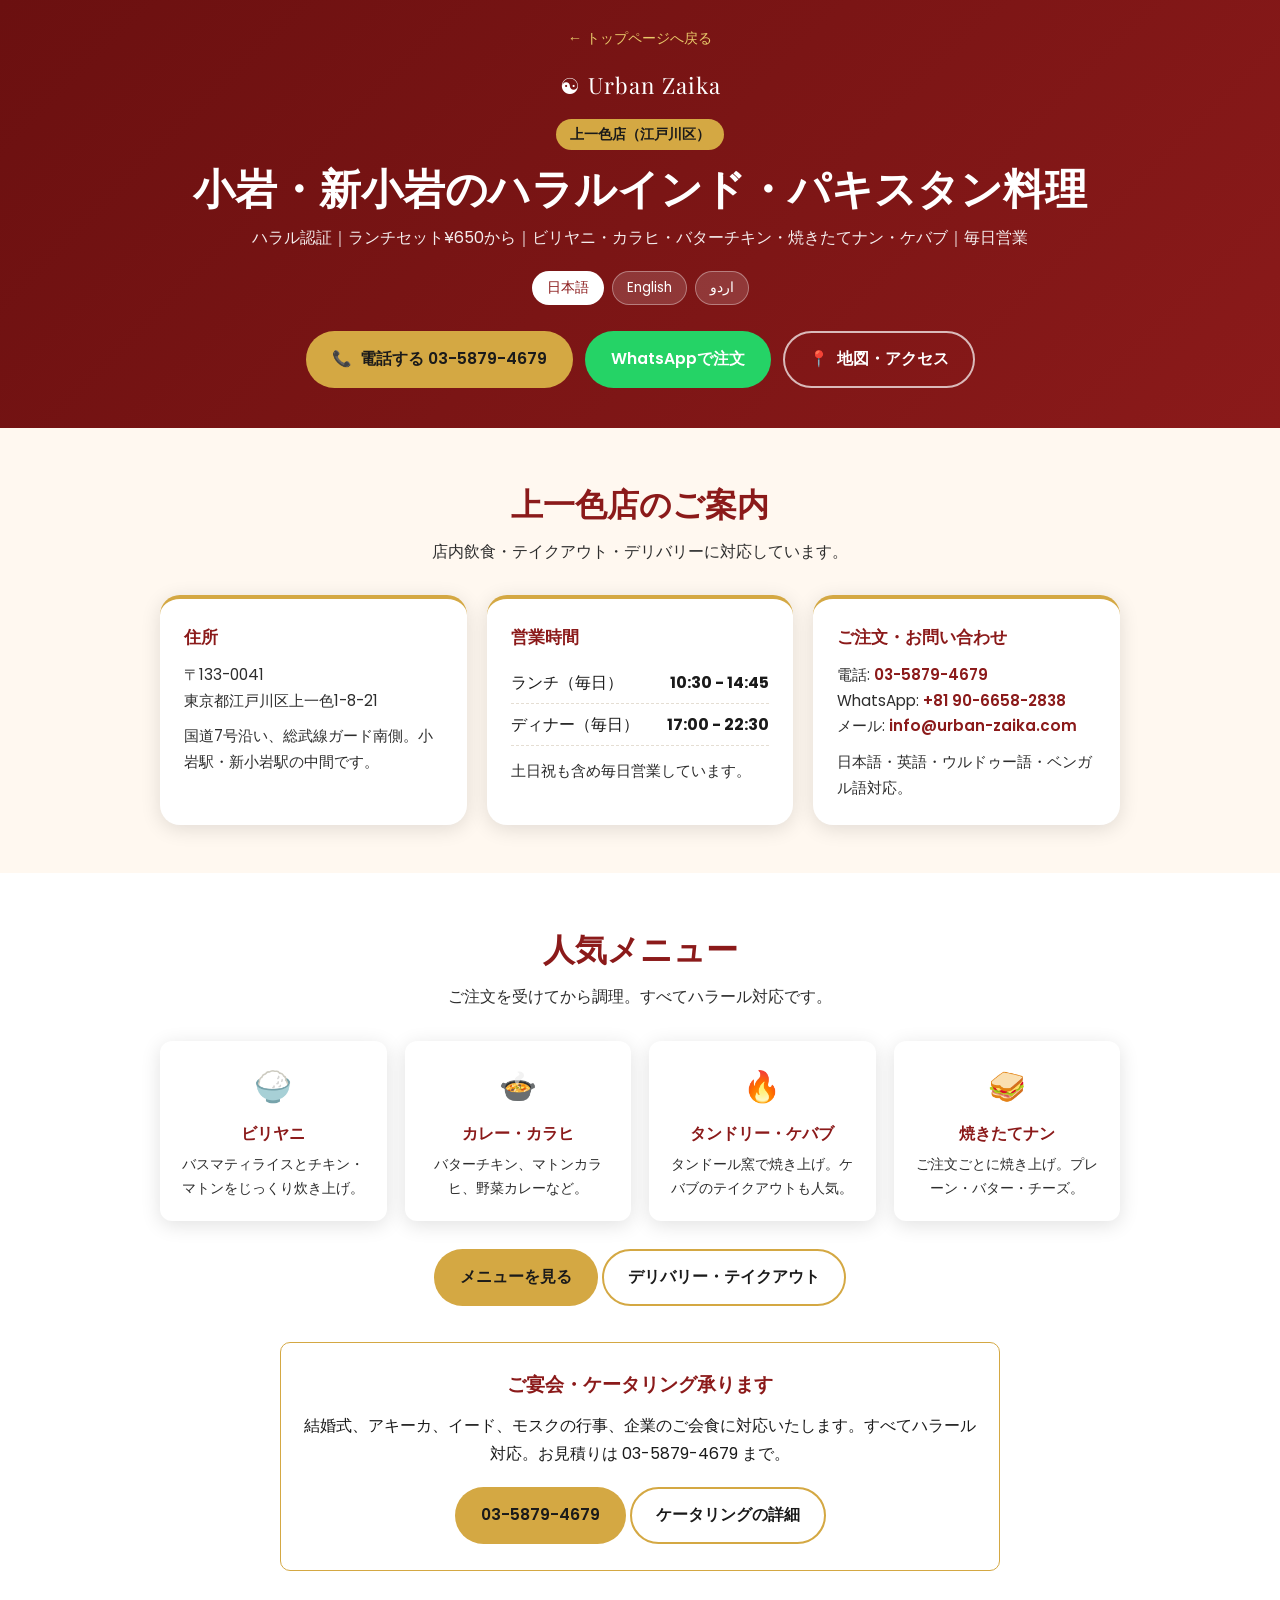
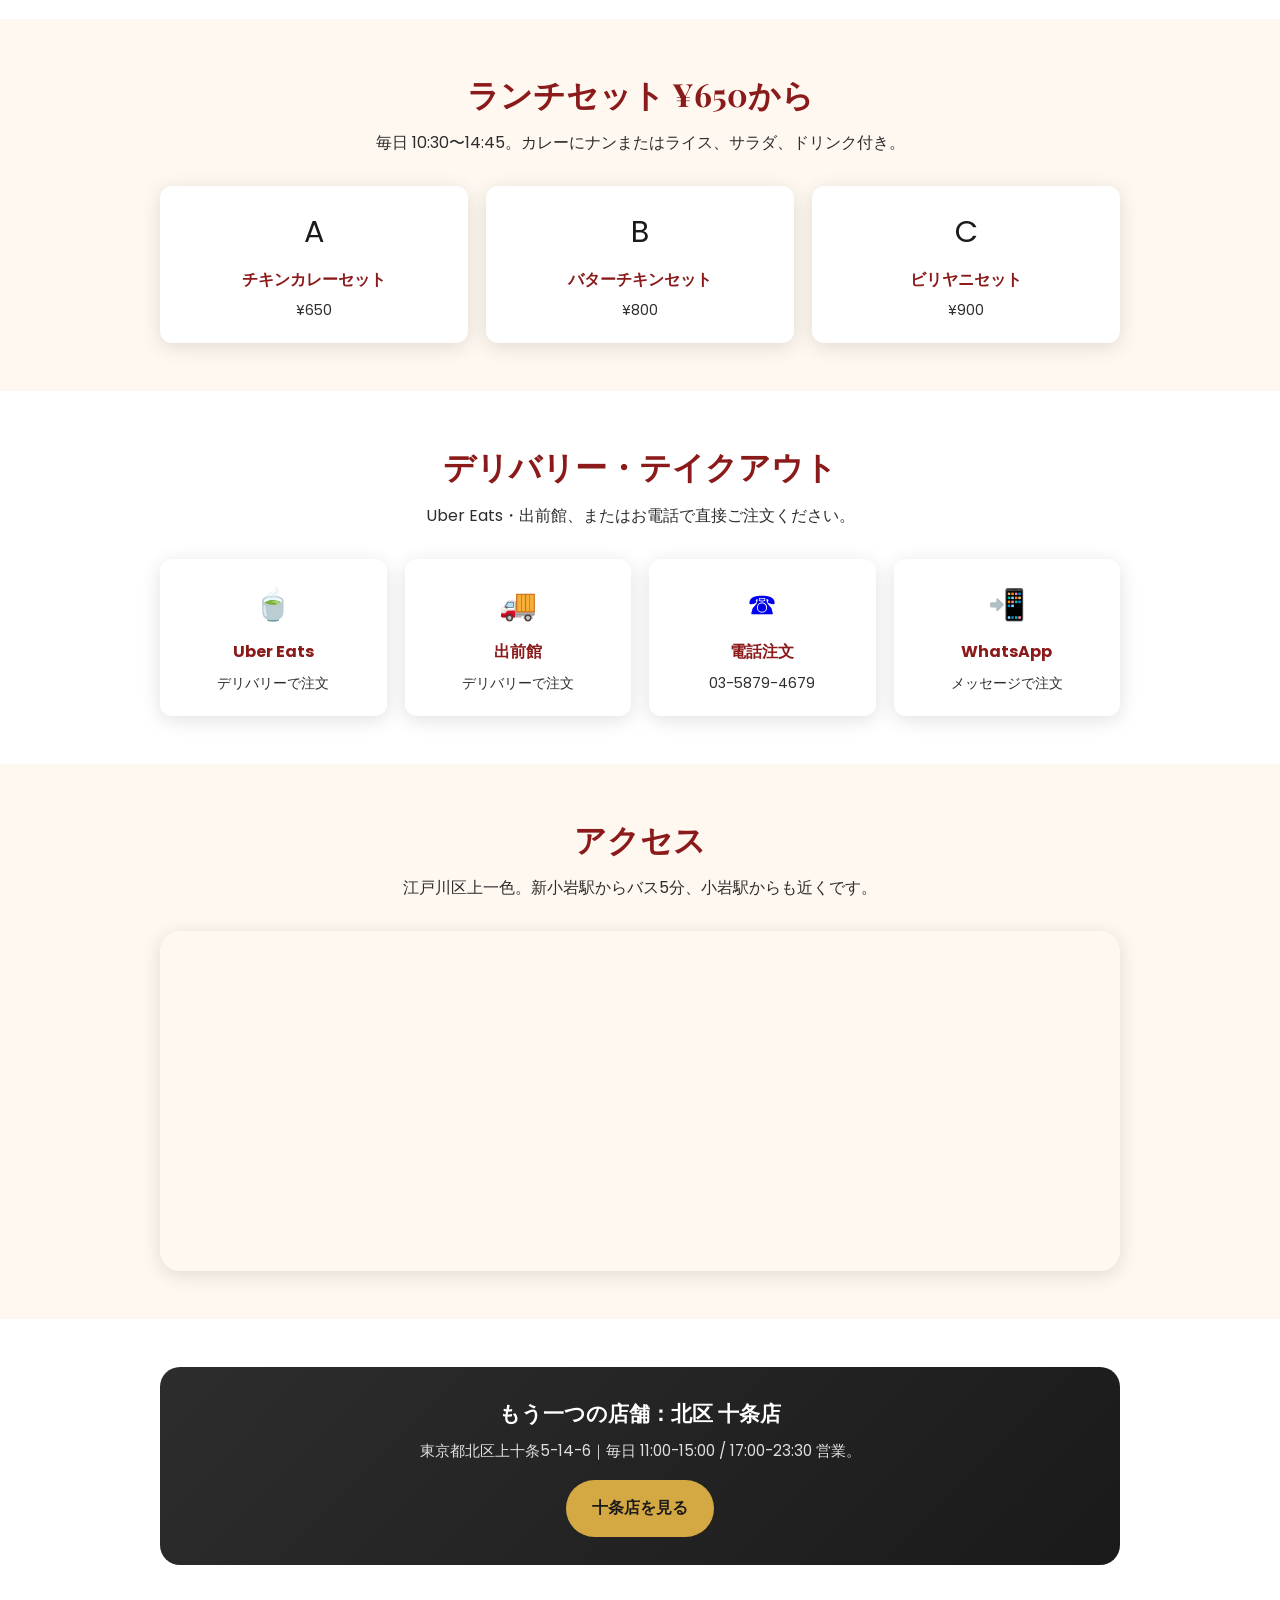
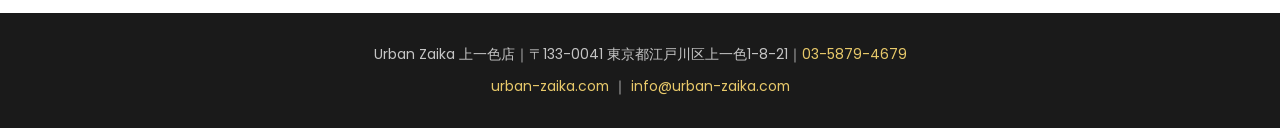
<file: edogawa/index.html>
<!DOCTYPE html>
<html lang="ja">
<head>
  <meta charset="UTF-8">
  <meta name="viewport" content="width=device-width, initial-scale=1.0">
  <title>Urban Zaika 上一色店｜ハラル インドカレー・ビリヤニ｜小岩・新小岩</title>
  <meta name="description" content="江戸川区上一色1-8-21のハラル認証レストラン Urban Zaika 上一色店。ランチセット¥650から。ビリヤニ、バターチキン、カラヒ、焼きたてナン、ケバブ。10:30-14:45／17:00-22:30 毎日営業。Uber Eats・出前館でデリバリー。Halal Indian & Pakistani restaurant near Koiwa and Shinkoiwa, Edogawa, Tokyo — English menu.">
  <meta name="keywords" content="ハラル 江戸川区, ハラル 小岩, インドカレー 小岩, インドカレー 新小岩, カレー 江戸川区, ビリヤニ 東京, ケバブ 東京, パキスタン料理 東京, ランチ 小岩, 上一色 カレー, halal restaurant Tokyo, halal food near me, halal restaurant near me, pakistani restaurant Tokyo, biryani Tokyo, indian restaurant Edogawa">
  <link rel="canonical" href="https://urban-zaika.com/edogawa/">

  <!-- Open Graph -->
  <meta property="og:title" content="Urban Zaika 上一色店｜ハラルインド・パキスタン料理">
  <meta property="og:description" content="江戸川区上一色のハラル認証インド・パキスタン料理。ランチセット¥650から。Uber Eats・出前館でデリバリー。">
  <meta property="og:type" content="website">
  <meta property="og:url" content="https://urban-zaika.com/edogawa/">
  <meta property="og:image" content="https://urban-zaika.com/images/butter-chicken.webp">
  <meta property="og:locale" content="ja_JP">

  <meta name="geo.region" content="JP-13">
  <meta name="geo.placename" content="Edogawa, Tokyo">

  <!-- Google Analytics -->
  <script async defer src="https://www.googletagmanager.com/gtag/js?id=G-XFYZQ5NKZN"></script>
  <script>
    window.dataLayer = window.dataLayer || [];
    function gtag(){dataLayer.push(arguments);}
    gtag('js', new Date());
    gtag('config', 'G-XFYZQ5NKZN');
  </script>

  <!-- Fonts -->
  <link rel="preconnect" href="https://fonts.googleapis.com">
  <link rel="preconnect" href="https://fonts.gstatic.com" crossorigin>
  <link href="https://fonts.googleapis.com/css2?family=Playfair+Display:wght@600;700;800&family=Poppins:wght@300;400;500;600;700&family=Noto+Nastaliq+Urdu:wght@400;600&display=swap" rel="stylesheet">

  <script type="application/ld+json">
  {
    "@context": "https://schema.org",
    "@type": "Restaurant",
    "name": "Urban Zaika 上一色店",
    "alternateName": ["アーバンザイカ 上一色店", "Urban Zaika (Halal Restaurant) Edogawa"],
    "description": "東京都江戸川区上一色のハラル認証インド・パキスタン料理レストラン。Halal Indian & Pakistani cuisine in Edogawa, Tokyo.",
    "image": "https://urban-zaika.com/images/butter-chicken.webp",
    "url": "https://urban-zaika.com/edogawa/",
    "telephone": "+81-3-5879-4679",
    "servesCuisine": ["Indian", "Pakistani", "Halal"],
    "priceRange": "¥1,000-2,000",
    "geo": { "@type": "GeoCoordinates", "latitude": "35.7229072", "longitude": "139.8737767" },
    "address": {
      "@type": "PostalAddress",
      "streetAddress": "上一色1-8-21",
      "addressLocality": "江戸川区",
      "addressRegion": "東京都",
      "postalCode": "133-0041",
      "addressCountry": "JP"
    },
    "openingHoursSpecification": [
      {
        "@type": "OpeningHoursSpecification",
        "dayOfWeek": ["Monday","Tuesday","Wednesday","Thursday","Friday","Saturday","Sunday"],
        "opens": "10:30",
        "closes": "14:45"
      },
      {
        "@type": "OpeningHoursSpecification",
        "dayOfWeek": ["Monday","Tuesday","Wednesday","Thursday","Friday","Saturday","Sunday"],
        "opens": "17:00",
        "closes": "22:30"
      }
    ],
    "parentOrganization": {
      "@type": "Organization",
      "name": "Urban Zaika",
      "url": "https://urban-zaika.com/"
    }
  }
  </script>

  <style>
    *, *::before, *::after { margin: 0; padding: 0; box-sizing: border-box; }

    :root {
      --burgundy: #8B1A1A;
      --burgundy-dark: #6B1010;
      --gold: #D4A843;
      --gold-light: #E8C96A;
      --cream: #FFF8F0;
      --charcoal: #1A1A1A;
      --charcoal-light: #2D2D2D;
      --green: #2D5A27;
      --whatsapp-green: #25D366;
      --white: #FFFFFF;
      --radius-md: 12px;
      --radius-lg: 20px;
      --shadow-md: 0 4px 20px rgba(0,0,0,0.12);
      --transition: 0.3s ease;
    }

    html { scroll-behavior: smooth; font-size: 16px; }
    html[dir="rtl"] { font-family: 'Noto Nastaliq Urdu', 'Poppins', sans-serif; }

    body {
      font-family: 'Poppins', -apple-system, BlinkMacSystemFont, sans-serif;
      color: var(--charcoal);
      background: var(--cream);
      line-height: 1.7;
    }

    .container { max-width: 1000px; margin: 0 auto; padding: 0 20px; }

    /* Header */
    .page-header {
      background: linear-gradient(135deg, var(--burgundy-dark), var(--burgundy));
      color: var(--white);
      padding: 24px 0 40px;
      text-align: center;
    }
    .back-link {
      display: inline-block; color: var(--gold-light); text-decoration: none;
      font-size: 0.9rem; margin-bottom: 16px;
    }
    .back-link:hover { color: var(--white); }
    .page-logo { font-family: 'Playfair Display', serif; font-size: 1.4rem; letter-spacing: 1px; }
    .branch-badge {
      display: inline-block; background: var(--gold); color: var(--charcoal);
      font-weight: 600; font-size: 0.85rem; padding: 4px 14px;
      border-radius: 999px; margin: 14px 0 10px;
    }
    .page-title { font-family: 'Playfair Display', serif; font-size: clamp(1.8rem, 5vw, 2.6rem); line-height: 1.3; }
    .page-subtitle { margin-top: 10px; opacity: 0.92; font-size: 1rem; }

    .lang-switcher { margin-top: 20px; display: flex; gap: 8px; justify-content: center; }
    .lang-btn {
      background: rgba(255,255,255,0.15); color: var(--white); border: 1px solid rgba(255,255,255,0.35);
      padding: 6px 14px; border-radius: 999px; cursor: pointer; font-size: 0.85rem; font-family: inherit;
      transition: var(--transition);
    }
    .lang-btn.active, .lang-btn:hover { background: var(--white); color: var(--burgundy); }

    /* CTA bar */
    .cta-row { display: flex; flex-wrap: wrap; gap: 12px; justify-content: center; margin-top: 26px; }
    .btn {
      display: inline-flex; align-items: center; gap: 8px; text-decoration: none;
      padding: 13px 24px; border-radius: 999px; font-weight: 600; font-size: 0.98rem;
      transition: var(--transition); border: 2px solid transparent;
    }
    .btn-gold { background: var(--gold); color: var(--charcoal); }
    .btn-gold:hover { background: var(--gold-light); }
    .btn-outline { border-color: rgba(255,255,255,0.7); color: var(--white); }
    .btn-outline:hover { background: var(--white); color: var(--burgundy); }
    .btn-whatsapp { background: var(--whatsapp-green); color: var(--white); }
    .btn-whatsapp:hover { filter: brightness(1.08); }

    /* Sections */
    section { padding: 48px 0; }
    .section-title {
      font-family: 'Playfair Display', serif; font-size: clamp(1.5rem, 4vw, 2rem);
      color: var(--burgundy); text-align: center; margin-bottom: 8px;
    }
    .section-lead { text-align: center; color: var(--charcoal-light); margin-bottom: 30px; }

    .info-grid { display: grid; grid-template-columns: repeat(auto-fit, minmax(260px, 1fr)); gap: 20px; }
    .info-card {
      background: var(--white); border-radius: var(--radius-lg); padding: 24px;
      box-shadow: var(--shadow-md); border-top: 4px solid var(--gold);
    }
    .info-card h3 { font-size: 1.05rem; color: var(--burgundy); margin-bottom: 10px; }
    .info-card p, .info-card li { font-size: 0.95rem; color: var(--charcoal-light); }
    .info-card a { color: var(--burgundy); font-weight: 600; text-decoration: none; }
    .info-card a:hover { text-decoration: underline; }
    .hours-row { display: flex; justify-content: space-between; border-bottom: 1px dashed #e5ded3; padding: 7px 0; }
    .hours-row:last-child { border-bottom: none; }

    .dish-grid { display: grid; grid-template-columns: repeat(auto-fit, minmax(200px, 1fr)); gap: 18px; }
    .dish-card {
      background: var(--white); border-radius: var(--radius-md); padding: 20px; text-align: center;
      box-shadow: var(--shadow-md);
    }
    .dish-icon { font-size: 1.9rem; }
    .dish-card h3 { font-size: 1rem; margin: 8px 0 6px; color: var(--burgundy); }
    .dish-card p { font-size: 0.88rem; color: var(--charcoal-light); }

    .map-wrap { border-radius: var(--radius-lg); overflow: hidden; box-shadow: var(--shadow-md); line-height: 0; }
    .map-wrap iframe { width: 100%; height: 340px; border: 0; }

    .band { background: var(--white); }
    .catering-note { max-width: 720px; margin: 36px auto 0; padding: 26px 22px; border: 1px solid var(--gold); border-radius: 10px; text-align: center; }
    .catering-note h3 { color: var(--burgundy); margin: 0 0 10px; font-size: 1.2rem; }
    .catering-note p { margin: 0 0 18px; line-height: 1.8; }
    .other-branch {
      background: linear-gradient(135deg, #2D2D2D, #1A1A1A); color: var(--white);
      border-radius: var(--radius-lg); padding: 28px; text-align: center;
    }
    .other-branch h3 { font-family: 'Playfair Display', serif; font-size: 1.3rem; margin-bottom: 8px; }
    .other-branch p { opacity: 0.85; font-size: 0.95rem; margin-bottom: 16px; }

    footer { background: var(--charcoal); color: rgba(255,255,255,0.75); text-align: center; padding: 30px 0; font-size: 0.87rem; }
    footer a { color: var(--gold-light); text-decoration: none; }

    /* Sticky mobile call bar */
    .mobile-bar { display: none; }
    @media (max-width: 768px) {
      .mobile-bar {
        display: flex; position: fixed; bottom: 0; left: 0; right: 0; z-index: 99;
        background: var(--white); box-shadow: 0 -2px 14px rgba(0,0,0,0.16);
      }
      .mobile-bar a {
        flex: 1; text-align: center; padding: 13px 4px; text-decoration: none;
        font-size: 0.85rem; font-weight: 600; color: var(--burgundy);
      }
      .mobile-bar a + a { border-left: 1px solid #eee; }
      body { padding-bottom: 54px; }
    }
  </style>
</head>
<body>

  <header class="page-header">
    <div class="container">
      <a href="/" class="back-link">&larr; <span data-en="Urban Zaika home" data-ja="トップページへ戻る" data-ur="واپس جائیں">トップページへ戻る</span></a>
      <div class="page-logo"><span>&#9775;</span> Urban Zaika</div>
      <div class="branch-badge"><span data-en="Kamiisshiki Branch, Edogawa" data-ja="上一色店（江戸川区）" data-ur="کامی اِشیکی برانچ، ایدوگاوا">上一色店（江戸川区）</span></div>
      <h1 class="page-title">
        <span data-en="Halal Indian &amp; Pakistani Restaurant in Edogawa" data-ja="小岩・新小岩のハラルインド・パキスタン料理" data-ur="ایدوگاوا میں حلال ہندوستانی اور پاکستانی ریستوران">小岩・新小岩のハラルインド・パキスタン料理</span>
      </h1>
      <p class="page-subtitle">
        <span data-en="Halal certified · Lunch sets from ¥650 · Biryani, karahi, butter chicken, fresh naan &amp; kebabs · Open daily" data-ja="ハラル認証｜ランチセット¥650から｜ビリヤニ・カラヒ・バターチキン・焼きたてナン・ケバブ｜毎日営業" data-ur="حلال سرٹیفائیڈ | لنچ سیٹ ¥650 سے | بریانی، کڑاہی، بٹر چکن، نان اور کباب | روزانہ کھلا">ハラル認証｜ランチセット¥650から｜ビリヤニ・カラヒ・バターチキン・焼きたてナン・ケバブ｜毎日営業</span>
      </p>

      <div class="lang-switcher">
        <button class="lang-btn active" onclick="setLang('ja')">日本語</button>
        <button class="lang-btn" onclick="setLang('en')">English</button>
        <button class="lang-btn" onclick="setLang('ur')">اردو</button>
      </div>

      <div class="cta-row">
        <a class="btn btn-gold" href="tel:03-5879-4679" onclick="gtag('event','click_cta',{cta:'call',branch:'edogawa'})">
          &#128222; <span data-en="Call 03-5879-4679" data-ja="電話する 03-5879-4679" data-ur="کال کریں 03-5879-4679">電話する 03-5879-4679</span>
        </a>
        <a class="btn btn-whatsapp" href="https://wa.me/819066582838?text=Hi%2C%20I%27d%20like%20to%20order%20from%20Urban%20Zaika%20Edogawa" target="_blank" rel="noopener" onclick="gtag('event','click_cta',{cta:'whatsapp',branch:'edogawa'})">
          <span data-en="Order on WhatsApp" data-ja="WhatsAppで注文" data-ur="واٹس ایپ پر آرڈر کریں">WhatsAppで注文</span>
        </a>
        <a class="btn btn-outline" href="https://www.google.com/maps/dir/?api=1&destination=%E6%9D%B1%E4%BA%AC%E9%83%BD%E6%B1%9F%E6%88%B8%E5%B7%9D%E5%8C%BA%E4%B8%8A%E4%B8%80%E8%89%B21-8-21" target="_blank" rel="noopener" onclick="gtag('event','click_cta',{cta:'directions',branch:'edogawa'})">
          &#128205; <span data-en="Get directions" data-ja="地図・アクセス" data-ur="راستہ دیکھیں">地図・アクセス</span>
        </a>
      </div>
    </div>
  </header>

  <section>
    <div class="container">
      <h2 class="section-title"><span data-en="Visit the Kamiisshiki branch" data-ja="上一色店のご案内" data-ur="کامی اِشیکی برانچ کی معلومات">上一色店のご案内</span></h2>
      <p class="section-lead"><span data-en="Dine in, take away, or order for delivery." data-ja="店内飲食・テイクアウト・デリバリーに対応しています。" data-ur="ڈائن اِن، ٹیک آؤٹ اور ڈیلیوری دستیاب ہے۔">店内飲食・テイクアウト・デリバリーに対応しています。</span></p>

      <div class="info-grid">
        <div class="info-card">
          <h3><span data-en="Address" data-ja="住所" data-ur="پتہ">住所</span></h3>
          <p>〒133-0041<br>
            <span data-en="1-8-21 Kamiisshiki, Edogawa City, Tokyo" data-ja="東京都江戸川区上一色1-8-21" data-ur="1-8-21 کامی اِشیکی، ایدوگاوا، ٹوکیو">東京都江戸川区上一色1-8-21</span>
          </p>
          <p style="margin-top:10px">
            <span data-en="Route 7, just south of the Sobu line overpass — between Koiwa and Shinkoiwa." data-ja="国道7号沿い、総武線ガード南側。小岩駅・新小岩駅の中間です。" data-ur="روٹ 7 پر، سوبو لائن اوورپاس کے جنوب میں۔">国道7号沿い、総武線ガード南側。小岩駅・新小岩駅の中間です。</span>
          </p>
        </div>

        <div class="info-card">
          <h3><span data-en="Opening hours" data-ja="営業時間" data-ur="اوقات کار">営業時間</span></h3>
          <div class="hours-row">
            <span data-en="Lunch, daily" data-ja="ランチ（毎日）" data-ur="لنچ (روزانہ)">ランチ（毎日）</span>
            <strong>10:30 - 14:45</strong>
          </div>
          <div class="hours-row">
            <span data-en="Dinner, daily" data-ja="ディナー（毎日）" data-ur="ڈنر (روزانہ)">ディナー（毎日）</span>
            <strong>17:00 - 22:30</strong>
          </div>
          <p style="margin-top:12px">
            <span data-en="Open every day, including weekends and holidays." data-ja="土日祝も含め毎日営業しています。" data-ur="ہفتے کے ساتوں دن کھلا ہے۔">土日祝も含め毎日営業しています。</span>
          </p>
        </div>

        <div class="info-card">
          <h3><span data-en="Order &amp; contact" data-ja="ご注文・お問い合わせ" data-ur="آرڈر اور رابطہ">ご注文・お問い合わせ</span></h3>
          <p>
            <span data-en="Phone" data-ja="電話" data-ur="فون">電話</span>:
            <a href="tel:03-5879-4679" onclick="gtag('event','click_cta',{cta:'call_info',branch:'edogawa'})">03-5879-4679</a>
          </p>
          <p>
            <span data-en="WhatsApp" data-ja="WhatsApp" data-ur="واٹس ایپ">WhatsApp</span>:
            <a href="https://wa.me/819066582838" target="_blank" rel="noopener" onclick="gtag('event','click_cta',{cta:'whatsapp_info',branch:'edogawa'})">+81 90-6658-2838</a>
          </p>
          <p>
            <span data-en="Email" data-ja="メール" data-ur="ای میل">メール</span>:
            <a href="mailto:info@urban-zaika.com">info@urban-zaika.com</a>
          </p>
          <p style="margin-top:10px">
            <span data-en="English, Japanese, Urdu and Bengali welcome." data-ja="日本語・英語・ウルドゥー語・ベンガル語対応。" data-ur="اردو، انگریزی اور جاپانی میں خدمت۔">日本語・英語・ウルドゥー語・ベンガル語対応。</span>
          </p>
        </div>
      </div>
    </div>
  </section>

  <section class="band">
    <div class="container">
      <h2 class="section-title"><span data-en="What people order here" data-ja="人気メニュー" data-ur="مقبول پکوان">人気メニュー</span></h2>
      <p class="section-lead"><span data-en="Cooked to order, 100% halal." data-ja="ご注文を受けてから調理。すべてハラール対応です。" data-ur="آرڈر پر تازہ پکایا جاتا ہے، 100% حلال۔">ご注文を受けてから調理。すべてハラール対応です。</span></p>

      <div class="dish-grid">
        <div class="dish-card">
          <div class="dish-icon">&#127834;</div>
          <h3><span data-en="Biryani" data-ja="ビリヤニ" data-ur="بریانی">ビリヤニ</span></h3>
          <p><span data-en="Basmati rice slow-cooked with chicken or mutton." data-ja="バスマティライスとチキン・マトンをじっくり炊き上げ。" data-ur="باسمتی چاول، چکن یا مٹن کے ساتھ۔">バスマティライスとチキン・マトンをじっくり炊き上げ。</span></p>
        </div>
        <div class="dish-card">
          <div class="dish-icon">&#127858;</div>
          <h3><span data-en="Curry &amp; karahi" data-ja="カレー・カラヒ" data-ur="سالن اور کڑاہی">カレー・カラヒ</span></h3>
          <p><span data-en="Butter chicken, mutton karahi, vegetable curries." data-ja="バターチキン、マトンカラヒ、野菜カレーなど。" data-ur="بٹر چکن، مٹن کڑاہی، سبزی سالن۔">バターチキン、マトンカラヒ、野菜カレーなど。</span></p>
        </div>
        <div class="dish-card">
          <div class="dish-icon">&#128293;</div>
          <h3><span data-en="Tandoori &amp; kebabs" data-ja="タンドリー・ケバブ" data-ur="تندوری اور کباب">タンドリー・ケバブ</span></h3>
          <p><span data-en="Grilled in the tandoor, plus kebab wraps to take away." data-ja="タンドール窯で焼き上げ。ケバブのテイクアウトも人気。" data-ur="تندور میں تیار، کباب ریپ ٹیک آؤٹ کے لیے۔">タンドール窯で焼き上げ。ケバブのテイクアウトも人気。</span></p>
        </div>
        <div class="dish-card">
          <div class="dish-icon">&#129386;</div>
          <h3><span data-en="Fresh naan" data-ja="焼きたてナン" data-ur="تازہ نان">焼きたてナン</span></h3>
          <p><span data-en="Baked to order — plain, butter or cheese." data-ja="ご注文ごとに焼き上げ。プレーン・バター・チーズ。" data-ur="آرڈر پر تازہ — پلین، بٹر یا چیز۔">ご注文ごとに焼き上げ。プレーン・バター・チーズ。</span></p>
        </div>
      </div>

      <div style="text-align:center; margin-top:28px">
        <a class="btn btn-gold" href="/#menu" onclick="gtag('event','click_cta',{cta:'view_menu',branch:'edogawa'})">
          <span data-en="See the full menu" data-ja="メニューを見る" data-ur="مکمل مینو دیکھیں">メニューを見る</span>
        </a>
        <a class="btn btn-gold" href="/delivery/" style="background:var(--white); border:2px solid var(--gold)" onclick="gtag('event','click_cta',{cta:'delivery_page',branch:'edogawa'})">
          <span data-en="Delivery &amp; takeout" data-ja="デリバリー・テイクアウト" data-ur="ڈیلیوری اور ٹیک آؤٹ">デリバリー・テイクアウト</span>
        </a>
      </div>

      <div class="catering-note">
        <h3><span data-en="Party &amp; event catering" data-ja="ご宴会・ケータリング承ります" data-ur="پارٹی اور تقریبات کے لیے کیٹرنگ">ご宴会・ケータリング承ります</span></h3>
        <p><span data-en="Weddings, aqiqah, Eid, mosque events and company functions — halal throughout. Call 03-5879-4679 for a quote." data-ja="結婚式、アキーカ、イード、モスクの行事、企業のご会食に対応いたします。すべてハラール対応。お見積りは 03-5879-4679 まで。" data-ur="شادی، عقیقہ، عید، مسجد کی تقریبات اور دفتری تقریبات — مکمل حلال۔ قیمت کے لیے 03-5879-4679 پر کال کریں۔">結婚式、アキーカ、イード、モスクの行事、企業のご会食に対応いたします。すべてハラール対応。お見積りは 03-5879-4679 まで。</span></p>
        <a class="btn btn-gold" href="tel:03-5879-4679" onclick="uzCatering({branch:'edogawa'})">03-5879-4679</a>
        <a class="btn btn-gold" href="/catering/" style="background:var(--white); border:2px solid var(--gold)" onclick="uzCatering({branch:'edogawa',cta:'page'})"><span data-en="Catering details" data-ja="ケータリングの詳細" data-ur="کیٹرنگ کی تفصیل">ケータリングの詳細</span></a>
      </div>
    </div>
  </section>

  <section>
    <div class="container">
      <h2 class="section-title"><span data-en="Lunch sets from ¥650" data-ja="ランチセット ¥650から" data-ur="لنچ سیٹ ¥650 سے">ランチセット ¥650から</span></h2>
      <p class="section-lead"><span data-en="Weekdays and weekends, 10:30–14:45. Curry with naan or rice, salad and a soft drink." data-ja="毎日 10:30〜14:45。カレーにナンまたはライス、サラダ、ドリンク付き。" data-ur="روزانہ 10:30–14:45۔ سالن کے ساتھ نان یا چاول، سلاد اور مشروب۔">毎日 10:30〜14:45。カレーにナンまたはライス、サラダ、ドリンク付き。</span></p>
      <div class="dish-grid">
        <div class="dish-card">
          <div class="dish-icon">A</div>
          <h3><span data-en="Chicken Curry Set" data-ja="チキンカレーセット" data-ur="چکن کری سیٹ">チキンカレーセット</span></h3>
          <p>&yen;650</p>
        </div>
        <div class="dish-card">
          <div class="dish-icon">B</div>
          <h3><span data-en="Butter Chicken Set" data-ja="バターチキンセット" data-ur="بٹر چکن سیٹ">バターチキンセット</span></h3>
          <p>&yen;800</p>
        </div>
        <div class="dish-card">
          <div class="dish-icon">C</div>
          <h3><span data-en="Biryani Set" data-ja="ビリヤニセット" data-ur="بریانی سیٹ">ビリヤニセット</span></h3>
          <p>&yen;900</p>
        </div>
      </div>
    </div>
  </section>

  <section class="band">
    <div class="container">
      <h2 class="section-title"><span data-en="Delivery &amp; takeout" data-ja="デリバリー・テイクアウト" data-ur="ڈیلیوری اور ٹیک آؤٹ">デリバリー・テイクアウト</span></h2>
      <p class="section-lead"><span data-en="Order on Uber Eats or Demaecan, or call us directly." data-ja="Uber Eats・出前館、またはお電話で直接ご注文ください。" data-ur="اوبر ایٹس، ڈیمائیکان یا فون پر آرڈر کریں۔">Uber Eats・出前館、またはお電話で直接ご注文ください。</span></p>
      <div class="dish-grid">
        <a class="dish-card" style="text-decoration:none" href="https://www.ubereats.com/jp-en/store/urban-zaika/7nI_6BfbXSCbGXHMspiI7A" target="_blank" rel="noopener" onclick="gtag('event','click_delivery',{platform:'ubereats',branch:'edogawa'})">
          <div class="dish-icon">&#127861;</div>
          <h3>Uber Eats</h3>
          <p><span data-en="Order for delivery" data-ja="デリバリーで注文" data-ur="ڈیلیوری کے لیے آرڈر">デリバリーで注文</span></p>
        </a>
        <a class="dish-card" style="text-decoration:none" href="https://demae-can.com/shop/menu/3470881" target="_blank" rel="noopener" onclick="gtag('event','click_delivery',{platform:'demaecan',branch:'edogawa'})">
          <div class="dish-icon">&#128666;</div>
          <h3><span data-en="Demaecan" data-ja="出前館" data-ur="ڈیمائیکان">出前館</span></h3>
          <p><span data-en="Order for delivery" data-ja="デリバリーで注文" data-ur="ڈیلیوری کے لیے آرڈر">デリバリーで注文</span></p>
        </a>
        <a class="dish-card" style="text-decoration:none" href="tel:03-5879-4679" onclick="gtag('event','click_delivery',{platform:'phone',branch:'edogawa'})">
          <div class="dish-icon">&#9742;</div>
          <h3><span data-en="Phone order" data-ja="電話注文" data-ur="فون آرڈر">電話注文</span></h3>
          <p>03-5879-4679</p>
        </a>
        <a class="dish-card" style="text-decoration:none" href="https://wa.me/819066582838?text=Hi%2C%20I%27d%20like%20to%20order%20from%20Urban%20Zaika%20Edogawa" target="_blank" rel="noopener" onclick="gtag('event','click_delivery',{platform:'whatsapp',branch:'edogawa'})">
          <div class="dish-icon">&#128242;</div>
          <h3>WhatsApp</h3>
          <p><span data-en="Order by message" data-ja="メッセージで注文" data-ur="پیغام سے آرڈر">メッセージで注文</span></p>
        </a>
      </div>
    </div>
  </section>

  <section>
    <div class="container">
      <h2 class="section-title"><span data-en="Find us" data-ja="アクセス" data-ur="ہم تک پہنچیں">アクセス</span></h2>
      <p class="section-lead"><span data-en="Kamiisshiki, Edogawa — bus from Shinkoiwa Station, or a short drive from Koiwa." data-ja="江戸川区上一色。新小岩駅からバス5分、小岩駅からも近くです。" data-ur="کامی اِشیکی، ایدوگاوا — شنکوئیوا اسٹیشن سے بس۔">江戸川区上一色。新小岩駅からバス5分、小岩駅からも近くです。</span></p>
      <div class="map-wrap">
        <iframe
          src="https://maps.google.com/maps?q=%E6%9D%B1%E4%BA%AC%E9%83%BD%E6%B1%9F%E6%88%B8%E5%B7%9D%E5%8C%BA%E4%B8%8A%E4%B8%80%E8%89%B21-8-21&hl=ja&z=17&output=embed"
          loading="lazy" referrerpolicy="no-referrer-when-downgrade"
          title="Urban Zaika Kamiisshiki map"></iframe>
      </div>
    </div>
  </section>

  <section class="band">
    <div class="container">
      <div class="other-branch">
        <h3><span data-en="Our other branch: Jujo, Kita-ku" data-ja="もう一つの店舗：北区 十条店" data-ur="ہماری دوسری برانچ: جوجو، کیتا-کو">もう一つの店舗：北区 十条店</span></h3>
        <p><span data-en="5-14-6 Kamijujo, Kita-ku — open daily 11:00-15:00 / 17:00-23:30." data-ja="東京都北区上十条5-14-6｜毎日 11:00-15:00 / 17:00-23:30 営業。" data-ur="5-14-6 کامی جوجو، کیتا-کو — روزانہ کھلا۔">東京都北区上十条5-14-6｜毎日 11:00-15:00 / 17:00-23:30 営業。</span></p>
        <a class="btn btn-gold" href="/kita-ku/" onclick="gtag('event','click_cta',{cta:'other_branch',branch:'edogawa'})">
          <span data-en="Jujo branch" data-ja="十条店を見る" data-ur="جوجو برانچ">十条店を見る</span>
        </a>
      </div>
    </div>
  </section>

  <footer>
    <div class="container">
      <p>Urban Zaika 上一色店｜〒133-0041 東京都江戸川区上一色1-8-21｜<a href="tel:03-5879-4679">03-5879-4679</a></p>
      <p style="margin-top:8px"><a href="/">urban-zaika.com</a> ｜ <a href="mailto:info@urban-zaika.com">info@urban-zaika.com</a></p>
    </div>
  </footer>

  <div class="mobile-bar">
    <a href="tel:03-5879-4679" onclick="gtag('event','click_cta',{cta:'mobile_call',branch:'edogawa'})">&#128222; <span data-en="Call" data-ja="電話" data-ur="کال">電話</span></a>
    <a href="https://wa.me/819066582838" target="_blank" rel="noopener" onclick="gtag('event','click_cta',{cta:'mobile_whatsapp',branch:'edogawa'})">WhatsApp</a>
    <a href="https://www.google.com/maps/dir/?api=1&destination=%E6%9D%B1%E4%BA%AC%E9%83%BD%E6%B1%9F%E6%88%B8%E5%B7%9D%E5%8C%BA%E4%B8%8A%E4%B8%80%E8%89%B21-8-21" target="_blank" rel="noopener" onclick="gtag('event','click_cta',{cta:'mobile_directions',branch:'edogawa'})">&#128205; <span data-en="Map" data-ja="地図" data-ur="نقشہ">地図</span></a>
  </div>

  <script>
    function setLang(lang) {
      document.querySelectorAll('[data-en]').forEach(function (el) {
        var v = el.getAttribute('data-' + lang);
        if (v) el.innerHTML = v;
      });
      document.documentElement.lang = lang === 'ur' ? 'ur' : (lang === 'en' ? 'en' : 'ja');
      document.documentElement.dir = lang === 'ur' ? 'rtl' : 'ltr';
      document.querySelectorAll('.lang-btn').forEach(function (b) { b.classList.remove('active'); });
      var idx = { ja: 0, en: 1, ur: 2 }[lang];
      document.querySelectorAll('.lang-btn')[idx].classList.add('active');
      try { localStorage.setItem('uz_lang', lang); } catch (e) {}
      gtag('event', 'switch_language', { language: lang, page: 'edogawa' });
    }
    try {
      // ?lang=en|ja|ur wins over the stored preference so ads can land in the right language
      var param = new URLSearchParams(location.search).get('lang');
      var saved = ['en','ja','ur'].indexOf(param) !== -1 ? param : localStorage.getItem('uz_lang');
      if (saved && saved !== 'ja') setLang(saved);
    } catch (e) {}
  </script>

  <script>
    // Catering clicks fire two events on purpose: click_catering for granular reporting, and
    // click_cta - already a GA4 key event and imported into Ads - so the click actually counts
    // as a conversion instead of waiting on a new key event being registered and re-imported.
    function uzCatering(params) {
      try {
        gtag('event', 'click_catering', params);
        gtag('event', 'click_cta', Object.assign({ cta: 'catering' }, params));
      } catch (e) {}
    }
  </script>
</body>
</html>
</file>
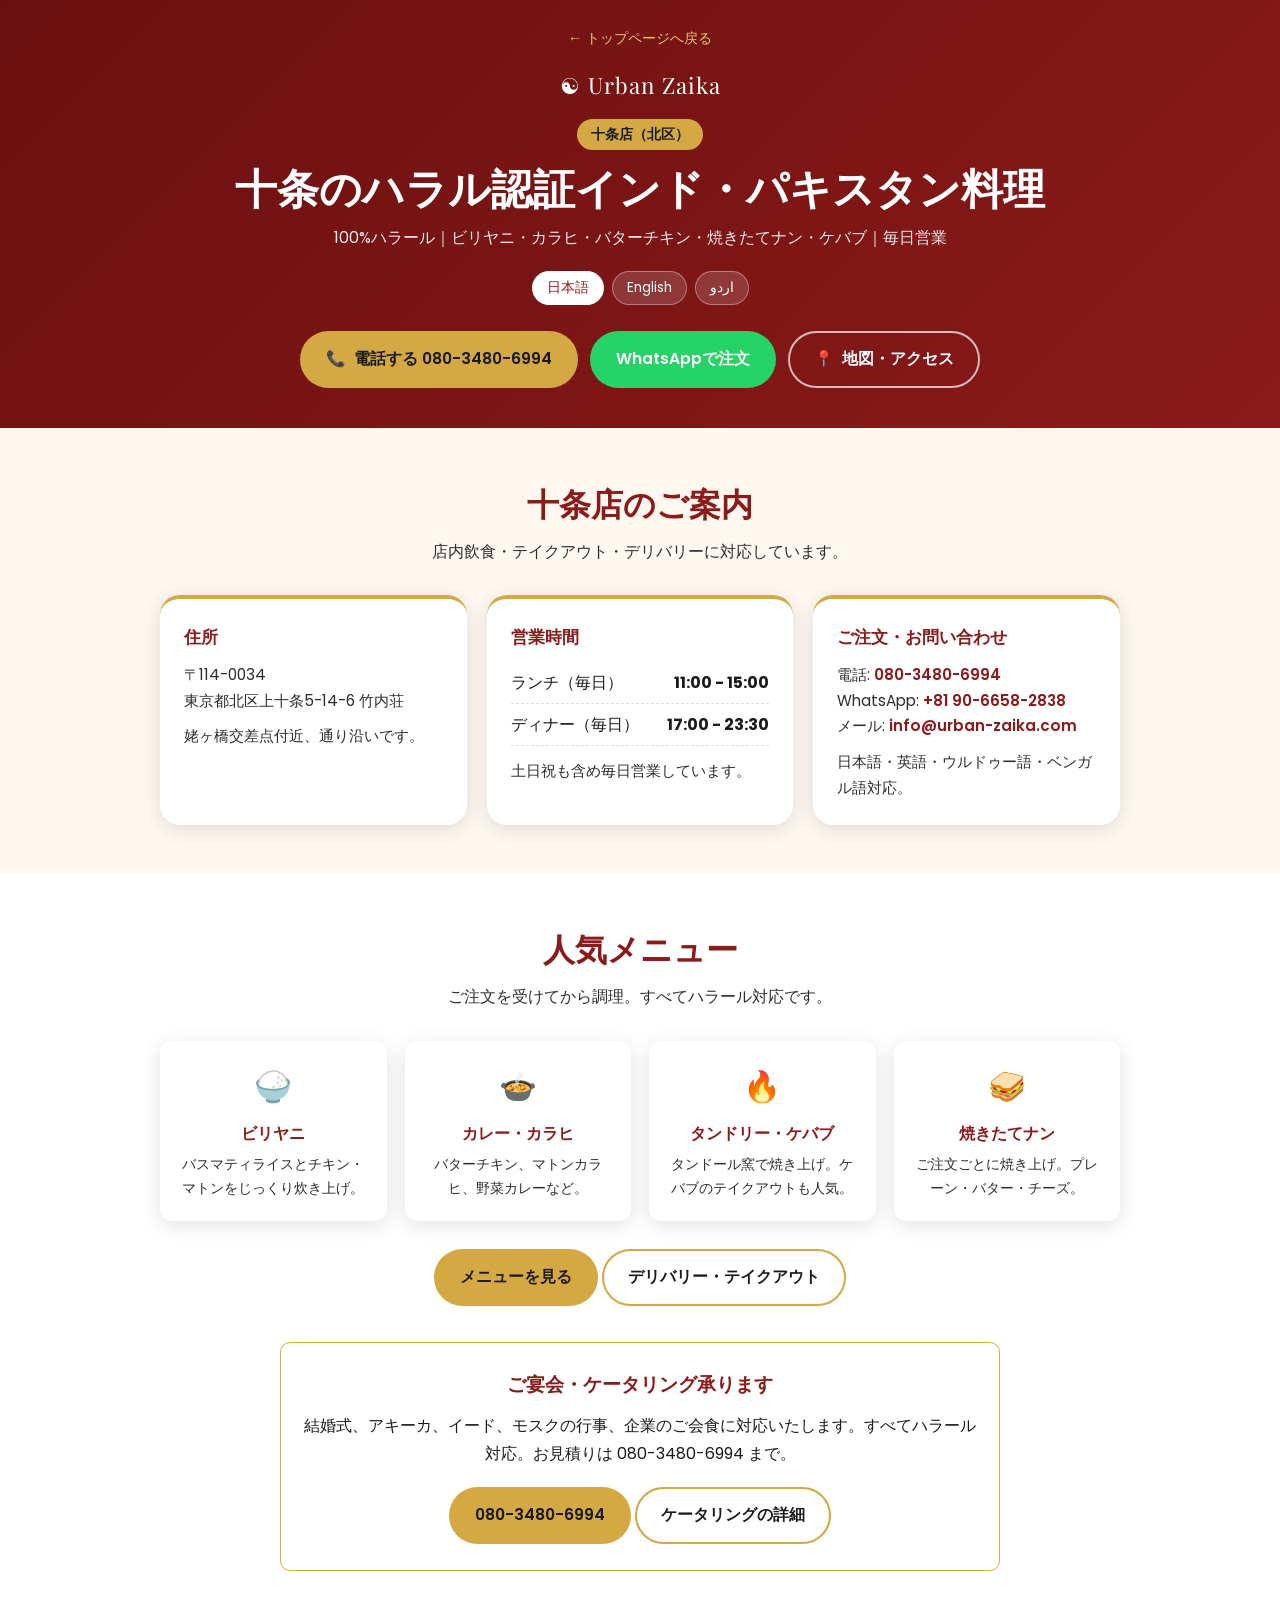
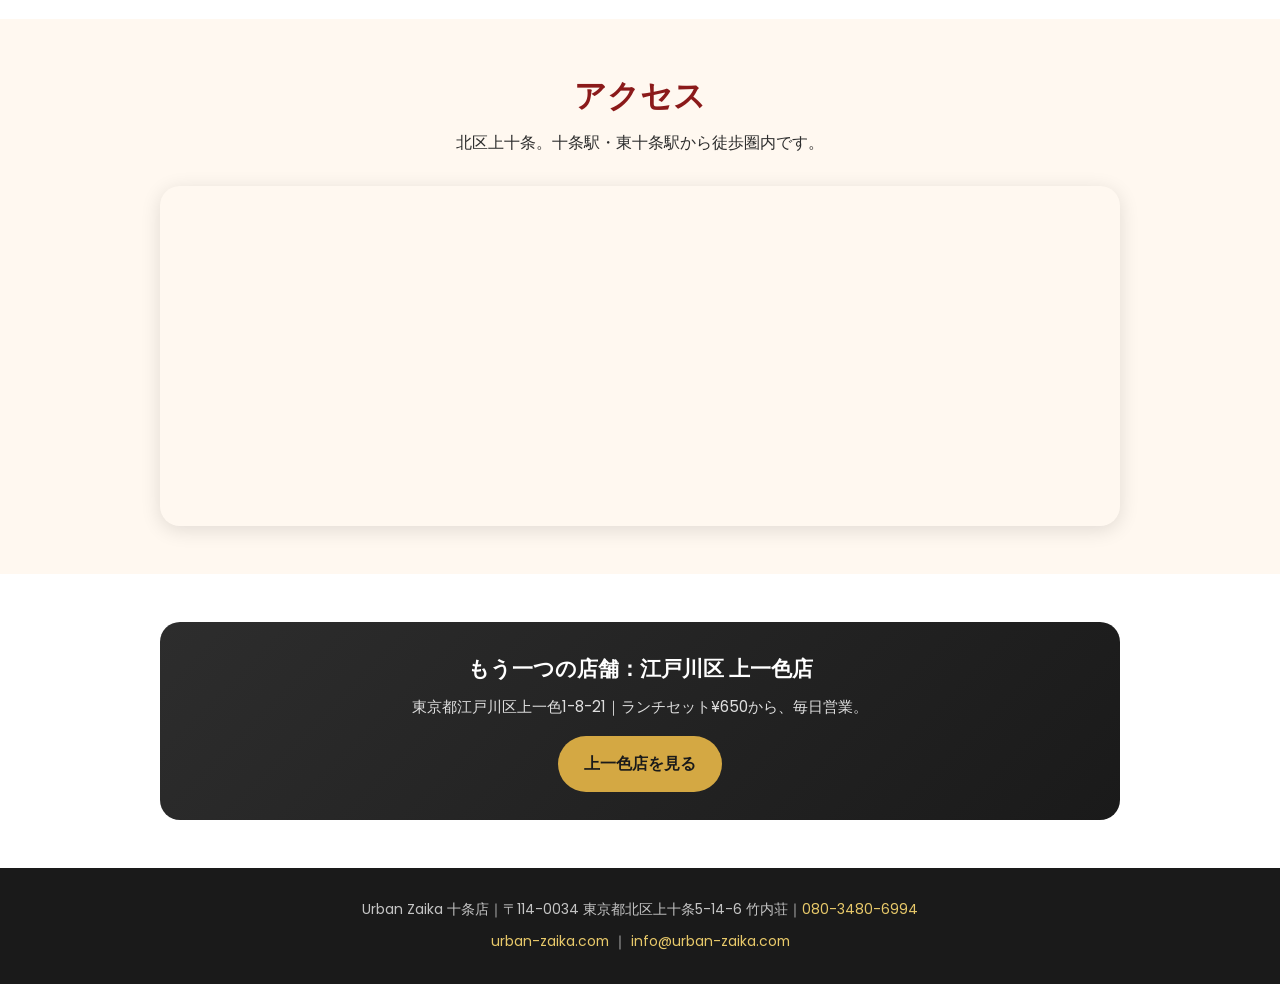
<file: kita-ku/index.html>
<!DOCTYPE html>
<html lang="ja">
<head>
  <meta charset="UTF-8">
  <meta name="viewport" content="width=device-width, initial-scale=1.0">
  <title>Urban Zaika 十条店｜ハラル認証インド・パキスタン料理｜北区上十条</title>
  <meta name="description" content="東京都北区上十条5-14-6のハラル認証インド・パキスタン料理 Urban Zaika 十条店。ビリヤニ、バターチキン、カラヒ、焼きたてナン、ケバブ。ランチ11:00-15:00／ディナー17:00-23:30、毎日営業。テイクアウト・デリバリー対応。Halal Indian & Pakistani restaurant near Jujo, Kita-ku, Tokyo.">
  <meta name="keywords" content="十条 カレー, インドカレー 十条, ビリヤニ 北区, ハラル 十条, ハラル 北区, ハラル認証 北区, ハラル認証 十条, パキスタン料理 十条, ネパール料理 十条, 東十条 インド料理, 王子 カレー, 赤羽 インドカレー, halal restaurant Jujo, indian restaurant Kita-ku Tokyo">
  <link rel="canonical" href="https://urban-zaika.com/kita-ku/">

  <!-- Open Graph -->
  <meta property="og:title" content="Urban Zaika 十条店｜ハラル認証インド・パキスタン料理">
  <meta property="og:description" content="北区上十条の本格ハラル認証インド・パキスタン料理。ビリヤニ、カレー、焼きたてナン、ケバブ。毎日営業、テイクアウト可。">
  <meta property="og:type" content="website">
  <meta property="og:url" content="https://urban-zaika.com/kita-ku/">
  <meta property="og:image" content="https://urban-zaika.com/images/butter-chicken.webp">
  <meta property="og:locale" content="ja_JP">

  <meta name="geo.region" content="JP-13">
  <meta name="geo.placename" content="Kita-ku, Tokyo">

  <!-- Google Analytics -->
  <script async defer src="https://www.googletagmanager.com/gtag/js?id=G-XFYZQ5NKZN"></script>
  <script>
    window.dataLayer = window.dataLayer || [];
    function gtag(){dataLayer.push(arguments);}
    gtag('js', new Date());
    gtag('config', 'G-XFYZQ5NKZN');
  </script>

  <!-- Fonts -->
  <link rel="preconnect" href="https://fonts.googleapis.com">
  <link rel="preconnect" href="https://fonts.gstatic.com" crossorigin>
  <link href="https://fonts.googleapis.com/css2?family=Playfair+Display:wght@600;700;800&family=Poppins:wght@300;400;500;600;700&family=Noto+Nastaliq+Urdu:wght@400;600&display=swap" rel="stylesheet">

  <script type="application/ld+json">
  {
    "@context": "https://schema.org",
    "@type": "Restaurant",
    "name": "Urban Zaika 十条店",
    "alternateName": ["アーバンザイカ 十条店", "Urban Zaika (Halal Restaurant) Jujo"],
    "description": "東京都北区上十条のハラル認証インド・パキスタン料理レストラン。Halal Indian & Pakistani cuisine in Kita-ku, Tokyo.",
    "image": "https://urban-zaika.com/images/butter-chicken.webp",
    "url": "https://urban-zaika.com/kita-ku/",
    "telephone": "+81-80-3480-6994",
    "servesCuisine": ["Indian", "Pakistani", "Halal"],
    "priceRange": "¥1,000-2,000",
    "address": {
      "@type": "PostalAddress",
      "streetAddress": "上十条5-14-6 竹内荘",
      "addressLocality": "北区",
      "addressRegion": "東京都",
      "postalCode": "114-0034",
      "addressCountry": "JP"
    },
    "openingHoursSpecification": [
      {
        "@type": "OpeningHoursSpecification",
        "dayOfWeek": ["Monday","Tuesday","Wednesday","Thursday","Friday","Saturday","Sunday"],
        "opens": "11:00",
        "closes": "15:00"
      },
      {
        "@type": "OpeningHoursSpecification",
        "dayOfWeek": ["Monday","Tuesday","Wednesday","Thursday","Friday","Saturday","Sunday"],
        "opens": "17:00",
        "closes": "23:30"
      }
    ],
    "parentOrganization": {
      "@type": "Organization",
      "name": "Urban Zaika",
      "url": "https://urban-zaika.com/"
    }
  }
  </script>

  <style>
    *, *::before, *::after { margin: 0; padding: 0; box-sizing: border-box; }

    :root {
      --burgundy: #8B1A1A;
      --burgundy-dark: #6B1010;
      --gold: #D4A843;
      --gold-light: #E8C96A;
      --cream: #FFF8F0;
      --charcoal: #1A1A1A;
      --charcoal-light: #2D2D2D;
      --green: #2D5A27;
      --whatsapp-green: #25D366;
      --white: #FFFFFF;
      --radius-md: 12px;
      --radius-lg: 20px;
      --shadow-md: 0 4px 20px rgba(0,0,0,0.12);
      --transition: 0.3s ease;
    }

    html { scroll-behavior: smooth; font-size: 16px; }
    html[dir="rtl"] { font-family: 'Noto Nastaliq Urdu', 'Poppins', sans-serif; }

    body {
      font-family: 'Poppins', -apple-system, BlinkMacSystemFont, sans-serif;
      color: var(--charcoal);
      background: var(--cream);
      line-height: 1.7;
    }

    .container { max-width: 1000px; margin: 0 auto; padding: 0 20px; }

    /* Header */
    .page-header {
      background: linear-gradient(135deg, var(--burgundy-dark), var(--burgundy));
      color: var(--white);
      padding: 24px 0 40px;
      text-align: center;
    }
    .back-link {
      display: inline-block; color: var(--gold-light); text-decoration: none;
      font-size: 0.9rem; margin-bottom: 16px;
    }
    .back-link:hover { color: var(--white); }
    .page-logo { font-family: 'Playfair Display', serif; font-size: 1.4rem; letter-spacing: 1px; }
    .branch-badge {
      display: inline-block; background: var(--gold); color: var(--charcoal);
      font-weight: 600; font-size: 0.85rem; padding: 4px 14px;
      border-radius: 999px; margin: 14px 0 10px;
    }
    .page-title { font-family: 'Playfair Display', serif; font-size: clamp(1.8rem, 5vw, 2.6rem); line-height: 1.3; }
    .page-subtitle { margin-top: 10px; opacity: 0.92; font-size: 1rem; }

    .lang-switcher { margin-top: 20px; display: flex; gap: 8px; justify-content: center; }
    .lang-btn {
      background: rgba(255,255,255,0.15); color: var(--white); border: 1px solid rgba(255,255,255,0.35);
      padding: 6px 14px; border-radius: 999px; cursor: pointer; font-size: 0.85rem; font-family: inherit;
      transition: var(--transition);
    }
    .lang-btn.active, .lang-btn:hover { background: var(--white); color: var(--burgundy); }

    /* CTA bar */
    .cta-row { display: flex; flex-wrap: wrap; gap: 12px; justify-content: center; margin-top: 26px; }
    .btn {
      display: inline-flex; align-items: center; gap: 8px; text-decoration: none;
      padding: 13px 24px; border-radius: 999px; font-weight: 600; font-size: 0.98rem;
      transition: var(--transition); border: 2px solid transparent;
    }
    .btn-gold { background: var(--gold); color: var(--charcoal); }
    .btn-gold:hover { background: var(--gold-light); }
    .btn-outline { border-color: rgba(255,255,255,0.7); color: var(--white); }
    .btn-outline:hover { background: var(--white); color: var(--burgundy); }
    .btn-whatsapp { background: var(--whatsapp-green); color: var(--white); }
    .btn-whatsapp:hover { filter: brightness(1.08); }

    /* Sections */
    section { padding: 48px 0; }
    .section-title {
      font-family: 'Playfair Display', serif; font-size: clamp(1.5rem, 4vw, 2rem);
      color: var(--burgundy); text-align: center; margin-bottom: 8px;
    }
    .section-lead { text-align: center; color: var(--charcoal-light); margin-bottom: 30px; }

    .info-grid { display: grid; grid-template-columns: repeat(auto-fit, minmax(260px, 1fr)); gap: 20px; }
    .info-card {
      background: var(--white); border-radius: var(--radius-lg); padding: 24px;
      box-shadow: var(--shadow-md); border-top: 4px solid var(--gold);
    }
    .info-card h3 { font-size: 1.05rem; color: var(--burgundy); margin-bottom: 10px; }
    .info-card p, .info-card li { font-size: 0.95rem; color: var(--charcoal-light); }
    .info-card a { color: var(--burgundy); font-weight: 600; text-decoration: none; }
    .info-card a:hover { text-decoration: underline; }
    .hours-row { display: flex; justify-content: space-between; border-bottom: 1px dashed #e5ded3; padding: 7px 0; }
    .hours-row:last-child { border-bottom: none; }

    .dish-grid { display: grid; grid-template-columns: repeat(auto-fit, minmax(200px, 1fr)); gap: 18px; }
    .dish-card {
      background: var(--white); border-radius: var(--radius-md); padding: 20px; text-align: center;
      box-shadow: var(--shadow-md);
    }
    .dish-icon { font-size: 1.9rem; }
    .dish-card h3 { font-size: 1rem; margin: 8px 0 6px; color: var(--burgundy); }
    .dish-card p { font-size: 0.88rem; color: var(--charcoal-light); }

    .map-wrap { border-radius: var(--radius-lg); overflow: hidden; box-shadow: var(--shadow-md); line-height: 0; }
    .map-wrap iframe { width: 100%; height: 340px; border: 0; }

    .band { background: var(--white); }
    .catering-note { max-width: 720px; margin: 36px auto 0; padding: 26px 22px; border: 1px solid var(--gold); border-radius: 10px; text-align: center; }
    .catering-note h3 { color: var(--burgundy); margin: 0 0 10px; font-size: 1.2rem; }
    .catering-note p { margin: 0 0 18px; line-height: 1.8; }
    .other-branch {
      background: linear-gradient(135deg, #2D2D2D, #1A1A1A); color: var(--white);
      border-radius: var(--radius-lg); padding: 28px; text-align: center;
    }
    .other-branch h3 { font-family: 'Playfair Display', serif; font-size: 1.3rem; margin-bottom: 8px; }
    .other-branch p { opacity: 0.85; font-size: 0.95rem; margin-bottom: 16px; }

    footer { background: var(--charcoal); color: rgba(255,255,255,0.75); text-align: center; padding: 30px 0; font-size: 0.87rem; }
    footer a { color: var(--gold-light); text-decoration: none; }

    /* Sticky mobile call bar */
    .mobile-bar { display: none; }
    @media (max-width: 768px) {
      .mobile-bar {
        display: flex; position: fixed; bottom: 0; left: 0; right: 0; z-index: 99;
        background: var(--white); box-shadow: 0 -2px 14px rgba(0,0,0,0.16);
      }
      .mobile-bar a {
        flex: 1; text-align: center; padding: 13px 4px; text-decoration: none;
        font-size: 0.85rem; font-weight: 600; color: var(--burgundy);
      }
      .mobile-bar a + a { border-left: 1px solid #eee; }
      body { padding-bottom: 54px; }
    }
  </style>
</head>
<body>

  <header class="page-header">
    <div class="container">
      <a href="/" class="back-link">&larr; <span data-en="Urban Zaika home" data-ja="トップページへ戻る" data-ur="واپس جائیں">トップページへ戻る</span></a>
      <div class="page-logo"><span>&#9775;</span> Urban Zaika</div>
      <div class="branch-badge"><span data-en="Jujo Branch, Kita-ku" data-ja="十条店（北区）" data-ur="جوجو برانچ، کیتا-کو">十条店（北区）</span></div>
      <h1 class="page-title">
        <span data-en="Certified Halal Indian &amp; Pakistani Restaurant in Jujo" data-ja="十条のハラル認証インド・パキスタン料理" data-ur="جوجو میں حلال ہندوستانی اور پاکستانی ریستوران">十条のハラル認証インド・パキスタン料理</span>
      </h1>
      <p class="page-subtitle">
        <span data-en="100% halal · Biryani, karahi, butter chicken, fresh tandoori naan &amp; kebabs · Open daily" data-ja="100%ハラール｜ビリヤニ・カラヒ・バターチキン・焼きたてナン・ケバブ｜毎日営業" data-ur="100% حلال | بریانی، کڑاہی، بٹر چکن، تازہ نان اور کباب | روزانہ کھلا">100%ハラール｜ビリヤニ・カラヒ・バターチキン・焼きたてナン・ケバブ｜毎日営業</span>
      </p>

      <div class="lang-switcher">
        <button class="lang-btn active" onclick="setLang('ja')">日本語</button>
        <button class="lang-btn" onclick="setLang('en')">English</button>
        <button class="lang-btn" onclick="setLang('ur')">اردو</button>
      </div>

      <div class="cta-row">
        <a class="btn btn-gold" href="tel:080-3480-6994" onclick="gtag('event','click_cta',{cta:'call',branch:'kita-ku'})">
          &#128222; <span data-en="Call 080-3480-6994" data-ja="電話する 080-3480-6994" data-ur="کال کریں 080-3480-6994">電話する 080-3480-6994</span>
        </a>
        <a class="btn btn-whatsapp" href="https://wa.me/819066582838?text=Hi%2C%20I%27d%20like%20to%20order%20from%20Urban%20Zaika%20Jujo" target="_blank" rel="noopener" onclick="gtag('event','click_cta',{cta:'whatsapp',branch:'kita-ku'})">
          <span data-en="Order on WhatsApp" data-ja="WhatsAppで注文" data-ur="واٹس ایپ پر آرڈر کریں">WhatsAppで注文</span>
        </a>
        <a class="btn btn-outline" href="https://www.google.com/maps/dir/?api=1&destination=%E6%9D%B1%E4%BA%AC%E9%83%BD%E5%8C%97%E5%8C%BA%E4%B8%8A%E5%8D%81%E6%9D%A15-14-6" target="_blank" rel="noopener" onclick="gtag('event','click_cta',{cta:'directions',branch:'kita-ku'})">
          &#128205; <span data-en="Get directions" data-ja="地図・アクセス" data-ur="راستہ دیکھیں">地図・アクセス</span>
        </a>
      </div>
    </div>
  </header>

  <section>
    <div class="container">
      <h2 class="section-title"><span data-en="Visit the Jujo branch" data-ja="十条店のご案内" data-ur="جوجو برانچ کی معلومات">十条店のご案内</span></h2>
      <p class="section-lead"><span data-en="Dine in, take away, or order for delivery." data-ja="店内飲食・テイクアウト・デリバリーに対応しています。" data-ur="ڈائن اِن، ٹیک آؤٹ اور ڈیلیوری دستیاب ہے۔">店内飲食・テイクアウト・デリバリーに対応しています。</span></p>

      <div class="info-grid">
        <div class="info-card">
          <h3><span data-en="Address" data-ja="住所" data-ur="پتہ">住所</span></h3>
          <p>〒114-0034<br>
            <span data-en="5-14-6 Kamijujo, Kita-ku, Tokyo (Takeuchi-so)" data-ja="東京都北区上十条5-14-6 竹内荘" data-ur="5-14-6 کامی جوجو، کیتا-کو، ٹوکیو">東京都北区上十条5-14-6 竹内荘</span>
          </p>
          <p style="margin-top:10px">
            <span data-en="Near the Ubagabashi intersection, on the main street." data-ja="姥ヶ橋交差点付近、通り沿いです。" data-ur="اُباگاباشی چوراہے کے قریب، مین سڑک پر۔">姥ヶ橋交差点付近、通り沿いです。</span>
          </p>
        </div>

        <div class="info-card">
          <h3><span data-en="Opening hours" data-ja="営業時間" data-ur="اوقات کار">営業時間</span></h3>
          <div class="hours-row">
            <span data-en="Lunch, daily" data-ja="ランチ（毎日）" data-ur="لنچ (روزانہ)">ランチ（毎日）</span>
            <strong>11:00 - 15:00</strong>
          </div>
          <div class="hours-row">
            <span data-en="Dinner, daily" data-ja="ディナー（毎日）" data-ur="ڈنر (روزانہ)">ディナー（毎日）</span>
            <strong>17:00 - 23:30</strong>
          </div>
          <p style="margin-top:12px">
            <span data-en="Open every day, including weekends and holidays." data-ja="土日祝も含め毎日営業しています。" data-ur="ہفتے کے ساتوں دن کھلا ہے۔">土日祝も含め毎日営業しています。</span>
          </p>
        </div>

        <div class="info-card">
          <h3><span data-en="Order &amp; contact" data-ja="ご注文・お問い合わせ" data-ur="آرڈر اور رابطہ">ご注文・お問い合わせ</span></h3>
          <p>
            <span data-en="Phone" data-ja="電話" data-ur="فون">電話</span>:
            <a href="tel:080-3480-6994" onclick="gtag('event','click_cta',{cta:'call_info',branch:'kita-ku'})">080-3480-6994</a>
          </p>
          <p>
            <span data-en="WhatsApp" data-ja="WhatsApp" data-ur="واٹس ایپ">WhatsApp</span>:
            <a href="https://wa.me/819066582838" target="_blank" rel="noopener" onclick="gtag('event','click_cta',{cta:'whatsapp_info',branch:'kita-ku'})">+81 90-6658-2838</a>
          </p>
          <p>
            <span data-en="Email" data-ja="メール" data-ur="ای میل">メール</span>:
            <a href="mailto:info@urban-zaika.com">info@urban-zaika.com</a>
          </p>
          <p style="margin-top:10px">
            <span data-en="English, Japanese, Urdu and Bengali welcome." data-ja="日本語・英語・ウルドゥー語・ベンガル語対応。" data-ur="اردو، انگریزی اور جاپانی میں خدمت۔">日本語・英語・ウルドゥー語・ベンガル語対応。</span>
          </p>
        </div>
      </div>
    </div>
  </section>

  <section class="band">
    <div class="container">
      <h2 class="section-title"><span data-en="What people order here" data-ja="人気メニュー" data-ur="مقبول پکوان">人気メニュー</span></h2>
      <p class="section-lead"><span data-en="Cooked to order, 100% halal." data-ja="ご注文を受けてから調理。すべてハラール対応です。" data-ur="آرڈر پر تازہ پکایا جاتا ہے، 100% حلال۔">ご注文を受けてから調理。すべてハラール対応です。</span></p>

      <div class="dish-grid">
        <div class="dish-card">
          <div class="dish-icon">&#127834;</div>
          <h3><span data-en="Biryani" data-ja="ビリヤニ" data-ur="بریانی">ビリヤニ</span></h3>
          <p><span data-en="Basmati rice slow-cooked with chicken or mutton." data-ja="バスマティライスとチキン・マトンをじっくり炊き上げ。" data-ur="باسمتی چاول، چکن یا مٹن کے ساتھ۔">バスマティライスとチキン・マトンをじっくり炊き上げ。</span></p>
        </div>
        <div class="dish-card">
          <div class="dish-icon">&#127858;</div>
          <h3><span data-en="Curry &amp; karahi" data-ja="カレー・カラヒ" data-ur="سالن اور کڑاہی">カレー・カラヒ</span></h3>
          <p><span data-en="Butter chicken, mutton karahi, vegetable curries." data-ja="バターチキン、マトンカラヒ、野菜カレーなど。" data-ur="بٹر چکن، مٹن کڑاہی، سبزی سالن۔">バターチキン、マトンカラヒ、野菜カレーなど。</span></p>
        </div>
        <div class="dish-card">
          <div class="dish-icon">&#128293;</div>
          <h3><span data-en="Tandoori &amp; kebabs" data-ja="タンドリー・ケバブ" data-ur="تندوری اور کباب">タンドリー・ケバブ</span></h3>
          <p><span data-en="Grilled in the tandoor, plus kebab wraps to take away." data-ja="タンドール窯で焼き上げ。ケバブのテイクアウトも人気。" data-ur="تندور میں تیار، کباب ریپ ٹیک آؤٹ کے لیے۔">タンドール窯で焼き上げ。ケバブのテイクアウトも人気。</span></p>
        </div>
        <div class="dish-card">
          <div class="dish-icon">&#129386;</div>
          <h3><span data-en="Fresh naan" data-ja="焼きたてナン" data-ur="تازہ نان">焼きたてナン</span></h3>
          <p><span data-en="Baked to order — plain, butter or cheese." data-ja="ご注文ごとに焼き上げ。プレーン・バター・チーズ。" data-ur="آرڈر پر تازہ — پلین، بٹر یا چیز۔">ご注文ごとに焼き上げ。プレーン・バター・チーズ。</span></p>
        </div>
      </div>

      <div style="text-align:center; margin-top:28px">
        <a class="btn btn-gold" href="/#menu" onclick="gtag('event','click_cta',{cta:'view_menu',branch:'kita-ku'})">
          <span data-en="See the full menu" data-ja="メニューを見る" data-ur="مکمل مینو دیکھیں">メニューを見る</span>
        </a>
        <a class="btn btn-gold" href="/delivery/" style="background:var(--white); border:2px solid var(--gold)" onclick="gtag('event','click_cta',{cta:'delivery_page',branch:'kita-ku'})">
          <span data-en="Delivery &amp; takeout" data-ja="デリバリー・テイクアウト" data-ur="ڈیلیوری اور ٹیک آؤٹ">デリバリー・テイクアウト</span>
        </a>
      </div>

      <div class="catering-note">
        <h3><span data-en="Party &amp; event catering" data-ja="ご宴会・ケータリング承ります" data-ur="پارٹی اور تقریبات کے لیے کیٹرنگ">ご宴会・ケータリング承ります</span></h3>
        <p><span data-en="Weddings, aqiqah, Eid, mosque events and company functions — halal throughout. Call 080-3480-6994 for a quote." data-ja="結婚式、アキーカ、イード、モスクの行事、企業のご会食に対応いたします。すべてハラール対応。お見積りは 080-3480-6994 まで。" data-ur="شادی، عقیقہ، عید، مسجد کی تقریبات اور دفتری تقریبات — مکمل حلال۔ قیمت کے لیے 080-3480-6994 پر کال کریں۔">結婚式、アキーカ、イード、モスクの行事、企業のご会食に対応いたします。すべてハラール対応。お見積りは 080-3480-6994 まで。</span></p>
        <a class="btn btn-gold" href="tel:080-3480-6994" onclick="uzCatering({branch:'kita-ku'})">080-3480-6994</a>
        <a class="btn btn-gold" href="/catering/" style="background:var(--white); border:2px solid var(--gold)" onclick="uzCatering({branch:'kita-ku',cta:'page'})"><span data-en="Catering details" data-ja="ケータリングの詳細" data-ur="کیٹرنگ کی تفصیل">ケータリングの詳細</span></a>
      </div>
    </div>
  </section>

  <section>
    <div class="container">
      <h2 class="section-title"><span data-en="Find us" data-ja="アクセス" data-ur="ہم تک پہنچیں">アクセス</span></h2>
      <p class="section-lead"><span data-en="Kamijujo, Kita-ku — walking distance from Jujo and Higashi-Jujo." data-ja="北区上十条。十条駅・東十条駅から徒歩圏内です。" data-ur="کامی جوجو، کیتا-کو — جوجو اسٹیشن سے پیدل فاصلے پر۔">北区上十条。十条駅・東十条駅から徒歩圏内です。</span></p>
      <div class="map-wrap">
        <iframe
          src="https://maps.google.com/maps?q=%E6%9D%B1%E4%BA%AC%E9%83%BD%E5%8C%97%E5%8C%BA%E4%B8%8A%E5%8D%81%E6%9D%A15-14-6&hl=ja&z=17&output=embed"
          loading="lazy" referrerpolicy="no-referrer-when-downgrade"
          title="Urban Zaika Jujo map"></iframe>
      </div>
    </div>
  </section>

  <section class="band">
    <div class="container">
      <div class="other-branch">
        <h3><span data-en="Our other branch: Edogawa" data-ja="もう一つの店舗：江戸川区 上一色店" data-ur="ہماری دوسری برانچ: ایدوگاوا">もう一つの店舗：江戸川区 上一色店</span></h3>
        <p><span data-en="1-8-21 Kamiisshiki, Edogawa City — lunch sets from ¥650, open daily." data-ja="東京都江戸川区上一色1-8-21｜ランチセット¥650から、毎日営業。" data-ur="1-8-21 کامی اِشیکی، ایدوگاوا — لنچ سیٹ ¥650 سے۔">東京都江戸川区上一色1-8-21｜ランチセット¥650から、毎日営業。</span></p>
        <a class="btn btn-gold" href="/" onclick="gtag('event','click_cta',{cta:'other_branch',branch:'kita-ku'})">
          <span data-en="Edogawa branch" data-ja="上一色店を見る" data-ur="ایدوگاوا برانچ">上一色店を見る</span>
        </a>
      </div>
    </div>
  </section>

  <footer>
    <div class="container">
      <p>Urban Zaika 十条店｜〒114-0034 東京都北区上十条5-14-6 竹内荘｜<a href="tel:080-3480-6994">080-3480-6994</a></p>
      <p style="margin-top:8px"><a href="/">urban-zaika.com</a> ｜ <a href="mailto:info@urban-zaika.com">info@urban-zaika.com</a></p>
    </div>
  </footer>

  <div class="mobile-bar">
    <a href="tel:080-3480-6994" onclick="gtag('event','click_cta',{cta:'mobile_call',branch:'kita-ku'})">&#128222; <span data-en="Call" data-ja="電話" data-ur="کال">電話</span></a>
    <a href="https://wa.me/819066582838" target="_blank" rel="noopener" onclick="gtag('event','click_cta',{cta:'mobile_whatsapp',branch:'kita-ku'})">WhatsApp</a>
    <a href="https://www.google.com/maps/dir/?api=1&destination=%E6%9D%B1%E4%BA%AC%E9%83%BD%E5%8C%97%E5%8C%BA%E4%B8%8A%E5%8D%81%E6%9D%A15-14-6" target="_blank" rel="noopener" onclick="gtag('event','click_cta',{cta:'mobile_directions',branch:'kita-ku'})">&#128205; <span data-en="Map" data-ja="地図" data-ur="نقشہ">地図</span></a>
  </div>

  <script>
    function setLang(lang) {
      document.querySelectorAll('[data-en]').forEach(function (el) {
        var v = el.getAttribute('data-' + lang);
        if (v) el.innerHTML = v;
      });
      document.documentElement.lang = lang === 'ur' ? 'ur' : (lang === 'en' ? 'en' : 'ja');
      document.documentElement.dir = lang === 'ur' ? 'rtl' : 'ltr';
      document.querySelectorAll('.lang-btn').forEach(function (b) { b.classList.remove('active'); });
      var idx = { ja: 0, en: 1, ur: 2 }[lang];
      document.querySelectorAll('.lang-btn')[idx].classList.add('active');
      try { localStorage.setItem('uz_lang', lang); } catch (e) {}
      gtag('event', 'switch_language', { language: lang, page: 'kita-ku' });
    }
    try {
      // ?lang=en|ja|ur wins over the stored preference so ads can land in the right language
      var param = new URLSearchParams(location.search).get('lang');
      var saved = ['en','ja','ur'].indexOf(param) !== -1 ? param : localStorage.getItem('uz_lang');
      if (saved && saved !== 'ja') setLang(saved);
    } catch (e) {}
  </script>

  <script>
    // Catering clicks fire two events on purpose: click_catering for granular reporting, and
    // click_cta - already a GA4 key event and imported into Ads - so the click actually counts
    // as a conversion instead of waiting on a new key event being registered and re-imported.
    function uzCatering(params) {
      try {
        gtag('event', 'click_catering', params);
        gtag('event', 'click_cta', Object.assign({ cta: 'catering' }, params));
      } catch (e) {}
    }
  </script>
</body>
</html>
</file>
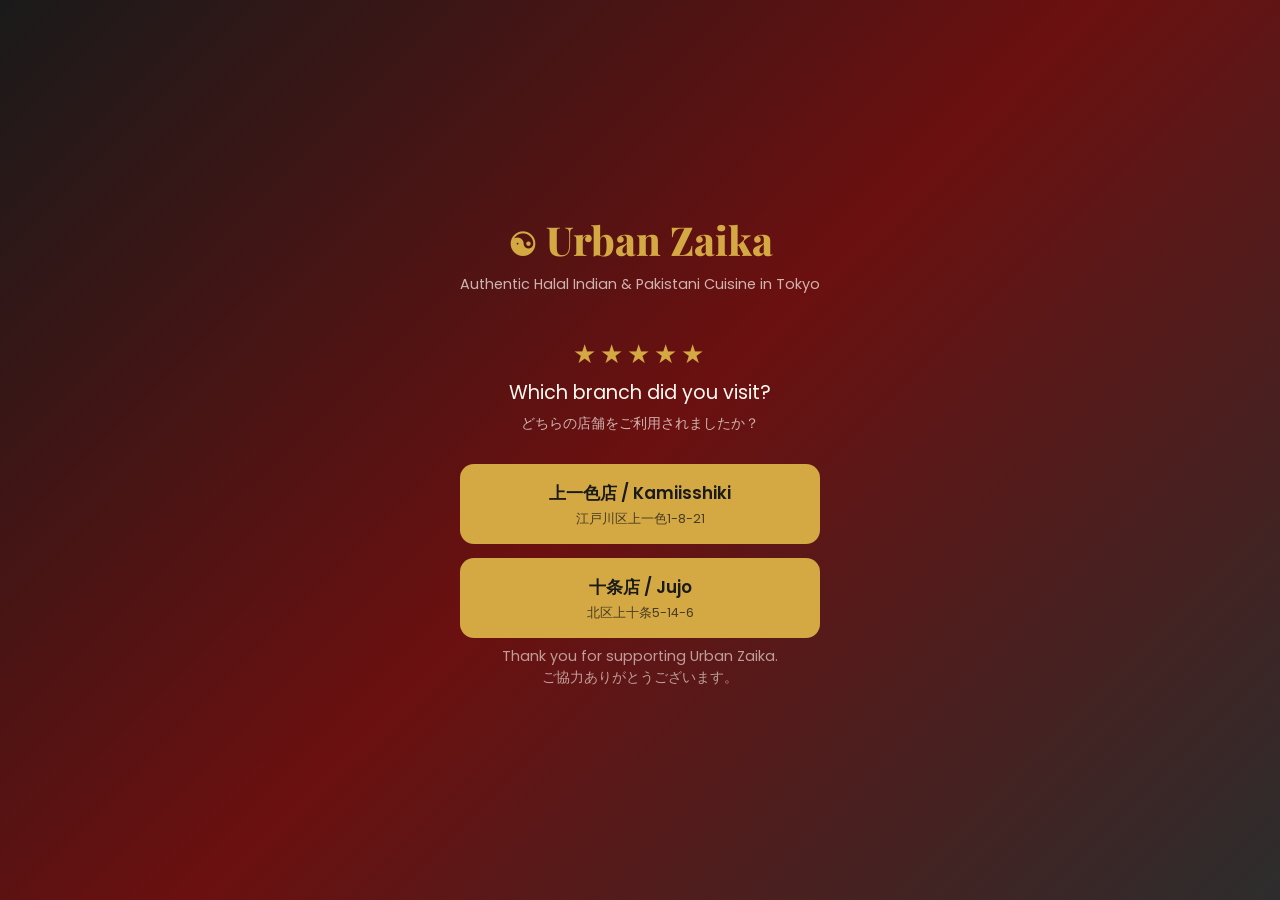
<file: review/index.html>
<!DOCTYPE html>
<html lang="en">
<head>
  <meta charset="UTF-8">
  <meta name="viewport" content="width=device-width, initial-scale=1.0">
  <title>Review Urban Zaika - Leave a Google Review</title>
  <meta name="robots" content="noindex, nofollow">
  <!-- Google Analytics -->
  <script async defer src="https://www.googletagmanager.com/gtag/js?id=G-XFYZQ5NKZN"></script>
  <script>
    window.dataLayer = window.dataLayer || [];
    function gtag(){dataLayer.push(arguments);}
    gtag('js', new Date());
    gtag('config', 'G-XFYZQ5NKZN');
  </script>

  <style>
    * { margin: 0; padding: 0; box-sizing: border-box; }
    body {
      font-family: 'Poppins', -apple-system, BlinkMacSystemFont, sans-serif;
      background: linear-gradient(135deg, #1A1A1A 0%, #6B1010 50%, #2D2D2D 100%);
      color: #FFF8F0;
      display: flex;
      align-items: center;
      justify-content: center;
      min-height: 100vh;
      text-align: center;
      padding: 24px;
    }
    .container {
      max-width: 480px;
    }
    .logo {
      font-family: 'Playfair Display', Georgia, serif;
      font-size: 2.5rem;
      font-weight: 800;
      color: #D4A843;
      margin-bottom: 8px;
    }
    .logo-icon {
      font-size: 2rem;
    }
    .tagline {
      font-size: 0.9rem;
      color: rgba(255, 248, 240, 0.7);
      margin-bottom: 40px;
    }
    .message {
      font-size: 1.2rem;
      margin-bottom: 12px;
      color: #FFF8F0;
    }
    .spinner {
      display: inline-block;
      width: 36px;
      height: 36px;
      border: 3px solid rgba(212, 168, 67, 0.3);
      border-top-color: #D4A843;
      border-radius: 50%;
      animation: spin 0.8s linear infinite;
      margin-bottom: 24px;
    }
    @keyframes spin {
      to { transform: rotate(360deg); }
    }
    .fallback {
      font-size: 0.9rem;
      color: rgba(255, 248, 240, 0.6);
    }
    .fallback a {
      color: #D4A843;
      text-decoration: underline;
    }
    .fallback a:hover {
      color: #E8C96A;
    }
    .branches { display: flex; flex-direction: column; gap: 14px; margin: 28px 0 8px; }
    .branch-btn {
      display: block; text-decoration: none; padding: 16px 20px; border-radius: 14px;
      background: #D4A843; color: #1A1A1A; font-weight: 600; font-size: 1.05rem;
      transition: 0.2s ease;
    }
    .branch-btn:hover { background: #E8C96A; }
    .branch-btn small { display: block; font-weight: 400; font-size: 0.8rem; opacity: 0.75; margin-top: 4px; }
    .stars { font-size: 1.6rem; letter-spacing: 4px; color: #D4A843; margin-bottom: 4px; }
  </style>
  <link rel="preconnect" href="https://fonts.googleapis.com">
  <link rel="preconnect" href="https://fonts.gstatic.com" crossorigin>
  <link href="https://fonts.googleapis.com/css2?family=Playfair+Display:wght@800&family=Poppins:wght@300;400;500&display=swap" rel="stylesheet">
</head>
<body>
  <div class="container">
    <div class="logo">
      <span class="logo-icon">&#9775;</span> Urban Zaika
    </div>
    <p class="tagline">Authentic Halal Indian & Pakistani Cuisine in Tokyo</p>
    <div class="stars">&#9733;&#9733;&#9733;&#9733;&#9733;</div>
    <p class="message" id="msg">Which branch did you visit?<br><span style="font-size:0.85rem;opacity:0.7">どちらの店舗をご利用されましたか？</span></p>
    <div class="branches" id="branches">
      <a class="branch-btn" id="btn-edogawa" href="https://g.page/r/Cc_Q4VyB6-cyEBM/review" rel="noopener">
        上一色店 / Kamiisshiki
        <small>江戸川区上一色1-8-21</small>
      </a>
      <a class="branch-btn" id="btn-kita-ku" href="https://g.page/r/CVF5aEwTWcDQEBM/review" rel="noopener">
        十条店 / Jujo
        <small>北区上十条5-14-6</small>
      </a>
    </div>
    <p class="fallback">
      Thank you for supporting Urban Zaika.<br>
      &#12372;&#21332;&#21147;&#12354;&#12426;&#12364;&#12392;&#12358;&#12372;&#12374;&#12356;&#12414;&#12377;&#12290;
    </p>
  </div>
  <script>
    var LINKS = {
      'edogawa': 'https://g.page/r/Cc_Q4VyB6-cyEBM/review',
      'kamiisshiki': 'https://g.page/r/Cc_Q4VyB6-cyEBM/review',
      'kita-ku': 'https://g.page/r/CVF5aEwTWcDQEBM/review',
      'jujo': 'https://g.page/r/CVF5aEwTWcDQEBM/review'
    };
    ['edogawa', 'kita-ku'].forEach(function (b) {
      var el = document.getElementById('btn-' + b);
      if (el) el.addEventListener('click', function () {
        gtag('event', 'review_click', { branch: b });
      });
    });
    // /review/?b=kita-ku skips the chooser — used by printed cards and LINE messages
    var b = (new URLSearchParams(location.search).get('b') || '').toLowerCase();
    if (LINKS[b]) {
      gtag('event', 'review_redirect', { branch: b });
      document.getElementById('msg').innerHTML = 'Opening Google Reviews…';
      document.getElementById('branches').style.display = 'none';
      setTimeout(function () { window.location.href = LINKS[b]; }, 600);
    }
  </script>
</body>
</html>
</file>
<file: style.css>
/* ==========================================================================
   Urban Zaika - Restaurant Website Styles
   ========================================================================== */

/* ---------- CSS Custom Properties ---------- */
:root {
  --burgundy: #8B1A1A;
  --burgundy-dark: #6B1010;
  --burgundy-light: #A52A2A;
  --gold: #D4A843;
  --gold-light: #E8C96A;
  --gold-dark: #B8922E;
  --cream: #FFF8F0;
  --cream-dark: #F5EDE0;
  --charcoal: #1A1A1A;
  --charcoal-light: #2D2D2D;
  --green: #2D5A27;
  --green-light: #3A7A32;
  --whatsapp-green: #25D366;
  --white: #FFFFFF;
  --shadow-sm: 0 2px 8px rgba(0, 0, 0, 0.08);
  --shadow-md: 0 4px 20px rgba(0, 0, 0, 0.12);
  --shadow-lg: 0 8px 40px rgba(0, 0, 0, 0.16);
  --shadow-gold: 0 4px 20px rgba(212, 168, 67, 0.25);
  --radius-sm: 8px;
  --radius-md: 12px;
  --radius-lg: 20px;
  --transition: 0.3s ease;
}

/* ---------- Reset & Base ---------- */
*,
*::before,
*::after {
  margin: 0;
  padding: 0;
  box-sizing: border-box;
}

html {
  scroll-behavior: smooth;
  font-size: 16px;
  /* the navbar is fixed and 81px tall, so anchor jumps land under it without this */
  scroll-padding-top: 96px;
}

body {
  font-family: 'Poppins', -apple-system, BlinkMacSystemFont, sans-serif;
  color: var(--charcoal);
  background: var(--cream);
  line-height: 1.7;
  overflow-x: hidden;
}

/* ---------- RTL / Urdu Support ---------- */
html[dir="rtl"] {
  font-family: 'Noto Nastaliq Urdu', 'Poppins', -apple-system, BlinkMacSystemFont, sans-serif;
}

html[dir="rtl"] body {
  font-family: 'Noto Nastaliq Urdu', 'Poppins', -apple-system, BlinkMacSystemFont, sans-serif;
  line-height: 2.2;
}

html[dir="rtl"] .nav-container {
  flex-direction: row-reverse;
}

html[dir="rtl"] .nav-menu {
  right: auto;
  left: -100%;
}

html[dir="rtl"] .nav-menu.active {
  left: 0;
  right: auto;
}

html[dir="rtl"] .nav-link {
  text-align: right;
}

html[dir="rtl"] .hero-buttons {
  flex-direction: row-reverse;
}

html[dir="rtl"] .mobile-cta-bar {
  flex-direction: row-reverse;
}

html[dir="rtl"] .cta-btn {
  flex-direction: row-reverse;
}

html[dir="rtl"] .specialty-card-content {
  text-align: right;
}

html[dir="rtl"] .footer-brand {
  text-align: right;
}

html[dir="rtl"] .testimonial-quote {
  text-align: right;
}

html[dir="rtl"] .menu-item {
  flex-direction: row-reverse;
}

html[dir="rtl"] .item-price {
  text-align: left;
}

html[dir="rtl"] .item-name {
  text-align: right;
}

html[dir="rtl"] .info-block {
  text-align: right;
}

html[dir="rtl"] .feature-card {
  text-align: right;
}

html[dir="rtl"] .about-text {
  text-align: right;
}

html[dir="rtl"] .footer-links ul {
  text-align: right;
}

html[dir="rtl"] .floating-buttons {
  left: 20px;
  right: auto;
}

html[dir="rtl"] .back-to-top {
  left: 20px;
  right: auto;
}

html[dir="rtl"] .testimonial-author {
  flex-direction: row-reverse;
}

html[dir="rtl"] .author-info {
  text-align: right;
}

html[dir="rtl"] .section-title,
html[dir="rtl"] .section-subtitle,
html[dir="rtl"] .section-desc {
  text-align: center;
}

html[dir="rtl"] .hours-table {
  direction: rtl;
}

html[dir="rtl"] .lang-dropdown {
  margin-left: 16px;
  margin-right: auto;
}

html[dir="rtl"] .lang-menu {
  right: auto;
  left: 0;
}

html[dir="rtl"] .lang-current {
  font-family: 'Noto Nastaliq Urdu', 'Poppins', sans-serif;
}

a {
  text-decoration: none;
  color: inherit;
  transition: color var(--transition);
}

ul {
  list-style: none;
}

img {
  max-width: 100%;
  display: block;
}

.container {
  max-width: 1200px;
  margin: 0 auto;
  padding: 0 24px;
}

/* ---------- Focus States for Accessibility ---------- */
a:focus-visible,
button:focus-visible,
input:focus-visible,
select:focus-visible,
textarea:focus-visible {
  outline: 3px solid var(--gold);
  outline-offset: 3px;
  border-radius: 4px;
}

.nav-link:focus-visible {
  outline-color: var(--gold-light);
}

/* ---------- Islamic Geometric Pattern (CSS) ---------- */
.geo-pattern {
  background-image:
    repeating-linear-gradient(
      0deg,
      transparent,
      transparent 40px,
      rgba(212, 168, 67, 0.05) 40px,
      rgba(212, 168, 67, 0.05) 41px
    ),
    repeating-linear-gradient(
      60deg,
      transparent,
      transparent 40px,
      rgba(212, 168, 67, 0.05) 40px,
      rgba(212, 168, 67, 0.05) 41px
    ),
    repeating-linear-gradient(
      120deg,
      transparent,
      transparent 40px,
      rgba(212, 168, 67, 0.05) 40px,
      rgba(212, 168, 67, 0.05) 41px
    );
}

/* ---------- Section Header ---------- */
.section-header {
  text-align: center;
  margin-bottom: 60px;
}

.section-subtitle {
  font-family: 'Poppins', sans-serif;
  font-size: 0.85rem;
  font-weight: 600;
  letter-spacing: 3px;
  text-transform: uppercase;
  color: var(--gold);
  display: block;
  margin-bottom: 12px;
}

.section-title {
  font-family: 'Playfair Display', serif;
  font-size: clamp(2rem, 4vw, 2.8rem);
  font-weight: 700;
  color: var(--charcoal);
  margin-bottom: 8px;
}

.title-ornament {
  font-size: 1.2rem;
  color: var(--gold);
  margin-top: 8px;
}

.section-desc {
  font-size: 1rem;
  color: #666;
  max-width: 600px;
  margin: 16px auto 0;
}

/* ---------- Buttons ---------- */
.btn {
  display: inline-flex;
  align-items: center;
  justify-content: center;
  gap: 8px;
  padding: 14px 36px;
  font-family: 'Poppins', sans-serif;
  font-size: 0.95rem;
  font-weight: 600;
  border-radius: 50px;
  cursor: pointer;
  transition: all var(--transition);
  border: 2px solid transparent;
  letter-spacing: 0.5px;
}

.btn-primary {
  background: var(--gold);
  color: var(--charcoal);
  border-color: var(--gold);
}

.btn-primary:hover {
  background: var(--gold-light);
  border-color: var(--gold-light);
  transform: translateY(-2px);
  box-shadow: var(--shadow-gold);
}

.btn-secondary {
  background: transparent;
  color: var(--cream);
  border-color: var(--cream);
}

.btn-secondary:hover {
  background: var(--cream);
  color: var(--charcoal);
  transform: translateY(-2px);
}

.btn-whatsapp {
  background: var(--whatsapp-green);
  color: #fff;
  border-color: var(--whatsapp-green);
}

.btn-whatsapp:hover {
  background: #20bd5a;
  border-color: #20bd5a;
  transform: translateY(-2px);
  box-shadow: 0 4px 20px rgba(37, 211, 102, 0.35);
}

.wa-icon-inline {
  flex-shrink: 0;
}

/* ---------- Fade-in Animation ---------- */
.fade-in {
  opacity: 0;
  transform: translateY(30px);
  transition: opacity 0.7s ease-out, transform 0.7s ease-out;
}

.fade-in.visible {
  opacity: 1;
  transform: translateY(0);
}

/* ==========================================================================
   NAVBAR
   ========================================================================== */
.navbar {
  position: fixed;
  top: 0;
  left: 0;
  right: 0;
  z-index: 1000;
  padding: 20px 0;
  transition: all var(--transition);
}

.navbar.scrolled {
  background: rgba(26, 26, 26, 0.97);
  backdrop-filter: blur(10px);
  padding: 12px 0;
  box-shadow: 0 2px 20px rgba(0, 0, 0, 0.3);
}

.nav-container {
  max-width: 1200px;
  margin: 0 auto;
  padding: 0 24px;
  display: flex;
  align-items: center;
  justify-content: space-between;
}

.nav-logo {
  display: flex;
  align-items: center;
  gap: 10px;
  font-family: 'Playfair Display', serif;
  font-size: 1.5rem;
  font-weight: 700;
  color: var(--gold);
}

.logo-icon {
  font-size: 1.4rem;
}

.nav-menu {
  display: flex;
  align-items: center;
  gap: 8px;
}

.nav-link {
  font-size: 0.9rem;
  font-weight: 500;
  color: var(--cream);
  padding: 8px 16px;
  border-radius: 50px;
  transition: all var(--transition);
}

.nav-link:hover {
  color: var(--gold);
}

.nav-cta {
  background: var(--burgundy);
  color: var(--cream) !important;
  border: 1px solid var(--burgundy-light);
}

.nav-cta:hover {
  background: var(--burgundy-light);
  color: var(--cream) !important;
}

.nav-link.active-link {
  color: var(--gold);
}

/* Hamburger */
.nav-toggle {
  display: none;
  background: none;
  border: none;
  cursor: pointer;
  padding: 8px;
}

.hamburger,
.hamburger::before,
.hamburger::after {
  display: block;
  width: 24px;
  height: 2px;
  background: var(--cream);
  border-radius: 2px;
  transition: all var(--transition);
}

.hamburger {
  position: relative;
}

.hamburger::before,
.hamburger::after {
  content: '';
  position: absolute;
  left: 0;
}

.hamburger::before {
  top: -7px;
}

.hamburger::after {
  top: 7px;
}

.nav-toggle.active .hamburger {
  background: transparent;
}

.nav-toggle.active .hamburger::before {
  top: 0;
  transform: rotate(45deg);
}

.nav-toggle.active .hamburger::after {
  top: 0;
  transform: rotate(-45deg);
}

/* ---------- Language Dropdown ---------- */
.lang-dropdown {
  position: relative;
  margin-left: auto;
  margin-right: 16px;
  z-index: 1010;
}

.lang-dropdown-btn {
  display: flex;
  align-items: center;
  gap: 6px;
  background: rgba(255, 255, 255, 0.1);
  border: 1px solid rgba(212, 168, 67, 0.3);
  border-radius: 50px;
  padding: 6px 14px;
  color: var(--cream);
  font-family: 'Poppins', sans-serif;
  font-size: 0.8rem;
  font-weight: 500;
  cursor: pointer;
  transition: all var(--transition);
  white-space: nowrap;
}

.lang-dropdown-btn:hover {
  background: rgba(255, 255, 255, 0.18);
  border-color: var(--gold);
}

.lang-globe-icon {
  opacity: 0.8;
  flex-shrink: 0;
}

.lang-chevron {
  opacity: 0.6;
  transition: transform 0.2s ease;
  flex-shrink: 0;
}

.lang-dropdown.open .lang-chevron {
  transform: rotate(180deg);
}

.lang-menu {
  position: absolute;
  top: calc(100% + 8px);
  right: 0;
  background: rgba(26, 26, 26, 0.96);
  backdrop-filter: blur(20px);
  -webkit-backdrop-filter: blur(20px);
  border: 1px solid rgba(212, 168, 67, 0.25);
  border-radius: var(--radius-md);
  padding: 6px;
  list-style: none;
  min-width: 150px;
  box-shadow: 0 8px 32px rgba(0, 0, 0, 0.3);
  opacity: 0;
  visibility: hidden;
  transform: translateY(-8px);
  transition: all 0.25s ease;
}

.lang-dropdown.open .lang-menu {
  opacity: 1;
  visibility: visible;
  transform: translateY(0);
}

.lang-option {
  display: flex;
  align-items: center;
  gap: 10px;
  padding: 10px 14px;
  color: rgba(255, 248, 240, 0.7);
  font-family: 'Poppins', sans-serif;
  font-size: 0.85rem;
  font-weight: 500;
  border-radius: var(--radius-sm);
  cursor: pointer;
  transition: all 0.15s ease;
  white-space: nowrap;
}

.lang-option:hover {
  background: rgba(212, 168, 67, 0.15);
  color: var(--cream);
}

.lang-option.active {
  background: rgba(212, 168, 67, 0.2);
  color: var(--gold);
  font-weight: 600;
}

.lang-option[data-lang="ur"] {
  font-family: 'Noto Nastaliq Urdu', 'Poppins', sans-serif;
}

.lang-flag {
  display: inline-flex;
  align-items: center;
  justify-content: center;
  width: 26px;
  height: 18px;
  background: rgba(255, 255, 255, 0.12);
  border-radius: 3px;
  font-size: 0.65rem;
  font-weight: 700;
  color: var(--cream);
  letter-spacing: 0.5px;
  flex-shrink: 0;
}

/* ==========================================================================
   HERO
   ========================================================================== */
.hero {
  position: relative;
  min-height: 100vh;
  display: flex;
  align-items: center;
  justify-content: center;
  overflow: hidden;
  background: linear-gradient(135deg, var(--charcoal) 0%, var(--burgundy-dark) 50%, var(--charcoal-light) 100%);
  background-attachment: fixed;
}

@supports (-webkit-touch-callout: none) {
  /* iOS does not support background-attachment: fixed */
  .hero {
    background-attachment: scroll;
  }
}

.hero-pattern {
  position: absolute;
  inset: 0;
  opacity: 0.08;
  background-image:
    repeating-linear-gradient(
      0deg,
      transparent,
      transparent 30px,
      var(--gold) 30px,
      var(--gold) 31px
    ),
    repeating-linear-gradient(
      60deg,
      transparent,
      transparent 30px,
      var(--gold) 30px,
      var(--gold) 31px
    ),
    repeating-linear-gradient(
      120deg,
      transparent,
      transparent 30px,
      var(--gold) 30px,
      var(--gold) 31px
    );
}

.hero-overlay {
  position: absolute;
  inset: 0;
  background:
    radial-gradient(ellipse at 30% 20%, rgba(139, 26, 26, 0.3) 0%, transparent 50%),
    radial-gradient(ellipse at 70% 80%, rgba(212, 168, 67, 0.15) 0%, transparent 50%),
    radial-gradient(ellipse at center, transparent 30%, rgba(0, 0, 0, 0.4) 100%);
}

.hero-content {
  position: relative;
  z-index: 2;
  text-align: center;
  padding: 0 24px;
}

.hero-welcome {
  font-size: 1.1rem;
  color: var(--gold-light);
  letter-spacing: 4px;
  margin-bottom: 16px;
  opacity: 0.9;
}

.hero-title {
  font-family: 'Playfair Display', serif;
  font-size: clamp(3.5rem, 10vw, 7rem);
  font-weight: 800;
  color: var(--cream);
  line-height: 1.05;
  letter-spacing: 2px;
  text-shadow: 0 4px 30px rgba(0, 0, 0, 0.3);
}

.hero-divider {
  display: flex;
  align-items: center;
  justify-content: center;
  gap: 16px;
  margin: 24px 0;
}

.divider-ornament {
  color: var(--gold);
  font-size: 1rem;
}

.divider-line {
  display: block;
  width: 80px;
  height: 1px;
  background: linear-gradient(90deg, transparent, var(--gold), transparent);
}

.hero-tagline {
  font-family: 'Poppins', sans-serif;
  font-size: clamp(1rem, 2.5vw, 1.25rem);
  color: var(--cream);
  opacity: 0.9;
  font-weight: 300;
  letter-spacing: 1px;
  margin-bottom: 40px;
}

.hero-buttons {
  display: flex;
  gap: 16px;
  justify-content: center;
  flex-wrap: wrap;
}

.halal-badge-hero {
  margin-top: 48px;
}

.halal-badge {
  display: inline-flex;
  align-items: center;
  gap: 10px;
  background: rgba(45, 90, 39, 0.3);
  border: 1px solid var(--green);
  border-radius: 50px;
  padding: 10px 24px;
  color: var(--cream);
}

.halal-icon {
  font-size: 1.3rem;
  color: var(--green-light);
}

.halal-text {
  font-size: 0.8rem;
  font-weight: 600;
  letter-spacing: 1px;
  text-transform: uppercase;
  line-height: 1.3;
}

/* ==========================================================================
   ABOUT
   ========================================================================== */
.about {
  padding: 120px 0;
  background: var(--cream);
  position: relative;
}

.about::before {
  content: '';
  position: absolute;
  inset: 0;
  opacity: 0.03;
  background-image:
    repeating-linear-gradient(0deg, transparent, transparent 50px, var(--gold) 50px, var(--gold) 51px),
    repeating-linear-gradient(90deg, transparent, transparent 50px, var(--gold) 50px, var(--gold) 51px);
}

.about-content {
  max-width: 800px;
  margin: 0 auto 60px;
  text-align: center;
  position: relative;
}

.about-text {
  font-size: 1.05rem;
  color: #555;
  line-height: 1.9;
  margin-bottom: 20px;
}

.features-grid {
  display: grid;
  grid-template-columns: repeat(4, 1fr);
  gap: 24px;
  position: relative;
}

.feature-card {
  background: var(--white);
  border-radius: var(--radius-md);
  padding: 40px 24px;
  text-align: center;
  box-shadow: var(--shadow-sm);
  transition: all var(--transition);
  border: 1px solid rgba(212, 168, 67, 0.1);
}

.feature-card:hover {
  transform: translateY(-8px);
  box-shadow: var(--shadow-lg);
  border-color: var(--gold);
}

.feature-icon {
  font-size: 2.5rem;
  margin-bottom: 16px;
  display: block;
  color: var(--burgundy);
}

.feature-title {
  font-family: 'Playfair Display', serif;
  font-size: 1.15rem;
  font-weight: 700;
  margin-bottom: 10px;
  color: var(--charcoal);
}

.feature-desc {
  font-size: 0.88rem;
  color: #777;
  line-height: 1.6;
}

/* ==========================================================================
   MENU
   ========================================================================== */
.menu-section {
  padding: 120px 0;
  background: var(--charcoal);
  position: relative;
}

.menu-section::before {
  content: '';
  position: absolute;
  inset: 0;
  opacity: 0.04;
  background-image:
    repeating-linear-gradient(0deg, transparent, transparent 40px, var(--gold) 40px, var(--gold) 41px),
    repeating-linear-gradient(60deg, transparent, transparent 40px, var(--gold) 40px, var(--gold) 41px),
    repeating-linear-gradient(120deg, transparent, transparent 40px, var(--gold) 40px, var(--gold) 41px);
}

.menu-section .section-title {
  color: var(--cream);
}

.menu-section .section-desc {
  color: #aaa;
}

/* ---------- Menu Filter Tabs ---------- */
.menu-filters {
  display: flex;
  flex-wrap: wrap;
  gap: 10px;
  justify-content: center;
  margin-bottom: 48px;
  position: relative;
}

.filter-tab {
  background: transparent;
  border: 1px solid rgba(212, 168, 67, 0.3);
  color: rgba(255, 248, 240, 0.7);
  font-family: 'Poppins', sans-serif;
  font-size: 0.85rem;
  font-weight: 500;
  padding: 8px 22px;
  border-radius: 50px;
  cursor: pointer;
  transition: all var(--transition);
  white-space: nowrap;
}

.filter-tab:hover {
  border-color: var(--gold);
  color: var(--gold);
}

.filter-tab.active {
  background: var(--gold);
  border-color: var(--gold);
  color: var(--charcoal);
  font-weight: 600;
}

.menu-grid {
  display: grid;
  grid-template-columns: repeat(auto-fit, minmax(340px, 1fr));
  gap: 28px;
  position: relative;
}

.menu-card {
  background: var(--charcoal-light);
  border-radius: var(--radius-md);
  overflow: hidden;
  border: 1px solid rgba(212, 168, 67, 0.15);
  transition: all var(--transition);
}

.menu-card.hidden {
  display: none;
}

.menu-card:hover {
  border-color: var(--gold);
  box-shadow: 0 4px 30px rgba(212, 168, 67, 0.1);
}

.menu-card-header {
  display: flex;
  align-items: center;
  gap: 12px;
  padding: 20px 28px;
  background: linear-gradient(135deg, rgba(139, 26, 26, 0.3), rgba(139, 26, 26, 0.1));
  border-bottom: 1px solid rgba(212, 168, 67, 0.1);
}

.menu-card-icon {
  font-size: 1.6rem;
}

.menu-card-title {
  font-family: 'Playfair Display', serif;
  font-size: 1.3rem;
  font-weight: 700;
  color: var(--gold);
}

.menu-items {
  padding: 20px 28px;
}

.menu-item {
  display: flex;
  align-items: baseline;
  padding: 12px 0;
  border-bottom: 1px solid rgba(255, 255, 255, 0.05);
}

.menu-item:last-child {
  border-bottom: none;
}

.item-name {
  font-size: 0.95rem;
  color: var(--cream);
  font-weight: 400;
  white-space: nowrap;
}

.item-note {
  font-size: 0.8rem;
  color: #999;
  font-weight: 300;
}

/* marks the meat-free dishes — the Indian and Nepali diaspora searches for these by name */
.item-veg {
  font-size: 0.65rem;
  line-height: 1;
  color: #7CB342;
  border: 1px solid #7CB342;
  border-radius: 3px;
  padding: 2px 4px;
  margin-left: 6px;
  vertical-align: middle;
  white-space: nowrap;
}

.item-dots {
  flex: 1;
  border-bottom: 1px dotted rgba(255, 255, 255, 0.15);
  margin: 0 12px;
  min-width: 20px;
}

.item-price {
  font-size: 0.95rem;
  color: var(--gold);
  font-weight: 600;
  white-space: nowrap;
}

/* ==========================================================================
   SPECIALTIES
   ========================================================================== */
.specialties {
  padding: 120px 0;
  background: var(--cream);
  position: relative;
}

.specialties::before {
  content: '';
  position: absolute;
  inset: 0;
  opacity: 0.025;
  background-image:
    repeating-linear-gradient(45deg, transparent, transparent 20px, var(--burgundy) 20px, var(--burgundy) 21px),
    repeating-linear-gradient(-45deg, transparent, transparent 20px, var(--burgundy) 20px, var(--burgundy) 21px);
}

.specialties-grid {
  display: grid;
  grid-template-columns: repeat(3, 1fr);
  gap: 32px;
  position: relative;
}

.specialty-card {
  border-radius: var(--radius-lg);
  text-align: center;
  box-shadow: var(--shadow-md);
  border: 2px solid transparent;
  transition: all var(--transition);
  position: relative;
  overflow: hidden;
  min-height: 420px;
  background-size: cover;
  background-position: center;
  display: flex;
  flex-direction: column;
  justify-content: flex-end;
}

.specialty-card-overlay {
  position: absolute;
  inset: 0;
  background: linear-gradient(
    to top,
    rgba(26, 26, 26, 0.95) 0%,
    rgba(26, 26, 26, 0.75) 40%,
    rgba(26, 26, 26, 0.3) 70%,
    rgba(26, 26, 26, 0.15) 100%
  );
  transition: all var(--transition);
}

.specialty-card:hover .specialty-card-overlay {
  background: linear-gradient(
    to top,
    rgba(26, 26, 26, 0.95) 0%,
    rgba(26, 26, 26, 0.65) 40%,
    rgba(26, 26, 26, 0.2) 70%,
    rgba(26, 26, 26, 0.05) 100%
  );
}

.specialty-card-content {
  position: relative;
  z-index: 2;
  padding: 32px;
}

.specialty-card::before {
  content: '';
  position: absolute;
  top: 0;
  left: 0;
  right: 0;
  height: 4px;
  background: linear-gradient(90deg, var(--burgundy), var(--gold), var(--burgundy));
  z-index: 3;
}

.specialty-card:hover {
  transform: translateY(-8px);
  box-shadow: var(--shadow-lg);
  border-color: var(--gold);
}

.specialty-badge {
  display: inline-block;
  background: linear-gradient(135deg, var(--burgundy), var(--burgundy-light));
  color: var(--cream);
  font-size: 0.75rem;
  font-weight: 600;
  letter-spacing: 1px;
  text-transform: uppercase;
  padding: 6px 18px;
  border-radius: 50px;
  margin-bottom: 16px;
}

.specialty-title {
  font-family: 'Playfair Display', serif;
  font-size: 1.5rem;
  font-weight: 700;
  color: var(--cream);
  margin-bottom: 12px;
}

.specialty-desc {
  font-size: 0.88rem;
  color: rgba(255, 248, 240, 0.8);
  line-height: 1.7;
  margin-bottom: 20px;
}

.specialty-price {
  font-family: 'Playfair Display', serif;
  font-size: 1.2rem;
  font-weight: 700;
  color: var(--gold);
}

/* ==========================================================================
   PHOTO GALLERY
   ========================================================================== */
.gallery {
  padding: 120px 0;
  background: var(--charcoal);
  position: relative;
}

.gallery::before {
  content: '';
  position: absolute;
  inset: 0;
  opacity: 0.04;
  background-image:
    repeating-linear-gradient(0deg, transparent, transparent 40px, var(--gold) 40px, var(--gold) 41px),
    repeating-linear-gradient(60deg, transparent, transparent 40px, var(--gold) 40px, var(--gold) 41px),
    repeating-linear-gradient(120deg, transparent, transparent 40px, var(--gold) 40px, var(--gold) 41px);
}

.gallery .section-title {
  color: var(--cream);
}

.gallery-grid {
  display: grid;
  grid-template-columns: repeat(3, 1fr);
  grid-auto-rows: 280px;
  gap: 16px;
  position: relative;
}

.gallery-item {
  position: relative;
  border-radius: var(--radius-md);
  overflow: hidden;
  cursor: pointer;
}

.gallery-item img {
  width: 100%;
  height: 100%;
  object-fit: cover;
  transition: transform 0.5s ease;
}

.gallery-item:hover img {
  transform: scale(1.08);
}

.gallery-caption {
  position: absolute;
  bottom: 0;
  left: 0;
  right: 0;
  padding: 16px 20px;
  background: linear-gradient(to top, rgba(0, 0, 0, 0.8) 0%, transparent 100%);
  color: var(--cream);
  font-family: 'Playfair Display', serif;
  font-size: 1rem;
  font-weight: 600;
  opacity: 0;
  transform: translateY(10px);
  transition: all var(--transition);
}

.gallery-item:hover .gallery-caption {
  opacity: 1;
  transform: translateY(0);
}

.gallery-item-large {
  grid-column: span 2;
}

/* ==========================================================================
   TESTIMONIALS
   ========================================================================== */
.testimonials {
  padding: 120px 0;
  background: linear-gradient(135deg, var(--charcoal) 0%, var(--burgundy-dark) 100%);
  position: relative;
}

.testimonials::before {
  content: '';
  position: absolute;
  inset: 0;
  opacity: 0.05;
  background-image:
    repeating-linear-gradient(0deg, transparent, transparent 35px, var(--gold) 35px, var(--gold) 36px),
    repeating-linear-gradient(60deg, transparent, transparent 35px, var(--gold) 35px, var(--gold) 36px),
    repeating-linear-gradient(120deg, transparent, transparent 35px, var(--gold) 35px, var(--gold) 36px);
}

.testimonials .section-title {
  color: var(--cream);
}

.testimonials-grid {
  display: grid;
  grid-template-columns: repeat(3, 1fr);
  gap: 28px;
  position: relative;
}

.testimonial-card {
  background: rgba(255, 255, 255, 0.06);
  backdrop-filter: blur(10px);
  border: 1px solid rgba(212, 168, 67, 0.15);
  border-radius: var(--radius-lg);
  padding: 36px;
  transition: all var(--transition);
}

.testimonial-card:hover {
  background: rgba(255, 255, 255, 0.1);
  border-color: var(--gold);
  transform: translateY(-4px);
}

.testimonial-stars {
  color: var(--gold);
  font-size: 1.1rem;
  letter-spacing: 3px;
  margin-bottom: 20px;
}

.testimonial-quote {
  font-size: 0.95rem;
  color: rgba(255, 248, 240, 0.85);
  line-height: 1.8;
  font-style: italic;
  margin-bottom: 24px;
}

.testimonial-author {
  display: flex;
  align-items: center;
  gap: 14px;
}

.author-avatar {
  width: 44px;
  height: 44px;
  border-radius: 50%;
  background: linear-gradient(135deg, var(--burgundy), var(--gold));
  display: flex;
  align-items: center;
  justify-content: center;
  color: var(--cream);
  font-family: 'Playfair Display', serif;
  font-weight: 700;
  font-size: 1.1rem;
}

.author-info {
  display: flex;
  flex-direction: column;
}

.author-name {
  font-size: 0.92rem;
  font-weight: 600;
  color: var(--cream);
}

.author-detail {
  font-size: 0.78rem;
  color: var(--gold);
}

/* ==========================================================================
   LOCATION
   ========================================================================== */
.location {
  padding: 120px 0;
  background: var(--cream);
  position: relative;
}

.location-grid {
  display: grid;
  grid-template-columns: 1fr 1fr;
  gap: 48px;
  align-items: start;
  position: relative;
}

.info-block {
  margin-bottom: 32px;
}

.info-title {
  font-family: 'Playfair Display', serif;
  font-size: 1.2rem;
  font-weight: 700;
  color: var(--charcoal);
  margin-bottom: 10px;
}

.info-text {
  font-size: 1rem;
  color: #555;
  line-height: 1.7;
}

.info-link {
  color: var(--burgundy);
  font-weight: 500;
}

.info-link:hover {
  color: var(--burgundy-light);
}

.hours-table {
  width: 100%;
  border-collapse: collapse;
}

.hours-table td {
  padding: 10px 0;
  border-bottom: 1px solid rgba(0, 0, 0, 0.06);
  font-size: 0.92rem;
}

.hours-label {
  font-weight: 500;
  color: var(--charcoal);
  width: 40%;
}

.hours-value {
  color: #555;
  text-align: right;
}

.hours-closed td {
  color: var(--burgundy);
}

.hours-closed .hours-value {
  color: var(--burgundy);
  font-weight: 600;
}

.halal-badge-location {
  display: inline-flex;
  align-items: center;
  gap: 10px;
  background: var(--green);
  color: var(--cream);
  padding: 12px 24px;
  border-radius: 50px;
  font-size: 0.85rem;
  font-weight: 600;
  letter-spacing: 1px;
  text-transform: uppercase;
}

.halal-badge-location .halal-icon {
  color: var(--cream);
}

.halal-text-sm {
  font-size: 0.82rem;
}

.location-map {
  border-radius: var(--radius-md);
  overflow: hidden;
  box-shadow: var(--shadow-lg);
  border: 3px solid var(--white);
}

.location-map iframe {
  display: block;
}

/* ==========================================================================
   FOOTER
   ========================================================================== */
.footer {
  background: var(--charcoal);
  padding: 80px 0 0;
  position: relative;
}

.footer-pattern {
  position: absolute;
  inset: 0;
  opacity: 0.03;
  background-image:
    repeating-linear-gradient(0deg, transparent, transparent 30px, var(--gold) 30px, var(--gold) 31px),
    repeating-linear-gradient(60deg, transparent, transparent 30px, var(--gold) 30px, var(--gold) 31px),
    repeating-linear-gradient(120deg, transparent, transparent 30px, var(--gold) 30px, var(--gold) 31px);
}

.footer-content {
  display: grid;
  grid-template-columns: 2fr 1fr 1fr;
  gap: 48px;
  padding-bottom: 48px;
  border-bottom: 1px solid rgba(255, 255, 255, 0.08);
  position: relative;
}

.footer-logo {
  font-family: 'Playfair Display', serif;
  font-size: 1.8rem;
  font-weight: 700;
  color: var(--gold);
  display: flex;
  align-items: center;
  gap: 10px;
  margin-bottom: 12px;
}

.footer-tagline {
  font-size: 0.92rem;
  color: rgba(255, 248, 240, 0.6);
  margin-bottom: 12px;
}

.footer-contact-info {
  margin-bottom: 16px;
}

.footer-email {
  font-size: 0.9rem;
  color: rgba(255, 248, 240, 0.6);
  transition: color var(--transition);
}

.footer-email:hover {
  color: var(--gold);
}

.footer-halal {
  display: inline-flex;
  align-items: center;
  gap: 8px;
  color: var(--green-light);
  font-size: 0.85rem;
  font-weight: 500;
}

.footer-heading {
  font-family: 'Playfair Display', serif;
  font-size: 1.1rem;
  font-weight: 600;
  color: var(--cream);
  margin-bottom: 20px;
}

.footer-links ul {
  display: flex;
  flex-direction: column;
  gap: 10px;
}

.footer-links a {
  font-size: 0.9rem;
  color: rgba(255, 248, 240, 0.6);
  transition: color var(--transition);
}

.footer-links a:hover {
  color: var(--gold);
}

.footer-heading-review {
  margin-top: 20px;
}

.social-links {
  display: flex;
  flex-direction: column;
  gap: 10px;
}

.social-link {
  font-size: 0.9rem;
  color: rgba(255, 248, 240, 0.6);
  transition: color var(--transition);
}

.social-link:hover {
  color: var(--gold);
}

.footer-bottom {
  text-align: center;
  padding: 28px 0;
  position: relative;
}

.footer-bottom p {
  font-size: 0.85rem;
  color: rgba(255, 248, 240, 0.4);
}

.footer-japanese {
  font-size: 0.8rem;
  margin-top: 6px;
  letter-spacing: 2px;
}

/* ==========================================================================
   LUNCH PROMOTION BANNER
   ========================================================================== */
.lunch-promo {
  padding: 60px 0;
  background: linear-gradient(135deg, #6B1010 0%, #8B1A1A 50%, #6B1010 100%);
  position: relative;
  overflow: hidden;
}

.lunch-promo::before {
  content: '';
  position: absolute;
  inset: 0;
  background: radial-gradient(ellipse at center, rgba(212, 168, 67, 0.1) 0%, transparent 70%);
}

.lunch-promo-inner {
  text-align: center;
  position: relative;
  z-index: 1;
}

.lunch-promo-badge {
  display: inline-block;
  background: var(--gold);
  color: var(--burgundy-dark);
  font-family: var(--font-body);
  font-size: 0.8rem;
  font-weight: 700;
  letter-spacing: 3px;
  text-transform: uppercase;
  padding: 6px 24px;
  border-radius: 30px;
  margin-bottom: 16px;
}

.lunch-promo-title {
  font-family: var(--font-heading);
  font-size: 2.5rem;
  color: var(--cream);
  margin-bottom: 8px;
}

.lunch-promo-subtitle {
  font-size: 1.05rem;
  color: rgba(255, 248, 240, 0.8);
  margin-bottom: 32px;
}

.lunch-promo-sets {
  display: grid;
  grid-template-columns: repeat(4, 1fr);
  gap: 16px;
  max-width: 800px;
  margin: 0 auto 24px;
}

.lunch-set-card {
  background: rgba(255, 248, 240, 0.1);
  border: 1px solid rgba(212, 168, 67, 0.3);
  border-radius: 12px;
  padding: 20px 12px;
  display: flex;
  flex-direction: column;
  align-items: center;
  gap: 8px;
  transition: all var(--transition);
}

.lunch-set-card:hover {
  background: rgba(255, 248, 240, 0.15);
  border-color: var(--gold);
  transform: translateY(-2px);
}

.lunch-set-label {
  display: inline-flex;
  align-items: center;
  justify-content: center;
  width: 32px;
  height: 32px;
  background: var(--gold);
  color: var(--burgundy-dark);
  font-weight: 700;
  font-size: 0.9rem;
  border-radius: 50%;
}

.lunch-set-name {
  font-size: 0.9rem;
  color: var(--cream);
  font-weight: 500;
  text-align: center;
}

.lunch-set-price {
  font-family: var(--font-heading);
  font-size: 1.3rem;
  color: var(--gold);
  font-weight: 700;
}

.lunch-promo-note {
  font-size: 0.85rem;
  color: rgba(255, 248, 240, 0.6);
}

@media (max-width: 768px) {
  .lunch-promo-sets {
    grid-template-columns: repeat(2, 1fr);
  }

  .lunch-promo-title {
    font-size: 1.8rem;
  }
}

@media (max-width: 480px) {
  .lunch-promo-sets {
    grid-template-columns: 1fr 1fr;
    gap: 10px;
  }
}

/* ==========================================================================
   DELIVERY SECTION
   ========================================================================== */
.delivery-section {
  padding: 100px 0;
  background: var(--charcoal);
  position: relative;
}

.delivery-section .section-subtitle {
  color: var(--gold);
}

.delivery-section .section-title {
  color: var(--cream);
}

.delivery-section .section-desc {
  color: rgba(255, 248, 240, 0.7);
}

.delivery-grid {
  display: grid;
  grid-template-columns: repeat(4, 1fr);
  gap: 20px;
  max-width: 900px;
  margin: 0 auto;
}

/* Catering — party and event orders, taken direct rather than through a platform */
.catering-box {
  max-width: 900px;
  margin: 48px auto 0;
  padding: 32px 28px;
  background: var(--charcoal-light);
  border: 1px solid var(--gold);
  border-radius: var(--radius-md);
  text-align: center;
}

.catering-title {
  font-family: 'Playfair Display', serif;
  font-size: 1.5rem;
  color: var(--gold);
  margin: 0 0 12px;
}

.catering-desc {
  color: var(--cream);
  font-size: 0.95rem;
  line-height: 1.8;
  max-width: 640px;
  margin: 0 auto 24px;
}

.catering-actions {
  display: flex;
  flex-wrap: wrap;
  justify-content: center;
  gap: 12px;
}

.catering-btn {
  display: inline-block;
  padding: 12px 22px;
  background: var(--gold);
  color: var(--charcoal);
  font-weight: 600;
  font-size: 0.9rem;
  border-radius: var(--radius-md);
  text-decoration: none;
  transition: all var(--transition);
}

.catering-btn:hover {
  background: var(--gold-light);
  transform: translateY(-2px);
}

.catering-btn-alt {
  background: transparent;
  color: var(--gold);
  border: 1px solid var(--gold);
}

.catering-btn-alt:hover {
  background: rgba(212, 168, 67, 0.12);
  color: var(--gold-light);
}

@media (max-width: 600px) {
  .catering-box {
    padding: 24px 18px;
    margin-top: 32px;
  }

  .catering-title {
    font-size: 1.25rem;
  }

  .catering-btn {
    width: 100%;
  }
}

.delivery-card {
  background: var(--charcoal-light);
  border: 1px solid rgba(212, 168, 67, 0.2);
  border-radius: var(--radius-md);
  padding: 32px 20px;
  text-align: center;
  display: flex;
  flex-direction: column;
  align-items: center;
  gap: 10px;
  transition: all var(--transition);
  opacity: 0.6;
  cursor: default;
}

.delivery-card-active {
  opacity: 1;
  cursor: pointer;
}

.delivery-card-active:hover {
  border-color: var(--gold);
  transform: translateY(-4px);
  box-shadow: 0 8px 30px rgba(212, 168, 67, 0.15);
}

.delivery-icon {
  font-size: 2.5rem;
  margin-bottom: 4px;
}

.delivery-name {
  font-family: 'Poppins', sans-serif;
  font-size: 1.1rem;
  font-weight: 600;
  color: var(--cream);
}

.delivery-desc {
  font-size: 0.85rem;
  color: rgba(255, 248, 240, 0.6);
}

.delivery-badge {
  display: inline-block;
  padding: 4px 16px;
  border-radius: 20px;
  font-size: 0.75rem;
  font-weight: 600;
  letter-spacing: 1px;
  text-transform: uppercase;
  background: rgba(255, 248, 240, 0.1);
  color: rgba(255, 248, 240, 0.5);
  margin-top: 4px;
}

.delivery-badge-active {
  background: var(--gold);
  color: var(--charcoal);
}

@media (max-width: 768px) {
  .delivery-grid {
    grid-template-columns: repeat(2, 1fr);
  }
}

@media (max-width: 480px) {
  .delivery-grid {
    grid-template-columns: 1fr 1fr;
    gap: 12px;
  }

  .delivery-card {
    padding: 24px 12px;
  }

  .delivery-icon {
    font-size: 2rem;
  }
}

/* ==========================================================================
   REVIEW CTA SECTION
   ========================================================================== */
.review-cta {
  padding: 80px 0;
  background: linear-gradient(135deg, var(--cream) 0%, #fff 50%, var(--cream) 100%);
  text-align: center;
}

.review-cta-content {
  max-width: 600px;
  margin: 0 auto;
}

.review-cta-stars {
  font-size: 2.5rem;
  color: var(--gold);
  letter-spacing: 8px;
  margin-bottom: 16px;
}

.review-cta-title {
  font-family: var(--font-heading);
  font-size: 2rem;
  color: var(--burgundy);
  margin-bottom: 16px;
}

.review-cta-text {
  font-size: 1rem;
  color: #666;
  line-height: 1.7;
  margin-bottom: 32px;
}

.review-cta-button {
  display: inline-flex;
  align-items: center;
  justify-content: center;
  background: var(--burgundy);
  color: var(--cream);
  font-family: var(--font-body);
  font-size: 1.05rem;
  font-weight: 600;
  padding: 16px 40px;
  border-radius: 50px;
  text-decoration: none;
  transition: all var(--transition);
  box-shadow: var(--shadow-md);
}

.review-cta-button:hover {
  background: var(--burgundy-light);
  transform: translateY(-2px);
  box-shadow: var(--shadow-lg);
}

/* ==========================================================================
   FLOATING BUTTONS (LINE + WHATSAPP)
   ========================================================================== */
.floating-buttons {
  position: fixed;
  bottom: 100px;
  right: 24px;
  z-index: 999;
  display: flex;
  flex-direction: column;
  gap: 12px;
  align-items: center;
}

.call-float,
.whatsapp-float {
  width: 60px;
  height: 60px;
  border-radius: 50%;
  display: flex;
  align-items: center;
  justify-content: center;
  transition: all var(--transition);
  position: relative;
}

.whatsapp-float {
  background: var(--whatsapp-green);
  box-shadow: 0 4px 20px rgba(37, 211, 102, 0.4);
}

.whatsapp-float:hover {
  background: #20bd5a;
  transform: scale(1.1);
  box-shadow: 0 6px 28px rgba(37, 211, 102, 0.5);
}

.call-float {
  background: var(--burgundy);
  box-shadow: 0 4px 20px rgba(139, 26, 26, 0.4);
}

.call-float:hover {
  background: var(--burgundy-light);
  transform: scale(1.1);
  box-shadow: 0 6px 28px rgba(139, 26, 26, 0.5);
}

.whatsapp-float::after,
.call-float::after {
  content: '';
  position: absolute;
  inset: -4px;
  border-radius: 50%;
  animation: floatPulse 2s ease-out infinite;
  opacity: 0;
}

.whatsapp-float::after {
  border: 2px solid var(--whatsapp-green);
}

.call-float::after {
  border: 2px solid var(--burgundy);
}

@keyframes floatPulse {
  0% {
    transform: scale(1);
    opacity: 0.6;
  }
  100% {
    transform: scale(1.5);
    opacity: 0;
  }
}

/* ==========================================================================
   BACK TO TOP BUTTON
   ========================================================================== */
.back-to-top {
  position: fixed;
  bottom: 32px;
  right: 24px;
  z-index: 998;
  width: 48px;
  height: 48px;
  background: var(--burgundy);
  color: var(--cream);
  border: none;
  border-radius: 50%;
  display: flex;
  align-items: center;
  justify-content: center;
  cursor: pointer;
  box-shadow: var(--shadow-md);
  transition: all var(--transition);
  opacity: 0;
  visibility: hidden;
  transform: translateY(20px);
}

.back-to-top.visible {
  opacity: 1;
  visibility: visible;
  transform: translateY(0);
}

.back-to-top:hover {
  background: var(--burgundy-light);
  transform: translateY(-3px);
  box-shadow: var(--shadow-lg);
}

/* ==========================================================================
   MOBILE CTA BAR
   ========================================================================== */
.mobile-cta-bar {
  display: none;
}

/* ==========================================================================
   RESPONSIVE
   ========================================================================== */

/* Tablet */
@media (max-width: 1024px) {
  .features-grid {
    grid-template-columns: repeat(2, 1fr);
  }

  .specialties-grid {
    grid-template-columns: repeat(2, 1fr);
  }

  .specialties-grid .specialty-card:last-child {
    grid-column: 1 / -1;
    max-width: 500px;
    margin: 0 auto;
  }

  .testimonials-grid {
    grid-template-columns: 1fr;
    max-width: 600px;
    margin: 0 auto;
  }

  .location-grid {
    grid-template-columns: 1fr;
  }

  .footer-content {
    grid-template-columns: 1fr 1fr;
  }

  .gallery-grid {
    grid-template-columns: repeat(2, 1fr);
    grid-auto-rows: 240px;
  }

  .gallery-item-large {
    grid-column: span 1;
  }
}

/* Mobile */
@media (max-width: 768px) {
  .nav-toggle {
    display: block;
    z-index: 1001;
  }

  .nav-menu {
    position: fixed;
    top: 0;
    right: -100%;
    width: 280px;
    height: 100vh;
    background: rgba(26, 26, 26, 0.98);
    backdrop-filter: blur(20px);
    flex-direction: column;
    padding: 100px 40px 40px;
    gap: 8px;
    transition: right 0.4s ease;
    box-shadow: -4px 0 30px rgba(0, 0, 0, 0.3);
  }

  .nav-menu.active {
    right: 0;
  }

  .nav-link {
    font-size: 1.05rem;
    padding: 12px 0;
    border-bottom: 1px solid rgba(255, 255, 255, 0.05);
    border-radius: 0;
    width: 100%;
    text-align: left;
  }

  .nav-cta {
    border: 1px solid var(--burgundy-light);
    border-radius: 50px;
    text-align: center;
    margin-top: 16px;
    padding: 12px 24px;
  }

  .hero-title {
    font-size: clamp(2.8rem, 12vw, 5rem);
  }

  .features-grid {
    grid-template-columns: 1fr;
  }

  /* Menu filters: horizontally scrollable on mobile */
  .menu-filters {
    flex-wrap: nowrap;
    overflow-x: auto;
    justify-content: flex-start;
    gap: 8px;
    padding-bottom: 12px;
    margin-left: -24px;
    margin-right: -24px;
    padding-left: 24px;
    padding-right: 24px;
    -webkit-overflow-scrolling: touch;
    scrollbar-width: none;
  }

  .menu-filters::-webkit-scrollbar {
    display: none;
  }

  .filter-tab {
    flex-shrink: 0;
    font-size: 0.8rem;
    padding: 6px 18px;
  }

  .menu-grid {
    grid-template-columns: 1fr;
  }

  .specialties-grid {
    grid-template-columns: 1fr;
  }

  .specialties-grid .specialty-card:last-child {
    max-width: 100%;
  }

  .specialty-card {
    min-height: 360px;
  }

  .gallery-grid {
    grid-template-columns: repeat(2, 1fr);
    grid-auto-rows: 200px;
  }

  .footer-content {
    grid-template-columns: 1fr;
    gap: 32px;
  }

  .section-header {
    margin-bottom: 40px;
  }

  .about,
  .menu-section,
  .specialties,
  .gallery,
  .testimonials,
  .location {
    padding: 80px 0;
  }

  .specialty-card-content {
    padding: 24px;
  }

  /* Mobile CTA Bar */
  .mobile-cta-bar {
    position: fixed;
    bottom: 0;
    left: 0;
    right: 0;
    z-index: 997;
    display: flex;
    gap: 1px;
    background: rgba(26, 26, 26, 0.85);
    backdrop-filter: blur(16px);
    -webkit-backdrop-filter: blur(16px);
    border-top: 1px solid rgba(212, 168, 67, 0.2);
    padding: 10px 16px;
    transform: translateY(100%);
    transition: transform 0.4s ease;
  }

  .mobile-cta-bar.visible {
    transform: translateY(0);
  }

  .cta-btn {
    flex: 1;
    display: flex;
    align-items: center;
    justify-content: center;
    gap: 8px;
    padding: 14px 16px;
    border-radius: var(--radius-md);
    font-family: 'Poppins', sans-serif;
    font-size: 0.9rem;
    font-weight: 600;
    text-align: center;
    transition: all var(--transition);
  }

  .cta-call {
    background: var(--burgundy);
    color: var(--cream);
  }

  .cta-call:hover {
    background: var(--burgundy-light);
  }

  .cta-directions {
    background: var(--gold);
    color: var(--charcoal);
  }

  .cta-directions:hover {
    background: var(--gold-light);
  }

  /* Adjust floating buttons position for mobile CTA */
  .floating-buttons {
    bottom: 90px;
    right: 16px;
    gap: 10px;
  }

  .call-float,
  .whatsapp-float {
    width: 54px;
    height: 54px;
  }

  .back-to-top {
    bottom: 90px;
    right: 16px;
    width: 44px;
    height: 44px;
  }

  .cta-whatsapp {
    background: var(--whatsapp-green);
    color: var(--white);
  }

  .cta-whatsapp:hover {
    background: #1ebe5a;
  }

  /* Language dropdown on mobile */
  .lang-dropdown {
    margin-right: 12px;
    margin-left: auto;
  }

  .lang-dropdown-btn {
    padding: 5px 10px;
    font-size: 0.75rem;
    gap: 4px;
  }

  .lang-globe-icon {
    width: 14px;
    height: 14px;
  }

  .lang-menu {
    right: 0;
    min-width: 140px;
  }

  .lang-option {
    padding: 9px 12px;
    font-size: 0.82rem;
  }

  /* Add bottom padding to body so footer content isn't hidden behind CTA */
  body {
    padding-bottom: 0;
  }
}

@media (max-width: 480px) {
  .hero-buttons {
    flex-direction: column;
    align-items: center;
  }

  .btn {
    width: 100%;
    max-width: 280px;
    text-align: center;
  }

  .hero-welcome {
    font-size: 0.95rem;
  }

  .location-map iframe {
    height: 300px;
  }

  .gallery-grid {
    grid-template-columns: 1fr;
    grid-auto-rows: 220px;
  }

  .gallery-item-large {
    grid-column: span 1;
  }
}

/* ==========================================================================
   PRINT STYLESHEET
   ========================================================================== */
@media print {
  .navbar,
  .floating-buttons,
  .whatsapp-float,
  .call-float,
  .back-to-top,
  .mobile-cta-bar,
  .hero-pattern,
  .hero-overlay,
  .footer-pattern,
  .menu-filters,
  .lang-dropdown {
    display: none !important;
  }

  .hero {
    min-height: auto;
    padding: 40px 0;
    background: #fff !important;
    color: #000;
  }

  .hero-title {
    color: #000;
    text-shadow: none;
  }

  .hero-tagline,
  .hero-welcome {
    color: #333;
  }

  .hero-buttons {
    display: none;
  }

  .halal-badge-hero {
    display: none;
  }

  body {
    background: #fff;
    color: #000;
  }

  .catering-box {
    background: #fff !important;
    border-color: #8B1A1A;
  }

  .catering-title {
    color: #8B1A1A;
  }

  .catering-desc {
    color: #000;
  }

  /* keep the numbers — they are the point of the block on a printed page */
  .catering-btn {
    background: none !important;
    color: #000 !important;
    border: 1px solid #8B1A1A;
  }

  .menu-section {
    background: #fff !important;
  }

  .menu-card {
    background: #fff !important;
    border: 1px solid #ccc;
    break-inside: avoid;
  }

  .menu-card-header {
    background: #f5f5f5 !important;
  }

  .menu-card-title {
    color: #000;
  }

  .item-name {
    color: #000;
  }

  .item-price {
    color: #333;
  }

  .menu-card.hidden {
    display: block !important;
  }

  .gallery {
    background: #fff !important;
  }

  .gallery-item {
    break-inside: avoid;
  }

  .testimonials {
    background: #fff !important;
  }

  .testimonial-card {
    background: #f9f9f9 !important;
    border: 1px solid #ddd;
  }

  .testimonial-quote {
    color: #333;
  }

  .author-name {
    color: #000;
  }

  .section-title {
    color: #000 !important;
  }

  .specialty-card {
    background: #f5f5f5 !important;
    color: #000;
  }

  .specialty-title {
    color: #000;
  }

  .specialty-desc {
    color: #333;
  }

  .footer {
    background: #fff !important;
    color: #000;
  }

  .footer-logo,
  .footer-heading {
    color: #000;
  }

  .footer-tagline,
  .footer-links a,
  .social-link,
  .footer-bottom p,
  .footer-email {
    color: #333;
  }

  a[href]::after {
    content: none;
  }
}
</file>
